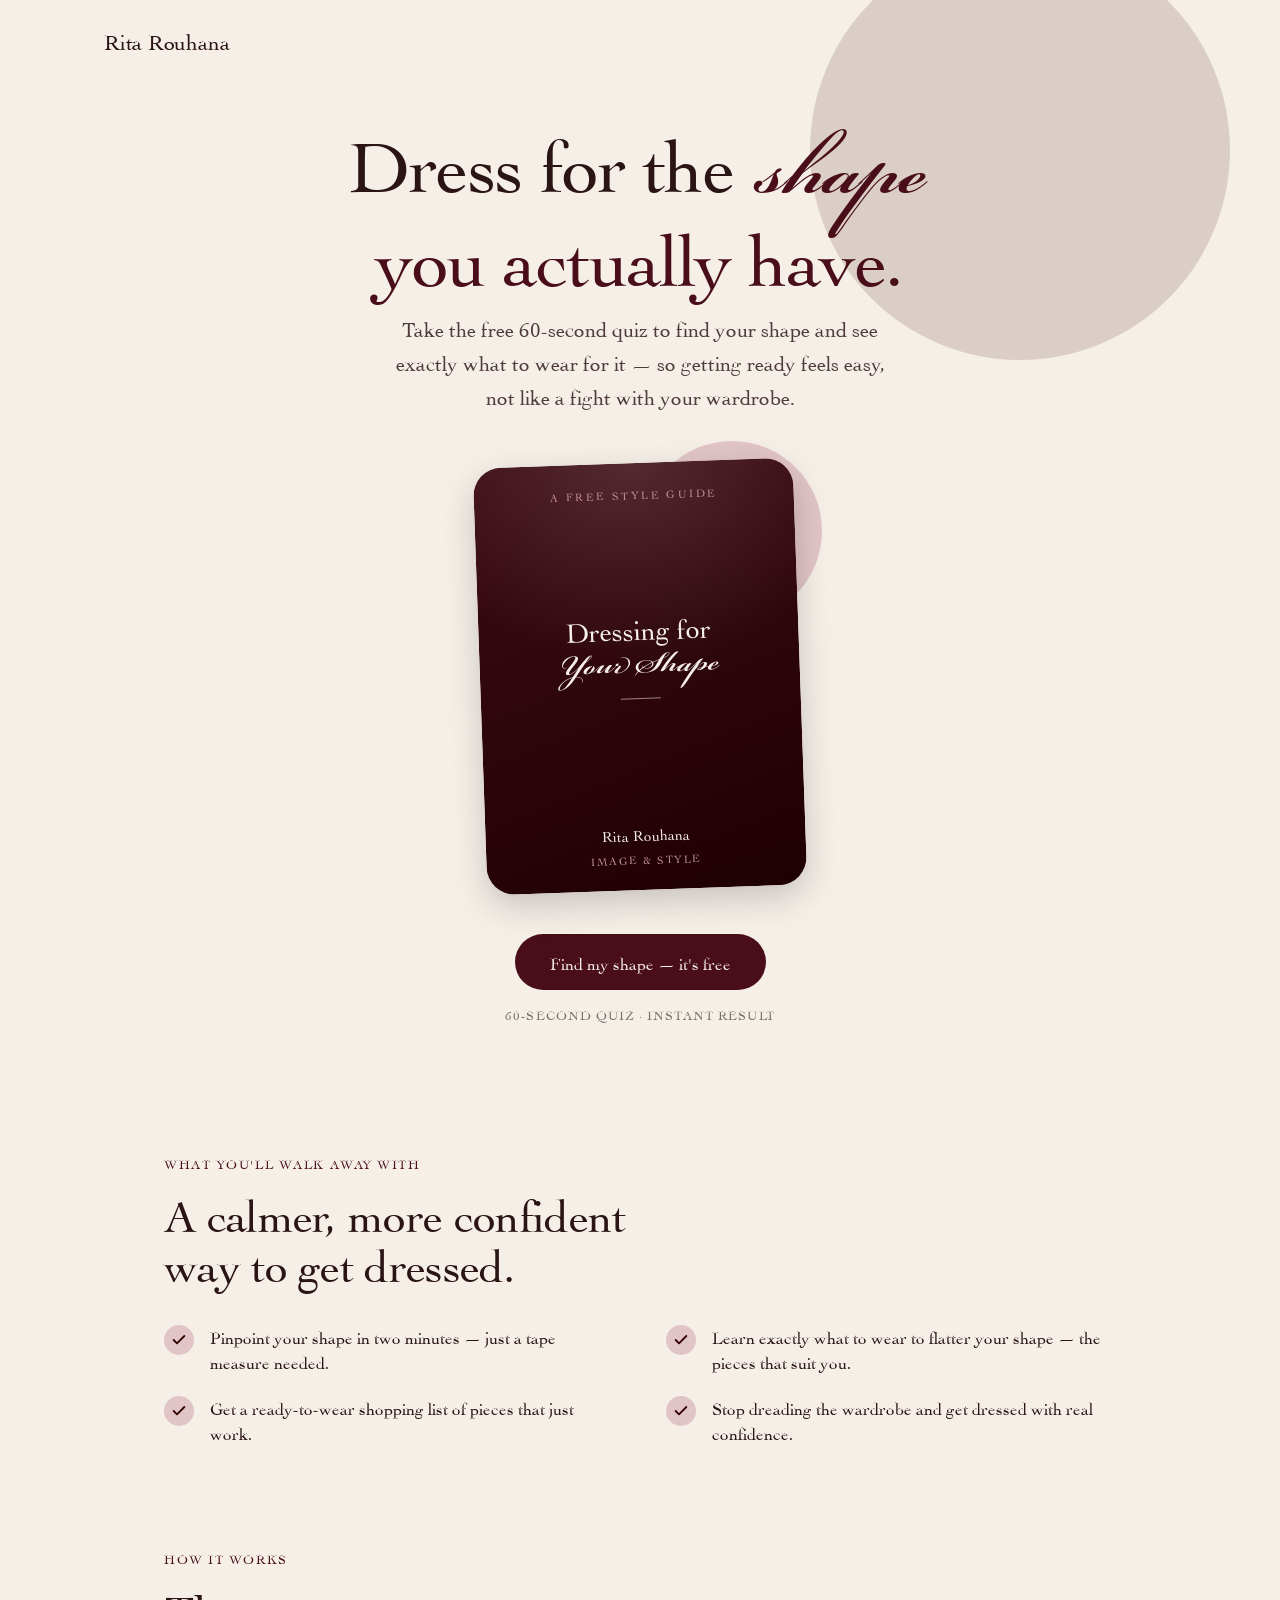
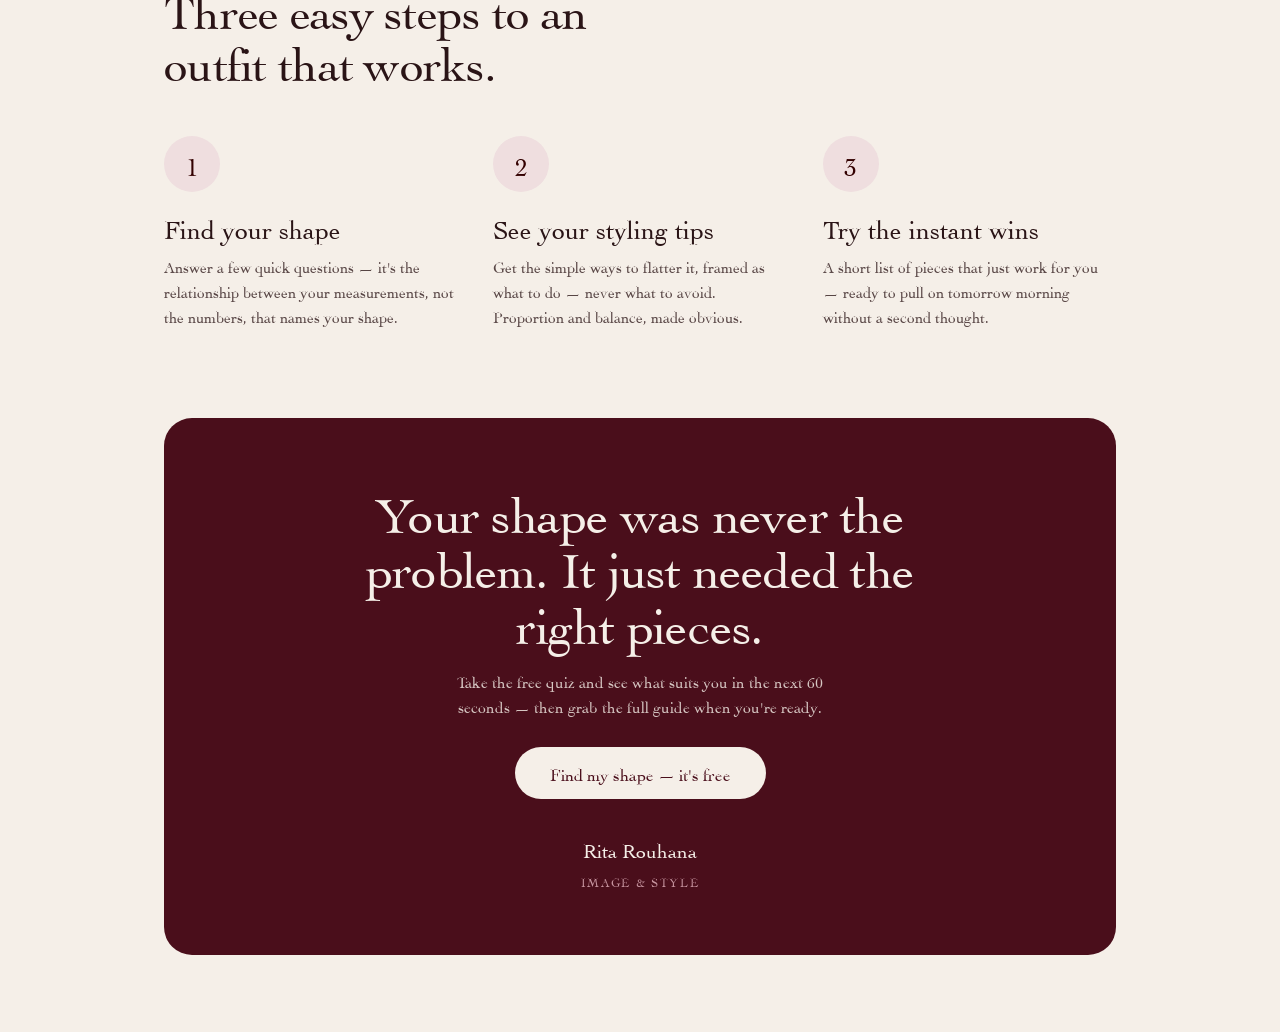
<file: index.html>
<!DOCTYPE html>
<html lang="en">
<head>
<meta charset="utf-8">
<meta name="viewport" content="width=device-width, initial-scale=1">
<title>Dressing for Your Shape — Rita Rouhana</title>
<meta name="description" content="Take the free 60-second quiz to discover your body shape and exactly what to wear for it — from Rita Rouhana, Image &amp; Style.">
<meta property="og:title" content="Dressing for Your Shape — Rita Rouhana">
<meta property="og:description" content="Take the free 60-second quiz to discover your body shape and exactly what to wear for it — from Rita Rouhana, Image &amp; Style.">
<meta property="og:type" content="website">
<link rel="preload" href="fonts/cochin.woff2" as="font" type="font/woff2" crossorigin>
<link rel="stylesheet" href="assets/app.css">
<!-- Integrations (fill ids in assets/config.js). Loaded early so tags fire on every page. -->
<script src="assets/config.js"></script>
<script src="assets/analytics.js"></script>
</head>
<body>

  <nav class="nav">
    <span class="nav-brand">Rita Rouhana</span>
    <span class="nav-sub">Image &amp; Style</span>
  </nav>

  <section style="position: relative; max-width: 820px; margin: 0 auto; padding: clamp(16px, 3vw, 40px) clamp(20px, 5vw, 48px) clamp(44px, 6vw, 80px); text-align: center;">
    <div style="position: absolute; right: -180px; top: -140px; width: 420px; height: 420px; border-radius: 50%; background: var(--color-accent-2-200); z-index: 0; pointer-events: none;"></div>
    <div style="position: relative; z-index: 1;">
      <h1 style="font-family: var(--font-heading); font-weight: 400; font-size: clamp(44px, 6.2vw, 74px); line-height: 1.05; letter-spacing: -0.02em; margin: 0;">
        <span class="display-line">Dress for the <span class="script" style="font-size: 1.5em; line-height: 0.7; color: var(--color-accent); padding: 0 0.06em;">shape</span></span>
        <span class="display-line" style="color: var(--color-accent);">you actually have.</span>
      </h1>
      <p style="font-size: clamp(17px, 1.8vw, 21px); line-height: 1.6; max-width: 46ch; margin: 22px auto 0; color: color-mix(in srgb, var(--color-text) 82%, transparent);">
        Take the free 60-second quiz to find your shape and see exactly what to wear for it — so getting ready feels easy, not like a fight with your wardrobe.
      </p>
      <div style="width: 100%; max-width: 320px; margin: clamp(36px, 4vw, 52px) auto 0;">
        <div style="position: relative;">
          <div style="position: absolute; inset: -22px -22px auto auto; width: 180px; height: 180px; border-radius: 50%; background: var(--color-accent-200); z-index: 0;"></div>
          <figure class="cover" style="position: relative; z-index: 1; border-radius: var(--radius-lg); overflow: hidden; box-shadow: var(--shadow-lg); aspect-ratio: 3 / 4; transform: rotate(-2deg); display: flex; flex-direction: column; justify-content: space-between; text-align: center; color: #F5EFE8; padding: clamp(22px, 6%, 34px); background: radial-gradient(120% 80% at 50% 0%, color-mix(in srgb, #F5EFE8 14%, transparent), transparent 60%), linear-gradient(160deg, var(--color-accent-600), var(--color-accent-900));">
            <span style="font-size: 11px; letter-spacing: 0.22em; text-transform: uppercase; color: var(--color-accent-300);">A Free Style Guide</span>
            <div>
              <h2 style="font-family: var(--font-heading); font-weight: 400; font-size: clamp(28px, 12%, 40px); line-height: 1.12; margin: 0;">Dressing for<span class="script" style="display:block; font-size: 1.55em; line-height: 0.9; color: #F5EFE8; margin-top: 0.06em;">Your Shape</span></h2>
              <span style="display:block; width: 40px; height: 1px; margin: 14px auto; background: color-mix(in srgb, #F5EFE8 55%, transparent);"></span>
            </div>
            <div>
              <div style="font-family: var(--font-heading); font-size: 15px;">Rita Rouhana</div>
              <div style="font-size: 11px; letter-spacing: 0.14em; text-transform: uppercase; color: var(--color-accent-300); margin-top: 4px;">Image &amp; Style</div>
            </div>
          </figure>
        </div>
      </div>
      <div style="display: flex; flex-direction: column; align-items: center; gap: 14px; margin-top: clamp(32px, 4vw, 44px);">
        <button type="button" data-open-form class="btn btn-primary" style="min-height: 56px;">Find my shape — it's free</button>
        <span style="font-size: 13px; letter-spacing: 0.08em; text-transform: uppercase; color: color-mix(in srgb, var(--color-text) 60%, transparent);">60-second quiz · Instant result</span>
      </div>
    </div>
  </section>

  <section class="wrap" style="padding-block: clamp(28px, 4vw, 52px);">
    <span class="kicker" style="margin-bottom: 12px;">What you'll walk away with</span>
    <h2 style="font-family: var(--font-heading); font-weight: 400; font-size: clamp(30px, 3.6vw, 46px); line-height: 1.08; letter-spacing: -0.015em; margin: 0 0 clamp(28px, 3vw, 40px); max-width: 22ch;">A calmer, more confident way to get dressed.</h2>
    <ul style="list-style: none; padding: 0; margin: 0; display: grid; grid-template-columns: repeat(2, minmax(0, 1fr)); gap: 20px clamp(28px, 4vw, 56px);">
      <li style="display: flex; align-items: flex-start; gap: 16px; font-size: 17px; line-height: 1.5;">
        <span style="flex: none; width: 30px; height: 30px; border-radius: 50%; background: var(--color-accent-200); display: flex; align-items: center; justify-content: center; margin-top: 1px;"><svg width="16" height="16" viewBox="0 0 24 24" fill="none" stroke="var(--color-accent-700)" stroke-width="2.75" stroke-linecap="round" stroke-linejoin="round"><path d="M20 6 9 17l-5-5"/></svg></span>
        <span>Pinpoint your shape in two minutes — just a tape measure needed.</span>
      </li>
      <li style="display: flex; align-items: flex-start; gap: 16px; font-size: 17px; line-height: 1.5;">
        <span style="flex: none; width: 30px; height: 30px; border-radius: 50%; background: var(--color-accent-200); display: flex; align-items: center; justify-content: center; margin-top: 1px;"><svg width="16" height="16" viewBox="0 0 24 24" fill="none" stroke="var(--color-accent-700)" stroke-width="2.75" stroke-linecap="round" stroke-linejoin="round"><path d="M20 6 9 17l-5-5"/></svg></span>
        <span>Learn exactly what to wear to flatter your shape — the pieces that suit you.</span>
      </li>
      <li style="display: flex; align-items: flex-start; gap: 16px; font-size: 17px; line-height: 1.5;">
        <span style="flex: none; width: 30px; height: 30px; border-radius: 50%; background: var(--color-accent-200); display: flex; align-items: center; justify-content: center; margin-top: 1px;"><svg width="16" height="16" viewBox="0 0 24 24" fill="none" stroke="var(--color-accent-700)" stroke-width="2.75" stroke-linecap="round" stroke-linejoin="round"><path d="M20 6 9 17l-5-5"/></svg></span>
        <span>Get a ready-to-wear shopping list of pieces that just work.</span>
      </li>
      <li style="display: flex; align-items: flex-start; gap: 16px; font-size: 17px; line-height: 1.5;">
        <span style="flex: none; width: 30px; height: 30px; border-radius: 50%; background: var(--color-accent-200); display: flex; align-items: center; justify-content: center; margin-top: 1px;"><svg width="16" height="16" viewBox="0 0 24 24" fill="none" stroke="var(--color-accent-700)" stroke-width="2.75" stroke-linecap="round" stroke-linejoin="round"><path d="M20 6 9 17l-5-5"/></svg></span>
        <span>Stop dreading the wardrobe and get dressed with real confidence.</span>
      </li>
    </ul>
  </section>

  <section class="wrap" style="padding-block: clamp(28px, 4vw, 56px);">
    <span class="kicker" style="margin-bottom: 12px;">How it works</span>
    <h2 style="font-family: var(--font-heading); font-weight: 400; font-size: clamp(32px, 3.8vw, 48px); line-height: 1.08; letter-spacing: -0.015em; margin: 0; max-width: 20ch;">Three easy steps to an outfit that works.</h2>
    <div style="display: grid; grid-template-columns: repeat(3, minmax(0, 1fr)); gap: clamp(20px, 3vw, 36px); margin-top: clamp(32px, 4vw, 52px);">
      <div>
        <div style="width: 56px; height: 56px; border-radius: 50%; background: var(--color-accent-100); display: flex; align-items: center; justify-content: center; font-family: var(--font-heading); font-size: 26px; color: var(--color-accent-700); margin-bottom: 20px;">1</div>
        <h3 style="font-family: var(--font-heading); font-weight: 400; font-size: 26px; line-height: 1.15; margin: 0;">Find your shape</h3>
        <p style="font-size: 15.5px; line-height: 1.6; color: color-mix(in srgb, var(--color-text) 78%, transparent); margin: 12px 0 0;">Answer a few quick questions — it's the relationship between your measurements, not the numbers, that names your shape.</p>
      </div>
      <div>
        <div style="width: 56px; height: 56px; border-radius: 50%; background: var(--color-accent-100); display: flex; align-items: center; justify-content: center; font-family: var(--font-heading); font-size: 26px; color: var(--color-accent-700); margin-bottom: 20px;">2</div>
        <h3 style="font-family: var(--font-heading); font-weight: 400; font-size: 26px; line-height: 1.15; margin: 0;">See your styling tips</h3>
        <p style="font-size: 15.5px; line-height: 1.6; color: color-mix(in srgb, var(--color-text) 78%, transparent); margin: 12px 0 0;">Get the simple ways to flatter it, framed as what to do — never what to avoid. Proportion and balance, made obvious.</p>
      </div>
      <div>
        <div style="width: 56px; height: 56px; border-radius: 50%; background: var(--color-accent-100); display: flex; align-items: center; justify-content: center; font-family: var(--font-heading); font-size: 26px; color: var(--color-accent-700); margin-bottom: 20px;">3</div>
        <h3 style="font-family: var(--font-heading); font-weight: 400; font-size: 26px; line-height: 1.15; margin: 0;">Try the instant wins</h3>
        <p style="font-size: 15.5px; line-height: 1.6; color: color-mix(in srgb, var(--color-text) 78%, transparent); margin: 12px 0 0;">A short list of pieces that just work for you — ready to pull on tomorrow morning without a second thought.</p>
      </div>
    </div>
  </section>

  <section class="wrap" style="padding-block: clamp(20px, 3vw, 40px) clamp(48px, 6vw, 88px);">
    <div style="background: var(--color-accent); color: #F5EFE8; border-radius: var(--radius-lg); padding: clamp(32px, 5vw, 64px); text-align: center;">
      <h2 style="font-family: var(--font-heading); font-weight: 400; font-size: clamp(32px, 4vw, 52px); line-height: 1.08; letter-spacing: -0.015em; margin: 0 auto; max-width: 22ch;">Your shape was never the problem. It just needed the right pieces.</h2>
      <p style="font-size: 16px; line-height: 1.6; color: color-mix(in srgb, #F5EFE8 82%, transparent); margin: 20px auto 0; max-width: 52ch;">Take the free quiz and see what suits you in the next 60 seconds — then grab the full guide when you're ready.</p>
      <button type="button" data-open-form class="btn btn-primary" style="margin-top: 28px; background: #F5EFE8; color: var(--color-accent);">Find my shape — it's free</button>
      <p style="font-family: var(--font-heading); font-size: 20px; margin: 34px 0 0;">Rita Rouhana</p>
      <p style="font-size: 12px; letter-spacing: 0.14em; text-transform: uppercase; color: var(--color-accent-300); margin: 6px 0 0;">Image &amp; Style</p>
    </div>
  </section>

  <div id="form-overlay" hidden class="overlay quiz-overlay">
    <div class="dialog quiz-dialog" role="dialog" aria-modal="true" aria-labelledby="quiz-title">
      <header class="quiz-top">
        <span class="quiz-brand">Rita Rouhana<span class="quiz-brand-sub">Image &amp; Style</span></span>
        <button type="button" data-close-form aria-label="Exit quiz" class="quiz-exit"><svg width="18" height="18" viewBox="0 0 24 24" fill="none" stroke="currentColor" stroke-width="2.5" stroke-linecap="round" stroke-linejoin="round"><path d="M18 6 6 18"/><path d="m6 6 12 12"/></svg></button>
      </header>
      <div class="quiz-progress-row">
        <div class="quiz-bar"><span class="quiz-bar-fill" id="quiz-progress"></span></div>
        <span class="quiz-steplabel" id="quiz-steplabel" aria-live="polite">Step 1 of 4</span>
      </div>

      <div class="quiz">
        <div class="quiz-stage">
          <div class="quiz-figure">
            <div class="quiz-sil" id="quiz-sil"></div>
            <p class="quiz-hint" id="quiz-hint">Shape it to match you</p>
          </div>

          <div class="quiz-steps">
            <div class="quiz-step" data-step="1">
              <span class="quiz-kicker">Find your shape</span>
              <h2 id="quiz-title" class="quiz-h">Your shoulders</h2>
              <p class="quiz-sub">How broad are your shoulders and bust? Slide until the figure looks like you.</p>
              <input type="range" class="range" id="sl-sh" min="0" max="100" value="50" aria-label="Shoulder width" />
              <div class="range-ends"><span>Narrow</span><span>Broad</span></div>
              <div class="quiz-nav"><span></span><button type="button" class="btn btn-primary" data-next>Next</button></div>
            </div>

            <div class="quiz-step" data-step="2" hidden>
              <span class="quiz-kicker">Find your shape</span>
              <h2 class="quiz-h">Your waist</h2>
              <p class="quiz-sub">How defined is your waist compared with your shoulders and hips?</p>
              <input type="range" class="range" id="sl-wa" min="0" max="100" value="50" aria-label="Waist width" />
              <div class="range-ends"><span>Very defined</span><span>Straight / full</span></div>
              <div class="quiz-nav"><button type="button" class="btn btn-secondary" data-back>Back</button><button type="button" class="btn btn-primary" data-next>Next</button></div>
            </div>

            <div class="quiz-step" data-step="3" hidden>
              <span class="quiz-kicker">Find your shape</span>
              <h2 class="quiz-h">Your hips</h2>
              <p class="quiz-sub">How wide are your hips and seat?</p>
              <input type="range" class="range" id="sl-hi" min="0" max="100" value="50" aria-label="Hip width" />
              <div class="range-ends"><span>Narrow</span><span>Wide</span></div>
              <div class="quiz-nav"><button type="button" class="btn btn-secondary" data-back>Back</button><button type="button" class="btn btn-primary" data-next>Next</button></div>
            </div>

            <div class="quiz-step" data-step="4" hidden>
              <span class="quiz-kicker">Last step</span>
              <h2 class="quiz-h">Where should I send your result?</h2>
              <p class="quiz-sub">Your shape and starter guide land in your inbox in seconds.</p>
              <div class="quiz-readout" id="quiz-readout" aria-hidden="true"></div>
              <form id="optin-form" style="display: grid; gap: 12px; margin-top: 16px;">
                <div class="field"><label for="f-name">First name</label><input class="input" id="f-name" name="name" type="text" required placeholder="Rita" autocomplete="given-name" /></div>
                <div class="field"><label for="f-email">Email address</label><input class="input" id="f-email" name="email" type="email" required placeholder="you@example.com" autocomplete="email" /></div>
                <div class="field"><label for="f-phone">Phone number</label><div class="phone-row"><input class="input phone-cc" id="f-cc" name="country_code" type="text" inputmode="tel" required placeholder="+…" aria-label="Country dialing code" autocomplete="tel-country-code" /><input class="input phone-num" id="f-phone" name="phone" type="tel" required placeholder="70 000 000" autocomplete="tel-national" /></div></div>
                <div class="field"><label for="f-insta">Instagram account</label><input class="input" id="f-insta" name="instagram" type="text" required placeholder="@yourhandle" /></div>
                <input type="hidden" name="shape" id="shape-input" />
                <input type="hidden" name="country" id="country-input" />
                <div class="quiz-nav" style="margin-top: 4px;"><button type="button" class="btn btn-secondary" data-back>Back</button><button type="submit" class="btn btn-primary">Show me my result</button></div>
                <p style="font-size: 13px; line-height: 1.5; text-align: center; color: color-mix(in srgb, var(--color-text) 62%, transparent); margin: 2px 0 0;">One warm email a week. Unsubscribe any time.</p>
              </form>
            </div>
          </div>
        </div>
      </div>
    </div>
  </div>

  <script src="assets/shapes-data.js"></script>
  <script src="assets/app.js"></script>
</body>
</html>
</file>
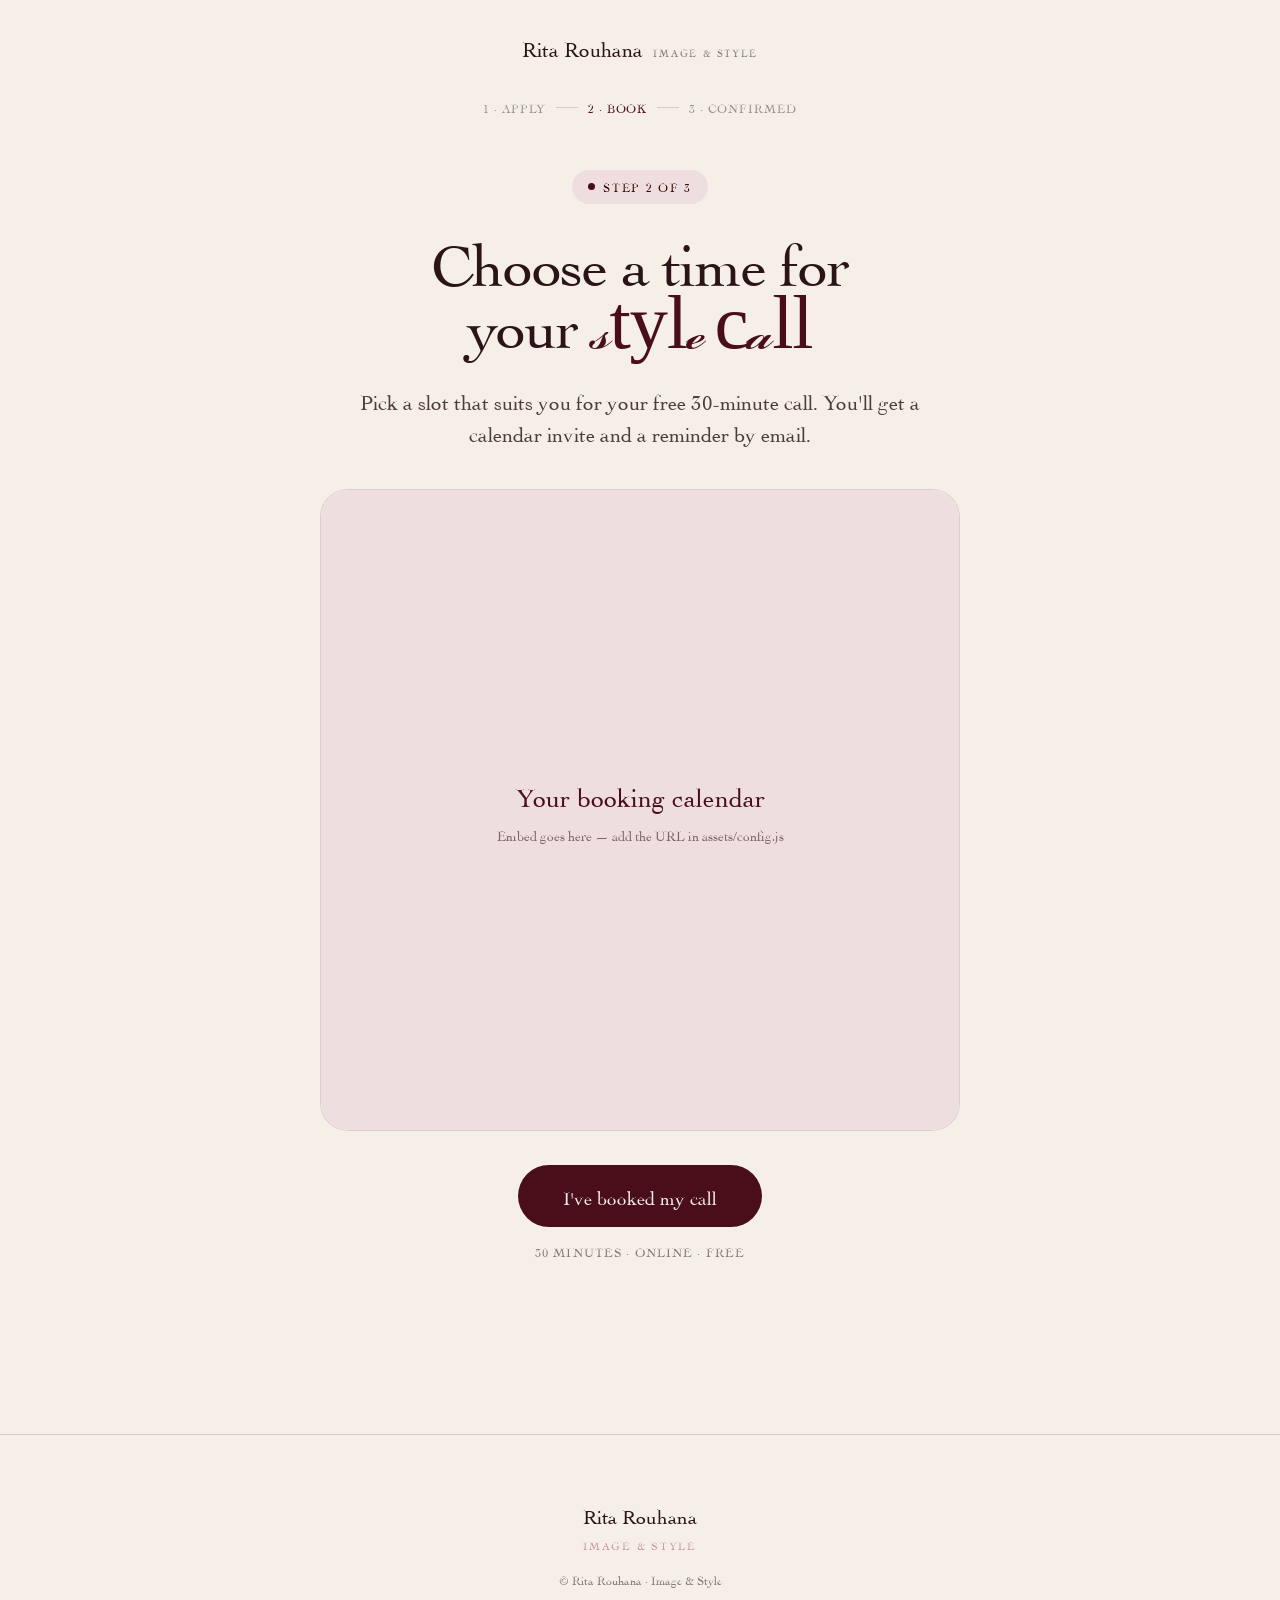
<file: calendar.html>
<!DOCTYPE html>
<html lang="en">
<head>
<meta charset="utf-8">
<meta name="viewport" content="width=device-width, initial-scale=1">
<title>Book your free style call — Rita Rouhana</title>
<meta name="description" content="Pick a time for your free 30-minute style call with Rita Rouhana.">
<meta property="og:type" content="website">
<link rel="preload" href="fonts/cochin.woff2" as="font" type="font/woff2" crossorigin>
<link rel="stylesheet" href="assets/app.css">
<link rel="stylesheet" href="assets/vsl.css">
<script src="assets/config.js"></script>
<script src="assets/analytics.js"></script>
</head>
<body data-funnel="calendar">

  <nav class="fn-nav"><span class="fn-brand">Rita Rouhana</span><span class="fn-brand-sub">Image &amp; Style</span></nav>

  <main class="fn fn-narrow">
    <div class="fn-steps">
      <span class="st">1 · Apply</span><span class="sep"></span>
      <span class="st on">2 · Book</span><span class="sep"></span>
      <span class="st">3 · Confirmed</span>
    </div>

    <section class="fn-hero">
      <span class="fn-flag"><span class="dot"></span> Step 2 of 3</span>
      <h1 class="fn-h1">Choose a time for your <span class="script">style call</span></h1>
      <p class="fn-sub">Pick a slot that suits you for your free 30-minute call. You'll get a calendar invite and a reminder by email.</p>
    </section>

    <section class="fn-section" style="padding-top: clamp(24px,4vw,40px);">
      <!-- funnel.js drops the booking calendar embed here from RITA_CONFIG.calendarUrl -->
      <div class="embed-frame" id="calendar-embed"></div>
      <div class="fn-cta-row">
        <a class="btn btn-cta" href="thank-you.html" data-analytics="calendar-done">I've booked my call</a>
        <p class="fn-microcopy">30 minutes · Online · Free</p>
      </div>
    </section>
  </main>

  <footer class="fn-foot">
    <div class="name">Rita Rouhana</div><div class="sub">Image &amp; Style</div>
    <p class="copy">© Rita Rouhana · Image &amp; Style</p>
  </footer>

  <script src="assets/funnel.js"></script>
</body>
</html>
</file>
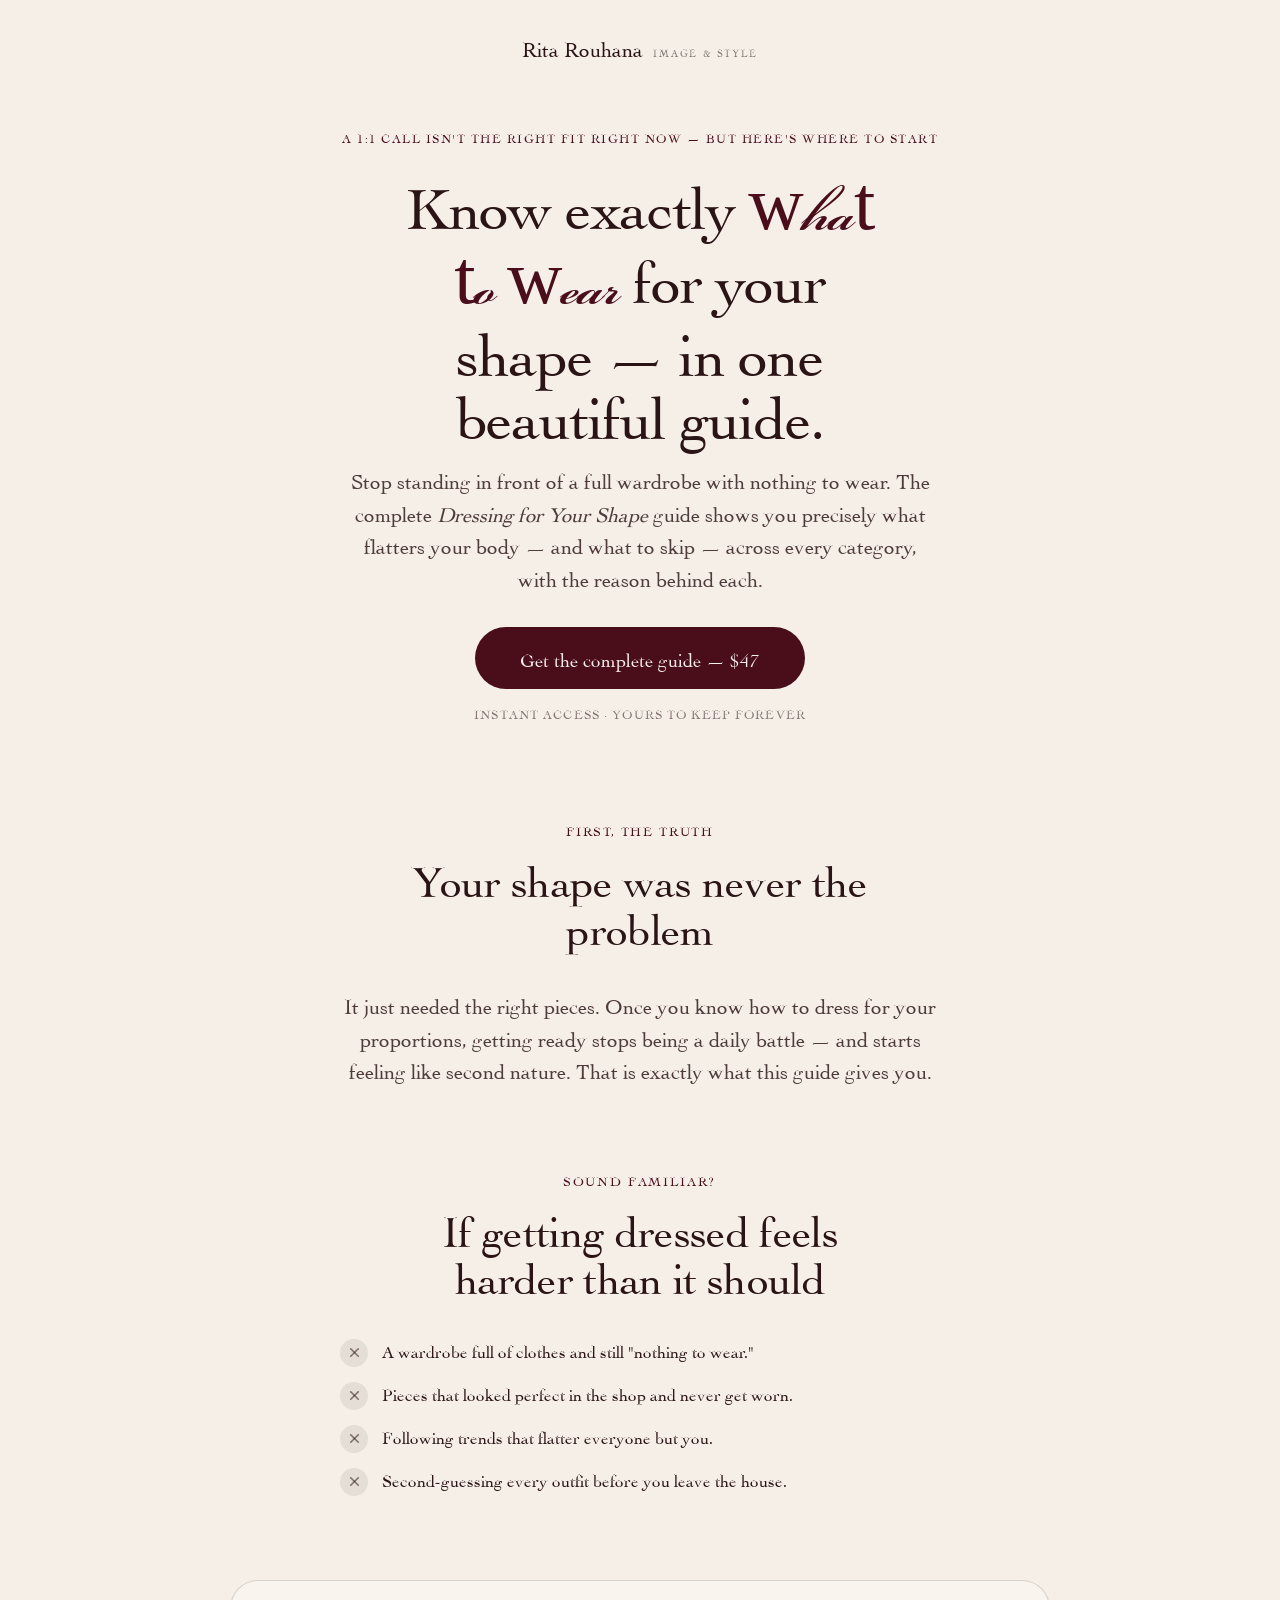
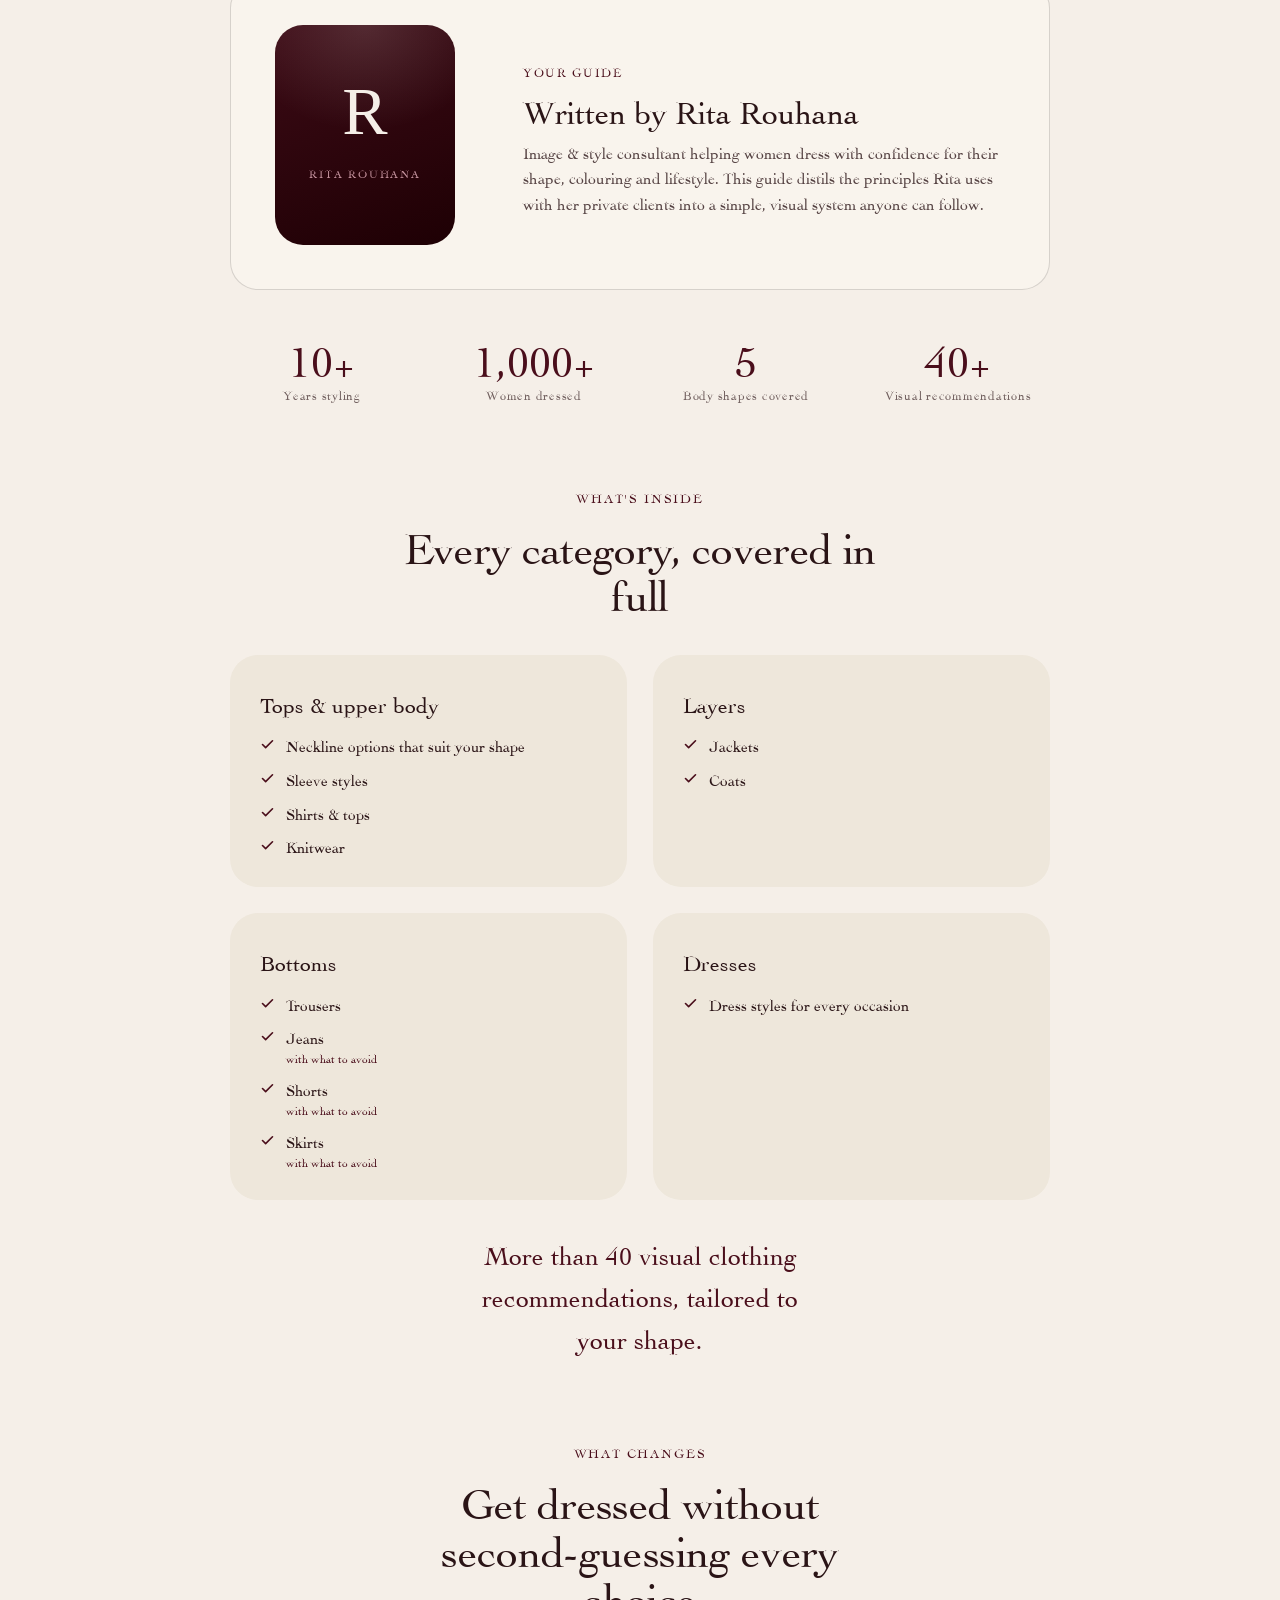
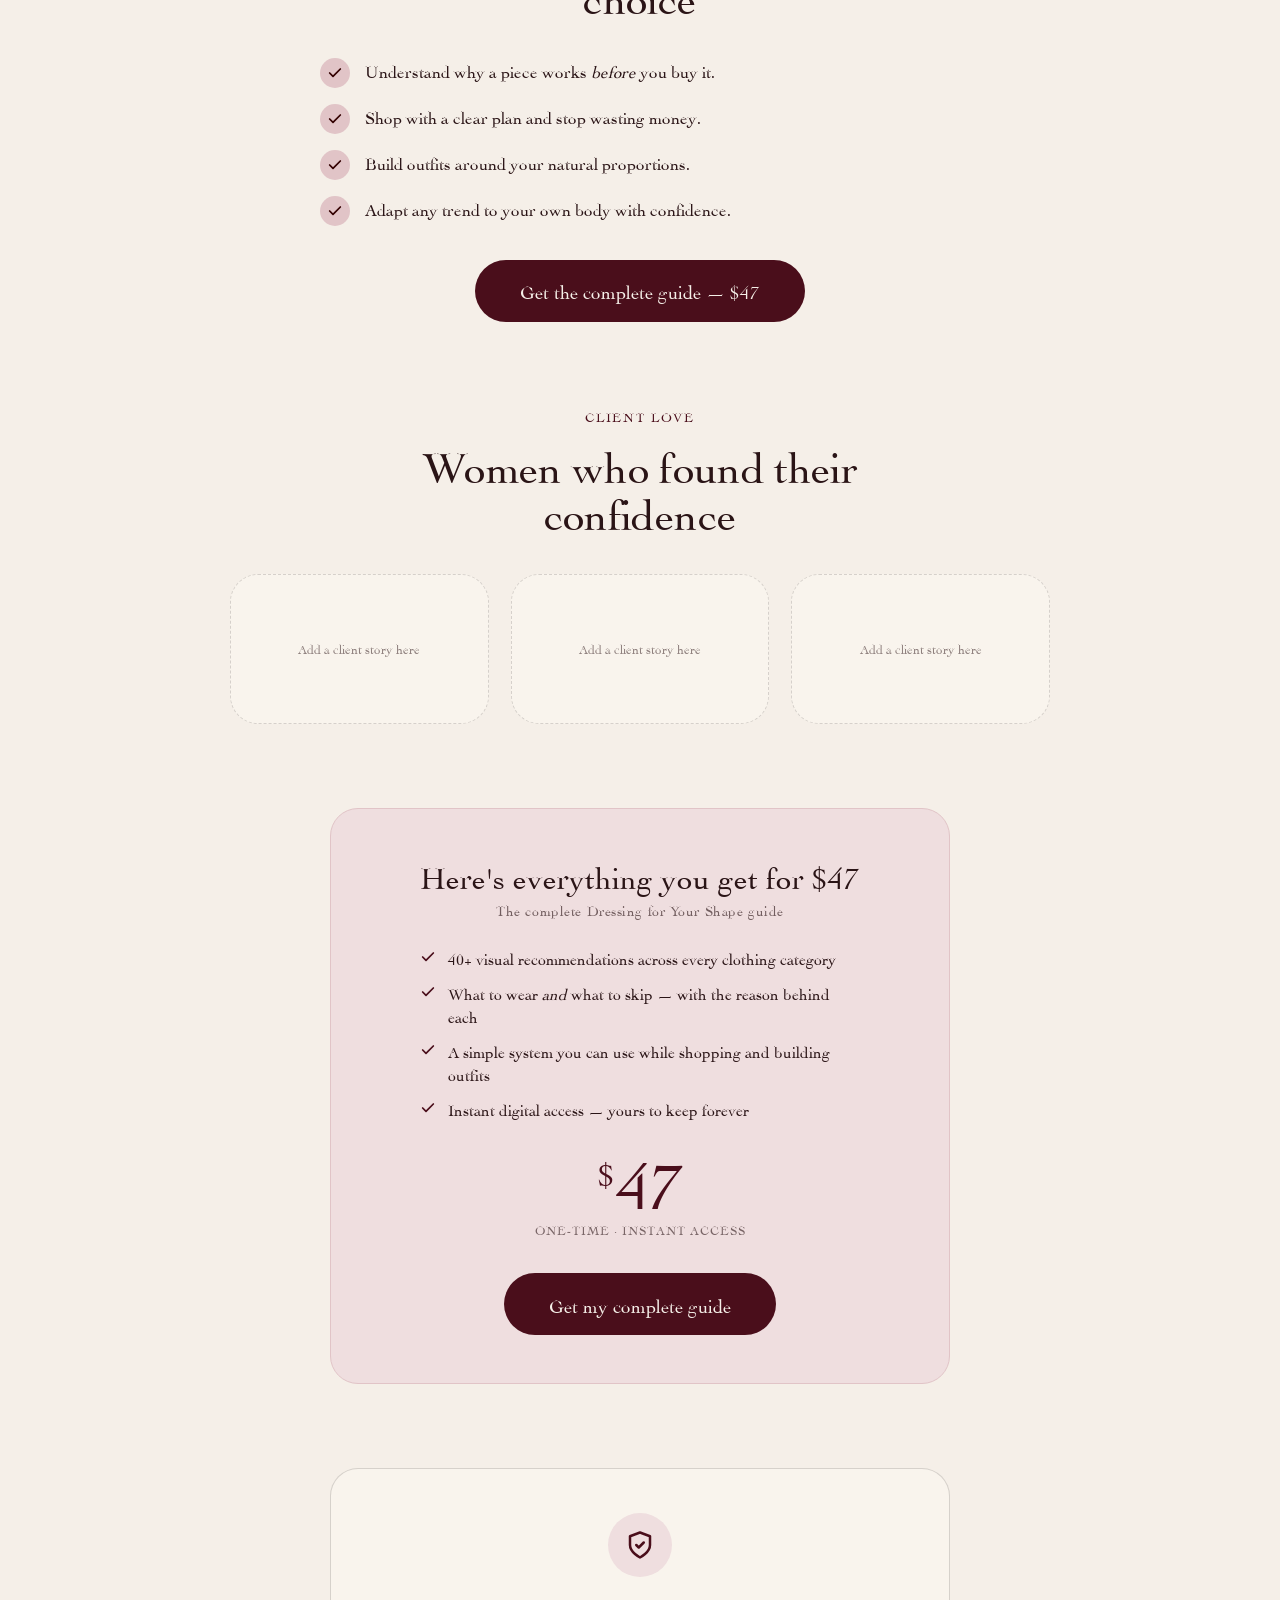
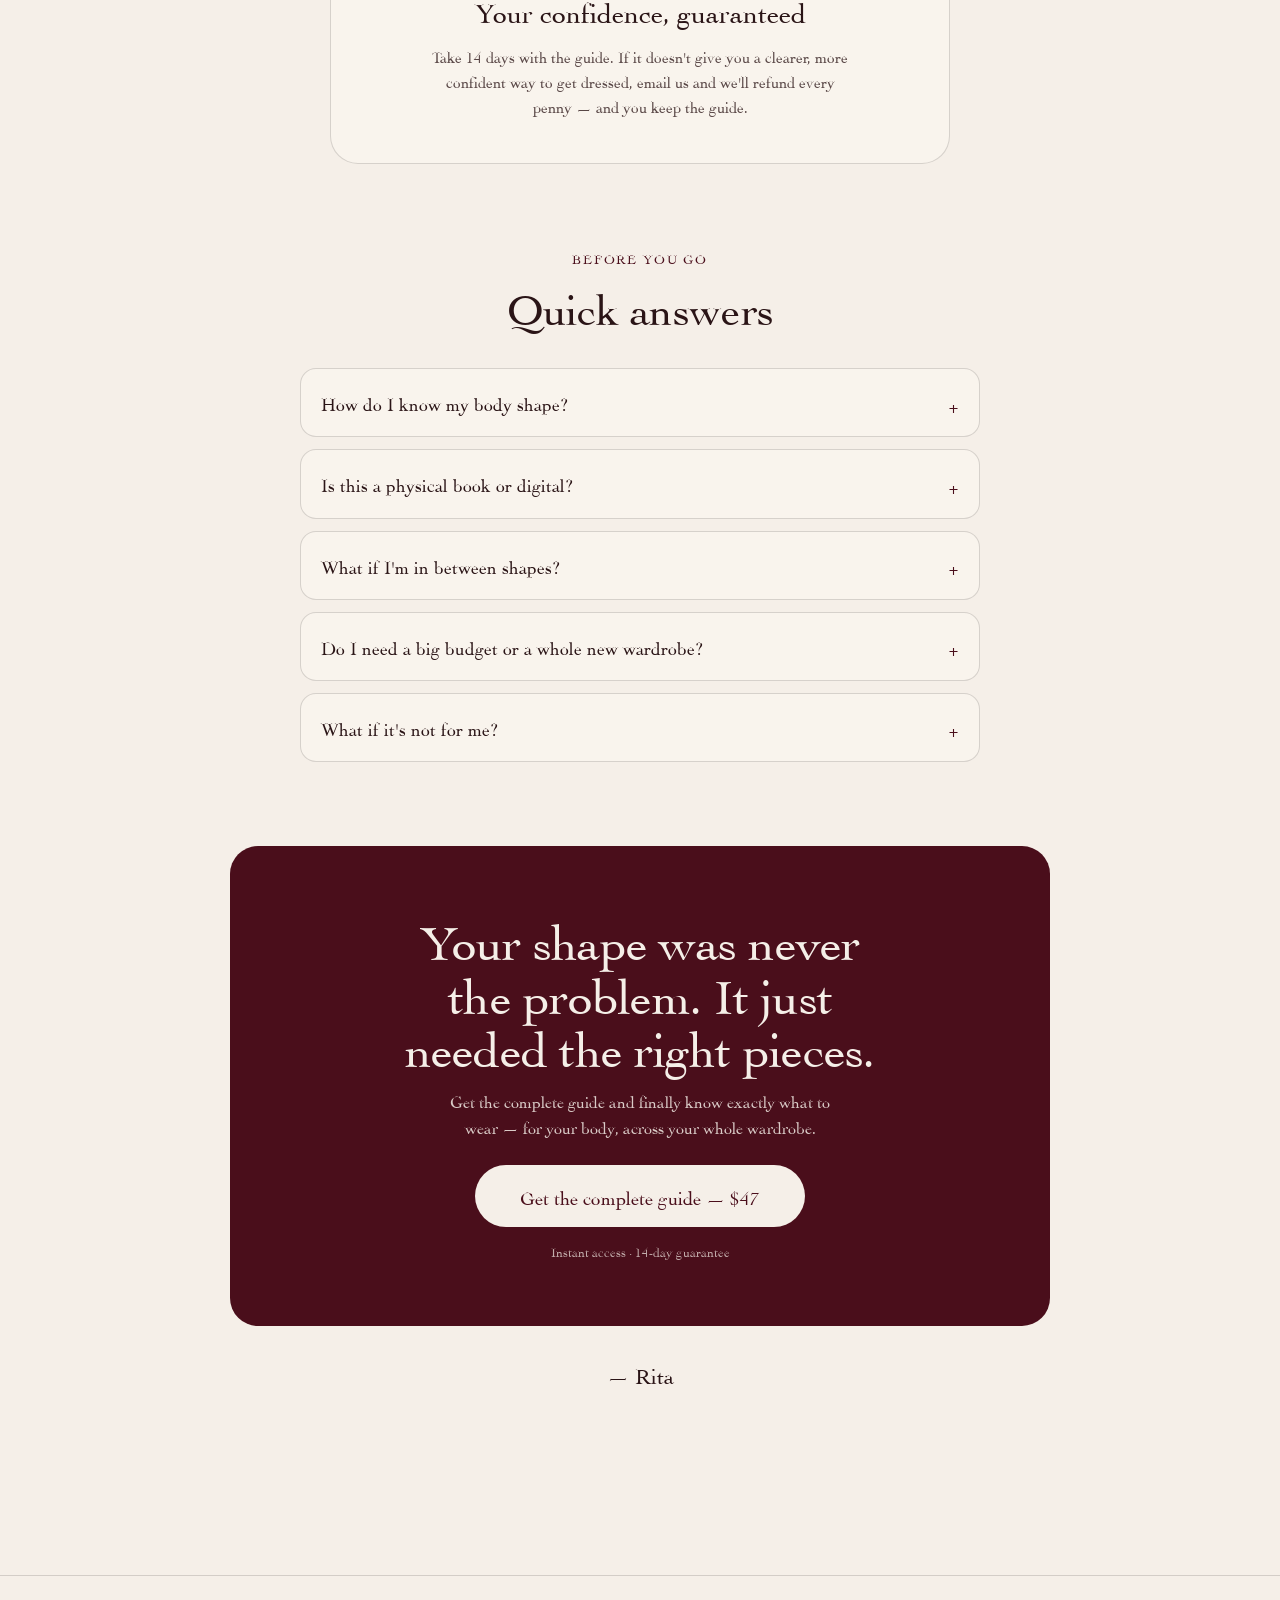
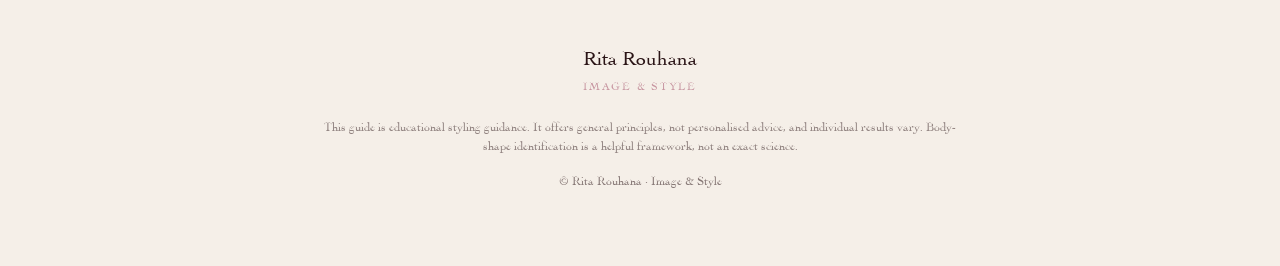
<file: guide.html>
<!DOCTYPE html>
<html lang="en">
<head>
<meta charset="utf-8">
<meta name="viewport" content="width=device-width, initial-scale=1">
<title>The Complete Dressing for Your Shape Guide — $47 · Rita Rouhana</title>
<meta name="description" content="The complete Dressing for Your Shape guide — exactly what to wear, and what to skip, for your body across every category. Instant access, $47.">
<meta property="og:title" content="The Complete Dressing for Your Shape Guide — Rita Rouhana">
<meta property="og:description" content="Exactly what to wear for your shape, across every category. Instant access, $47.">
<meta property="og:type" content="website">
<link rel="preload" href="fonts/cochin.woff2" as="font" type="font/woff2" crossorigin>
<link rel="stylesheet" href="assets/app.css">
<link rel="stylesheet" href="assets/vsl.css">
<script src="assets/config.js"></script>
<script src="assets/analytics.js"></script>
</head>
<body data-funnel="guide">

  <nav class="fn-nav"><span class="fn-brand">Rita Rouhana</span><span class="fn-brand-sub">Image &amp; Style</span></nav>

  <main class="fn">
    <!-- Hero -->
    <section class="fn-hero">
      <p class="fn-oneoff">A 1:1 call isn't the right fit right now — but here's where to start</p>
      <h1 class="fn-h1">Know exactly <span class="script">what to wear</span> for your shape — in one beautiful guide.</h1>
      <p class="fn-sub">Stop standing in front of a full wardrobe with nothing to wear. The complete <em>Dressing for Your Shape</em> guide shows you precisely what flatters your body — and what to skip — across every category, with the reason behind each.</p>
      <div class="fn-cta-row">
        <a class="btn btn-cta" data-checkout href="#" data-analytics="guide-cta-hero">Get the complete guide — $47</a>
        <p class="fn-microcopy">Instant access · Yours to keep forever</p>
      </div>
    </section>

    <!-- Belief -->
    <section class="fn-section">
      <span class="fn-kicker">First, the truth</span>
      <h2 class="fn-h2">Your shape was never the problem</h2>
      <p class="fn-sub" style="text-align:center">It just needed the right pieces. Once you know how to dress for your proportions, getting ready stops being a daily battle — and starts feeling like second nature. That is exactly what this guide gives you.</p>
    </section>

    <!-- Problem -->
    <section class="fn-section">
      <span class="fn-kicker">Sound familiar?</span>
      <h2 class="fn-h2">If getting dressed feels harder than it should</h2>
      <ul class="pain-list">
        <li><span class="x"><svg width="15" height="15" viewBox="0 0 24 24" fill="none" stroke="currentColor" stroke-width="2.6" stroke-linecap="round" stroke-linejoin="round"><path d="M18 6 6 18"/><path d="m6 6 12 12"/></svg></span><span>A wardrobe full of clothes and still "nothing to wear."</span></li>
        <li><span class="x"><svg width="15" height="15" viewBox="0 0 24 24" fill="none" stroke="currentColor" stroke-width="2.6" stroke-linecap="round" stroke-linejoin="round"><path d="M18 6 6 18"/><path d="m6 6 12 12"/></svg></span><span>Pieces that looked perfect in the shop and never get worn.</span></li>
        <li><span class="x"><svg width="15" height="15" viewBox="0 0 24 24" fill="none" stroke="currentColor" stroke-width="2.6" stroke-linecap="round" stroke-linejoin="round"><path d="M18 6 6 18"/><path d="m6 6 12 12"/></svg></span><span>Following trends that flatter everyone but you.</span></li>
        <li><span class="x"><svg width="15" height="15" viewBox="0 0 24 24" fill="none" stroke="currentColor" stroke-width="2.6" stroke-linecap="round" stroke-linejoin="round"><path d="M18 6 6 18"/><path d="m6 6 12 12"/></svg></span><span>Second-guessing every outfit before you leave the house.</span></li>
      </ul>
    </section>

    <!-- Authority -->
    <section class="fn-section">
      <div class="fn-authority">
        <div class="fn-mono"><span class="m-mark">R</span><span class="m-name">Rita Rouhana</span></div>
        <div>
          <span class="fn-auth-eyebrow">Your guide</span>
          <h2 class="fn-auth-h">Written by Rita Rouhana</h2>
          <!-- EDIT: replace with Rita's real bio -->
          <p class="fn-auth-p">Image &amp; style consultant helping women dress with confidence for their shape, colouring and lifestyle. This guide distils the principles Rita uses with her private clients into a simple, visual system anyone can follow.</p>
        </div>
      </div>
      <!-- EDIT: replace the numbers below with Rita's real figures -->
      <div class="fn-stats">
        <div class="fn-stat"><div class="n">10+</div><div class="l">Years styling</div></div>
        <div class="fn-stat"><div class="n">1,000+</div><div class="l">Women dressed</div></div>
        <div class="fn-stat"><div class="n">5</div><div class="l">Body shapes covered</div></div>
        <div class="fn-stat"><div class="n">40+</div><div class="l">Visual recommendations</div></div>
      </div>
    </section>

    <!-- What's inside -->
    <section class="fn-section">
      <span class="fn-kicker">What's inside</span>
      <h2 class="fn-h2">Every category, covered in full</h2>
      <div class="gc-groups">
        <div class="gc-group"><h3 class="gc-group-h">Tops &amp; upper body</h3><ul class="gc-list">
          <li><svg width="15" height="15" viewBox="0 0 24 24" fill="none" stroke="currentColor" stroke-width="2.6" stroke-linecap="round" stroke-linejoin="round"><path d="M20 6 9 17l-5-5"/></svg><span>Neckline options that suit your shape</span></li>
          <li><svg width="15" height="15" viewBox="0 0 24 24" fill="none" stroke="currentColor" stroke-width="2.6" stroke-linecap="round" stroke-linejoin="round"><path d="M20 6 9 17l-5-5"/></svg><span>Sleeve styles</span></li>
          <li><svg width="15" height="15" viewBox="0 0 24 24" fill="none" stroke="currentColor" stroke-width="2.6" stroke-linecap="round" stroke-linejoin="round"><path d="M20 6 9 17l-5-5"/></svg><span>Shirts &amp; tops</span></li>
          <li><svg width="15" height="15" viewBox="0 0 24 24" fill="none" stroke="currentColor" stroke-width="2.6" stroke-linecap="round" stroke-linejoin="round"><path d="M20 6 9 17l-5-5"/></svg><span>Knitwear</span></li>
        </ul></div>
        <div class="gc-group"><h3 class="gc-group-h">Layers</h3><ul class="gc-list">
          <li><svg width="15" height="15" viewBox="0 0 24 24" fill="none" stroke="currentColor" stroke-width="2.6" stroke-linecap="round" stroke-linejoin="round"><path d="M20 6 9 17l-5-5"/></svg><span>Jackets</span></li>
          <li><svg width="15" height="15" viewBox="0 0 24 24" fill="none" stroke="currentColor" stroke-width="2.6" stroke-linecap="round" stroke-linejoin="round"><path d="M20 6 9 17l-5-5"/></svg><span>Coats</span></li>
        </ul></div>
        <div class="gc-group"><h3 class="gc-group-h">Bottoms</h3><ul class="gc-list">
          <li><svg width="15" height="15" viewBox="0 0 24 24" fill="none" stroke="currentColor" stroke-width="2.6" stroke-linecap="round" stroke-linejoin="round"><path d="M20 6 9 17l-5-5"/></svg><span>Trousers</span></li>
          <li><svg width="15" height="15" viewBox="0 0 24 24" fill="none" stroke="currentColor" stroke-width="2.6" stroke-linecap="round" stroke-linejoin="round"><path d="M20 6 9 17l-5-5"/></svg><span>Jeans <span class="gc-flag">with what to avoid</span></span></li>
          <li><svg width="15" height="15" viewBox="0 0 24 24" fill="none" stroke="currentColor" stroke-width="2.6" stroke-linecap="round" stroke-linejoin="round"><path d="M20 6 9 17l-5-5"/></svg><span>Shorts <span class="gc-flag">with what to avoid</span></span></li>
          <li><svg width="15" height="15" viewBox="0 0 24 24" fill="none" stroke="currentColor" stroke-width="2.6" stroke-linecap="round" stroke-linejoin="round"><path d="M20 6 9 17l-5-5"/></svg><span>Skirts <span class="gc-flag">with what to avoid</span></span></li>
        </ul></div>
        <div class="gc-group"><h3 class="gc-group-h">Dresses</h3><ul class="gc-list">
          <li><svg width="15" height="15" viewBox="0 0 24 24" fill="none" stroke="currentColor" stroke-width="2.6" stroke-linecap="round" stroke-linejoin="round"><path d="M20 6 9 17l-5-5"/></svg><span>Dress styles for every occasion</span></li>
        </ul></div>
      </div>
      <p class="gc-value">More than 40 visual clothing recommendations, tailored to your shape.</p>
    </section>

    <!-- What you'll walk away with -->
    <section class="fn-section">
      <span class="fn-kicker">What changes</span>
      <h2 class="fn-h2">Get dressed without second-guessing every choice</h2>
      <ul class="fn-learn">
        <li><span class="ln"><svg width="16" height="16" viewBox="0 0 24 24" fill="none" stroke="currentColor" stroke-width="2.6" stroke-linecap="round" stroke-linejoin="round"><path d="M20 6 9 17l-5-5"/></svg></span><span>Understand why a piece works <em>before</em> you buy it.</span></li>
        <li><span class="ln"><svg width="16" height="16" viewBox="0 0 24 24" fill="none" stroke="currentColor" stroke-width="2.6" stroke-linecap="round" stroke-linejoin="round"><path d="M20 6 9 17l-5-5"/></svg></span><span>Shop with a clear plan and stop wasting money.</span></li>
        <li><span class="ln"><svg width="16" height="16" viewBox="0 0 24 24" fill="none" stroke="currentColor" stroke-width="2.6" stroke-linecap="round" stroke-linejoin="round"><path d="M20 6 9 17l-5-5"/></svg></span><span>Build outfits around your natural proportions.</span></li>
        <li><span class="ln"><svg width="16" height="16" viewBox="0 0 24 24" fill="none" stroke="currentColor" stroke-width="2.6" stroke-linecap="round" stroke-linejoin="round"><path d="M20 6 9 17l-5-5"/></svg></span><span>Adapt any trend to your own body with confidence.</span></li>
      </ul>
      <div class="fn-cta-row"><a class="btn btn-cta" data-checkout href="#" data-analytics="guide-cta-mid">Get the complete guide — $47</a></div>
    </section>

    <!-- Testimonials (placeholders — add Rita's real client stories) -->
    <section class="fn-section">
      <span class="fn-kicker">Client love</span>
      <h2 class="fn-h2">Women who found their confidence</h2>
      <div class="fn-testi-grid">
        <div class="fn-testi is-ph">Add a client story here</div>
        <div class="fn-testi is-ph">Add a client story here</div>
        <div class="fn-testi is-ph">Add a client story here</div>
      </div>
    </section>

    <!-- Deliverables summary + price -->
    <section class="fn-section">
      <div class="deliver-box">
        <h3>Here's everything you get for $47</h3>
        <p class="dl-sub">The complete Dressing for Your Shape guide</p>
        <ul class="deliver-list">
          <li><svg width="16" height="16" viewBox="0 0 24 24" fill="none" stroke="currentColor" stroke-width="2.6" stroke-linecap="round" stroke-linejoin="round"><path d="M20 6 9 17l-5-5"/></svg><span>40+ visual recommendations across every clothing category</span></li>
          <li><svg width="16" height="16" viewBox="0 0 24 24" fill="none" stroke="currentColor" stroke-width="2.6" stroke-linecap="round" stroke-linejoin="round"><path d="M20 6 9 17l-5-5"/></svg><span>What to wear <em>and</em> what to skip — with the reason behind each</span></li>
          <li><svg width="16" height="16" viewBox="0 0 24 24" fill="none" stroke="currentColor" stroke-width="2.6" stroke-linecap="round" stroke-linejoin="round"><path d="M20 6 9 17l-5-5"/></svg><span>A simple system you can use while shopping and building outfits</span></li>
          <li><svg width="16" height="16" viewBox="0 0 24 24" fill="none" stroke="currentColor" stroke-width="2.6" stroke-linecap="round" stroke-linejoin="round"><path d="M20 6 9 17l-5-5"/></svg><span>Instant digital access — yours to keep forever</span></li>
        </ul>
        <div class="price"><span class="cur">$</span>47</div>
        <div class="price-note">One-time · Instant access</div>
        <div class="fn-cta-row"><a class="btn btn-cta" data-checkout href="#" data-analytics="guide-cta-box">Get my complete guide</a></div>
      </div>
    </section>

    <!-- Guarantee (EDIT: confirm the terms Rita offers) -->
    <section class="fn-section">
      <div class="guarantee">
        <span class="seal"><svg width="30" height="30" viewBox="0 0 24 24" fill="none" stroke="currentColor" stroke-width="2" stroke-linecap="round" stroke-linejoin="round"><path d="M12 22s8-4 8-10V5l-8-3-8 3v7c0 6 8 10 8 10z"/><path d="m9 12 2 2 4-4"/></svg></span>
        <h3>Your confidence, guaranteed</h3>
        <p>Take 14 days with the guide. If it doesn't give you a clearer, more confident way to get dressed, email us and we'll refund every penny — and you keep the guide.</p>
      </div>
    </section>

    <!-- FAQ -->
    <section class="fn-section">
      <span class="fn-kicker">Before you go</span>
      <h2 class="fn-h2">Quick answers</h2>
      <div class="faq">
        <details><summary>How do I know my body shape?</summary><p>The guide walks you through it, and the free 60-second shape quiz on the homepage gives you your shape instantly. Every recommendation is organised by shape, so you'll know exactly which section is yours.</p></details>
        <details><summary>Is this a physical book or digital?</summary><p>It's a digital guide — you get instant access the moment you join, and it's yours to keep and refer back to whenever you shop or get dressed.</p></details>
        <details><summary>What if I'm in between shapes?</summary><p>Most women are a blend, and that's completely normal. The guide is built around the <em>relationship</em> between your proportions, so you can borrow from whichever sections fit you best.</p></details>
        <details><summary>Do I need a big budget or a whole new wardrobe?</summary><p>Not at all. The point is to help you choose better — and get more out of what you already own — so you stop wasting money on pieces you never wear.</p></details>
        <details><summary>What if it's not for me?</summary><p>You're covered by the guarantee above. Try it, and if it isn't right for you, we'll refund you and you keep the guide.</p></details>
      </div>
    </section>

    <!-- Final CTA -->
    <section class="fn-section">
      <div class="fn-band">
        <h2>Your shape was never the problem. It just needed the right pieces.</h2>
        <p>Get the complete guide and finally know exactly what to wear — for your body, across your whole wardrobe.</p>
        <a class="btn btn-cta" data-checkout href="#" data-analytics="guide-cta-final">Get the complete guide — $47</a>
        <p class="sub">Instant access · 14-day guarantee</p>
      </div>
      <p class="fn-sign">— Rita</p>
    </section>
  </main>

  <footer class="fn-foot">
    <div class="name">Rita Rouhana</div><div class="sub">Image &amp; Style</div>
    <p class="fn-disc">This guide is educational styling guidance. It offers general principles, not personalised advice, and individual results vary. Body-shape identification is a helpful framework, not an exact science.</p>
    <p class="copy">© Rita Rouhana · Image &amp; Style</p>
  </footer>

  <script src="assets/funnel.js"></script>
</body>
</html>
</file>
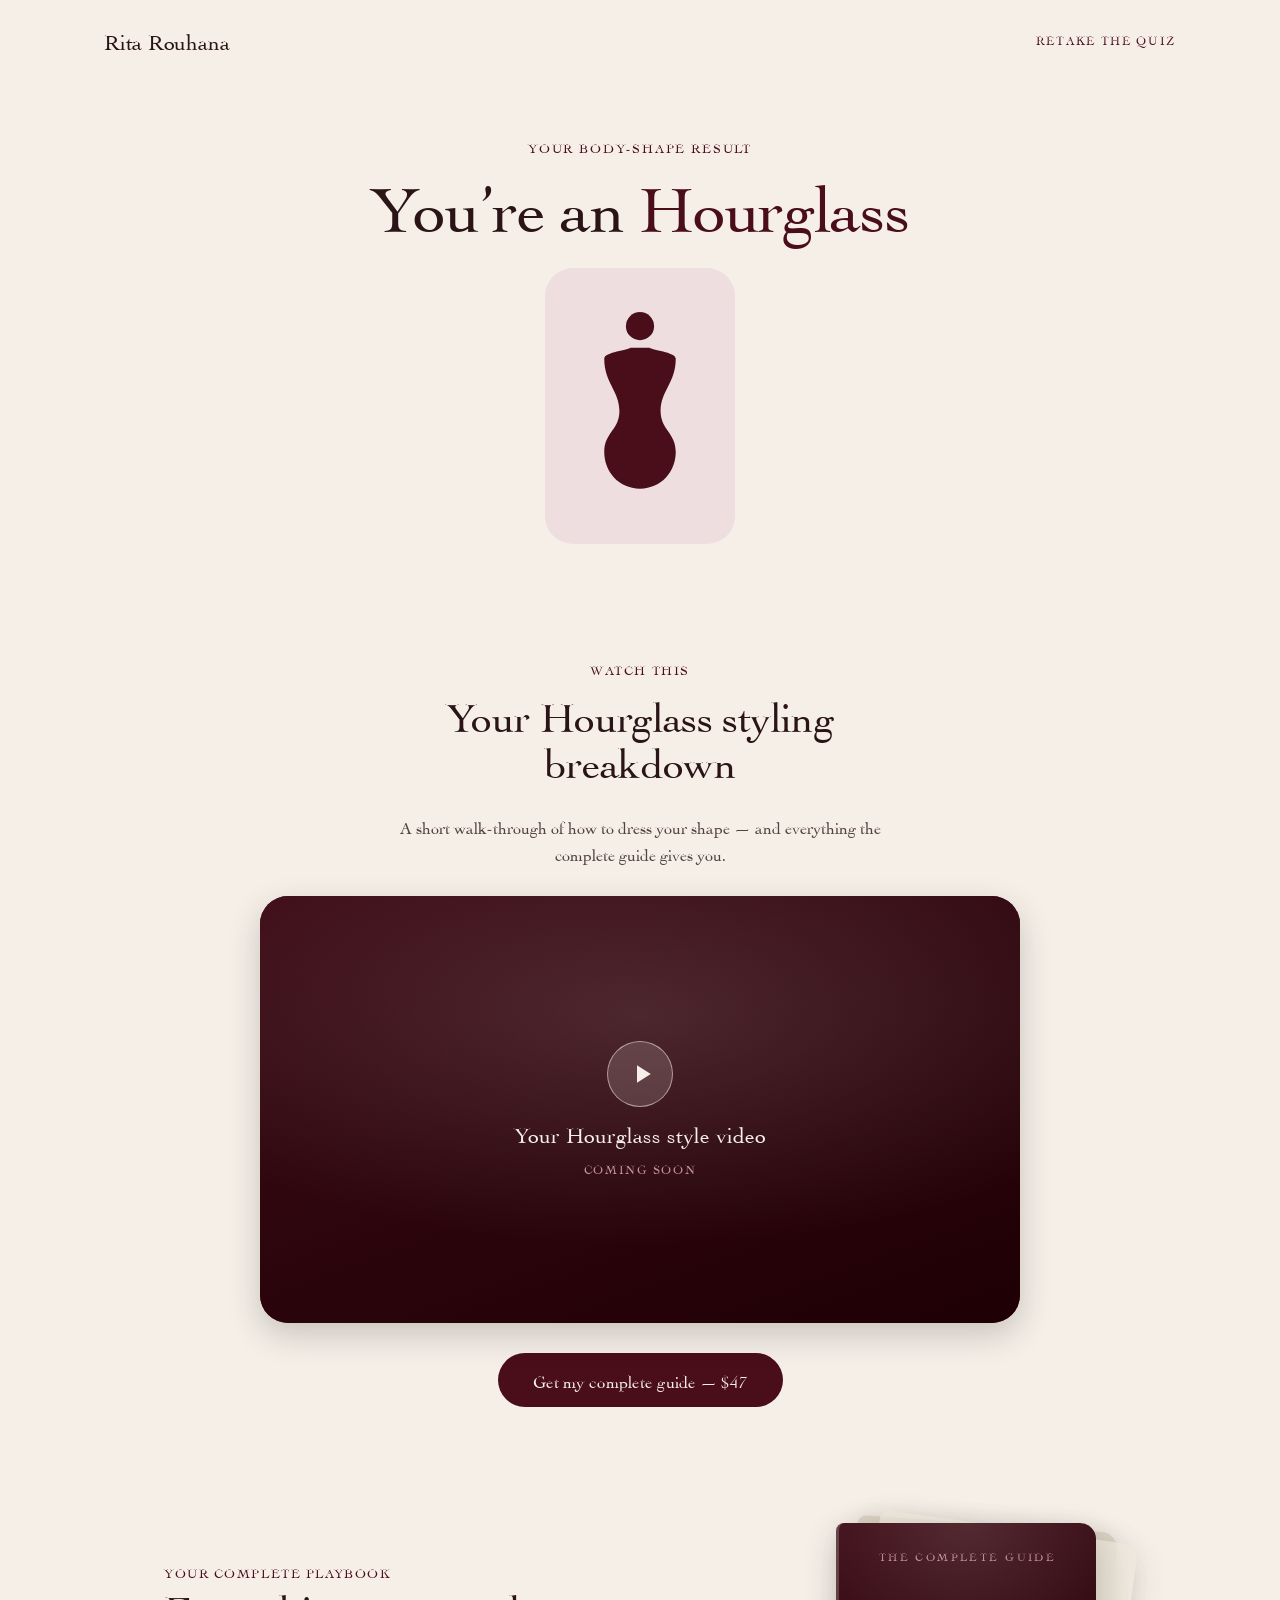
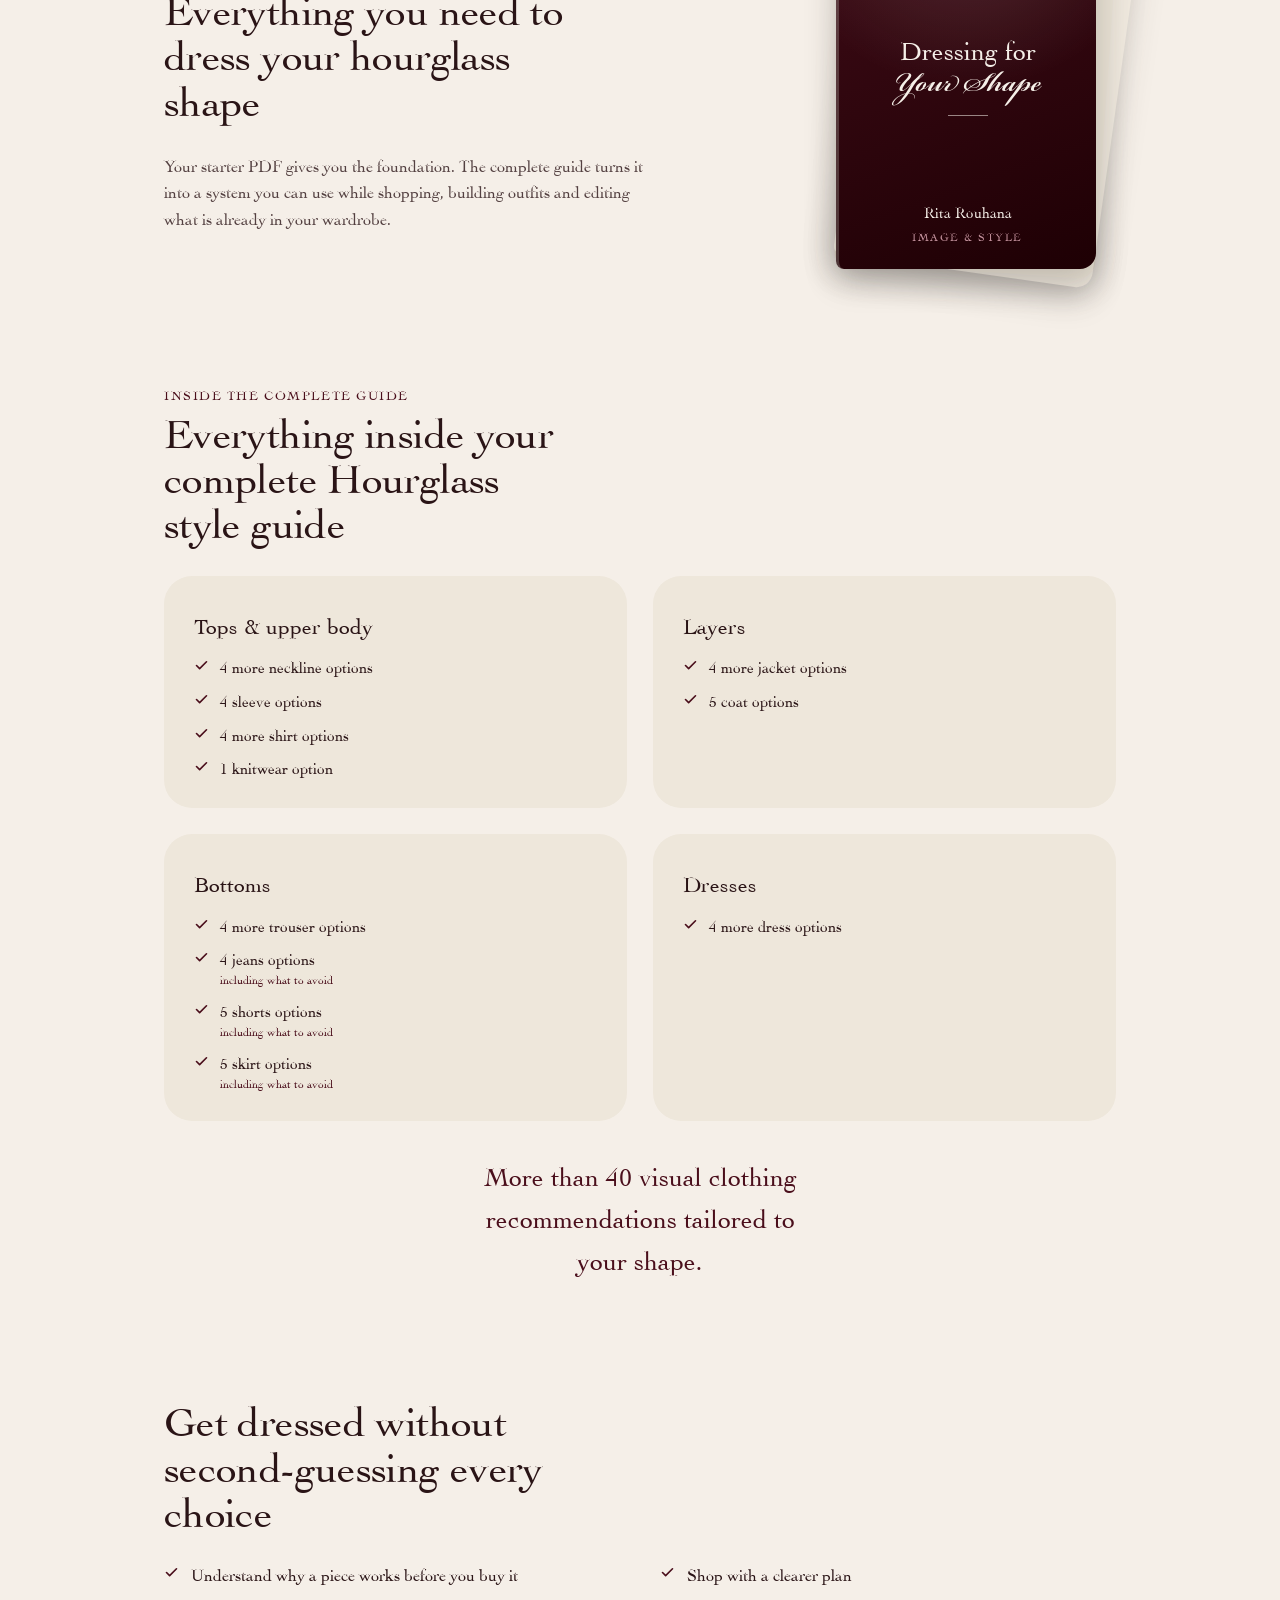
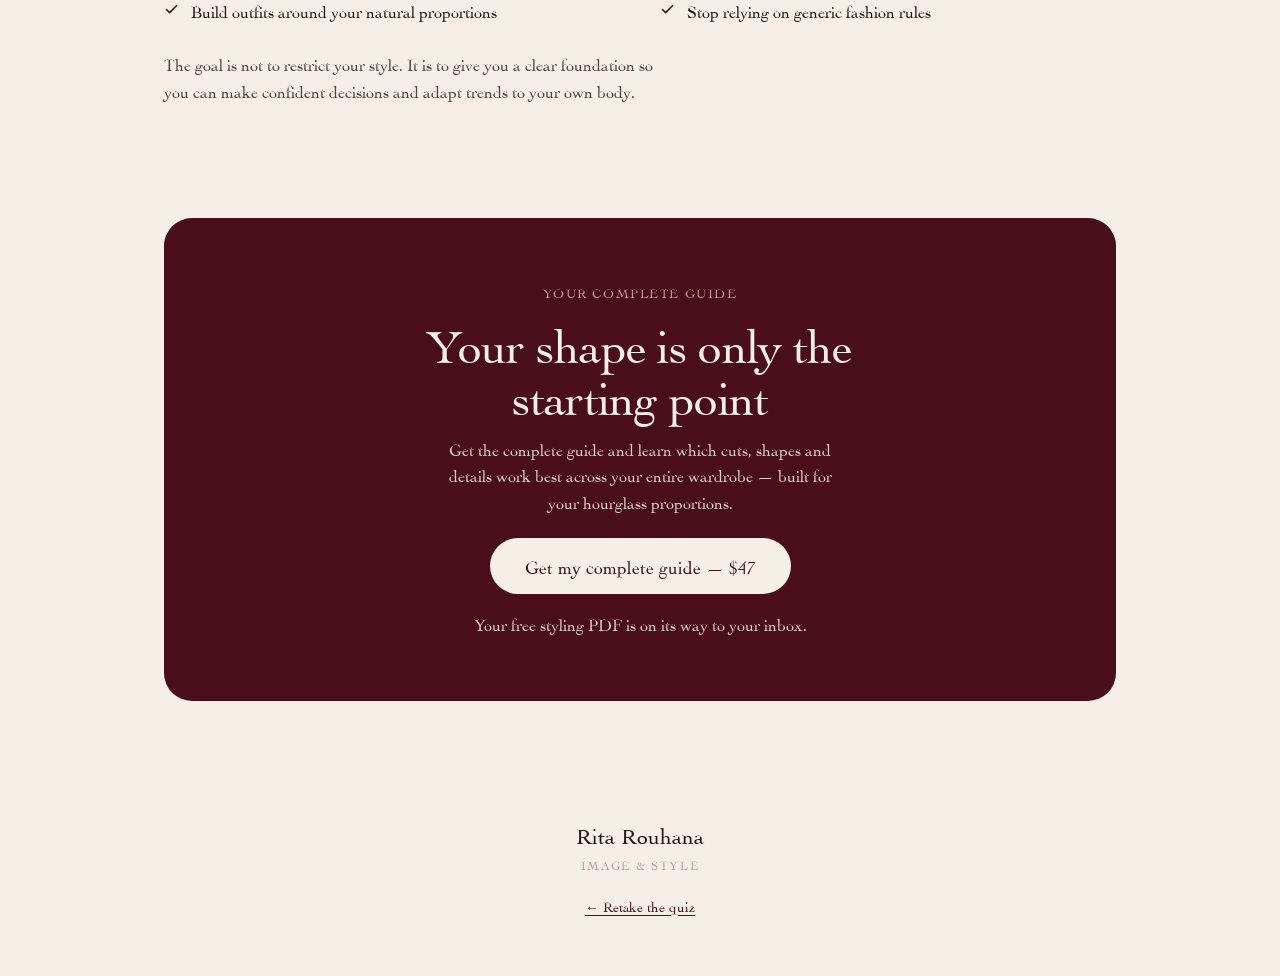
<file: hourglass.html>
<!DOCTYPE html>
<html lang="en">
<head>
<meta charset="utf-8">
<meta name="viewport" content="width=device-width, initial-scale=1">
<title>You're an Hourglass — Dressing for Your Shape</title>
<meta name="description" content="Your Hourglass body-shape styling guide from Rita Rouhana — what to wear, what to skip, and the full playbook.">
<meta property="og:title" content="You're an Hourglass — Dressing for Your Shape">
<meta property="og:description" content="Your Hourglass body-shape styling guide from Rita Rouhana — what to wear, what to skip, and the full playbook.">
<meta property="og:type" content="website">
<link rel="preload" href="fonts/cochin.woff2" as="font" type="font/woff2" crossorigin>
<link rel="stylesheet" href="assets/app.css">
<!-- Integrations (fill ids in assets/config.js). Loaded early so tags fire on every page. -->
<script src="assets/config.js"></script>
<script src="assets/analytics.js"></script>
</head>
<body data-shape="hourglass">
  <nav class="nav">
    <span class="nav-brand"><a href="index.html">Rita Rouhana</a></span>
    <a class="nav-sub" href="index.html" data-analytics="retake-quiz" style="text-decoration: none;">Retake the quiz</a>
  </nav>
  <main id="result-root"></main>
  <script src="assets/shapes-data.js"></script>
  <script src="assets/result.js"></script>
</body>
</html>
</file>
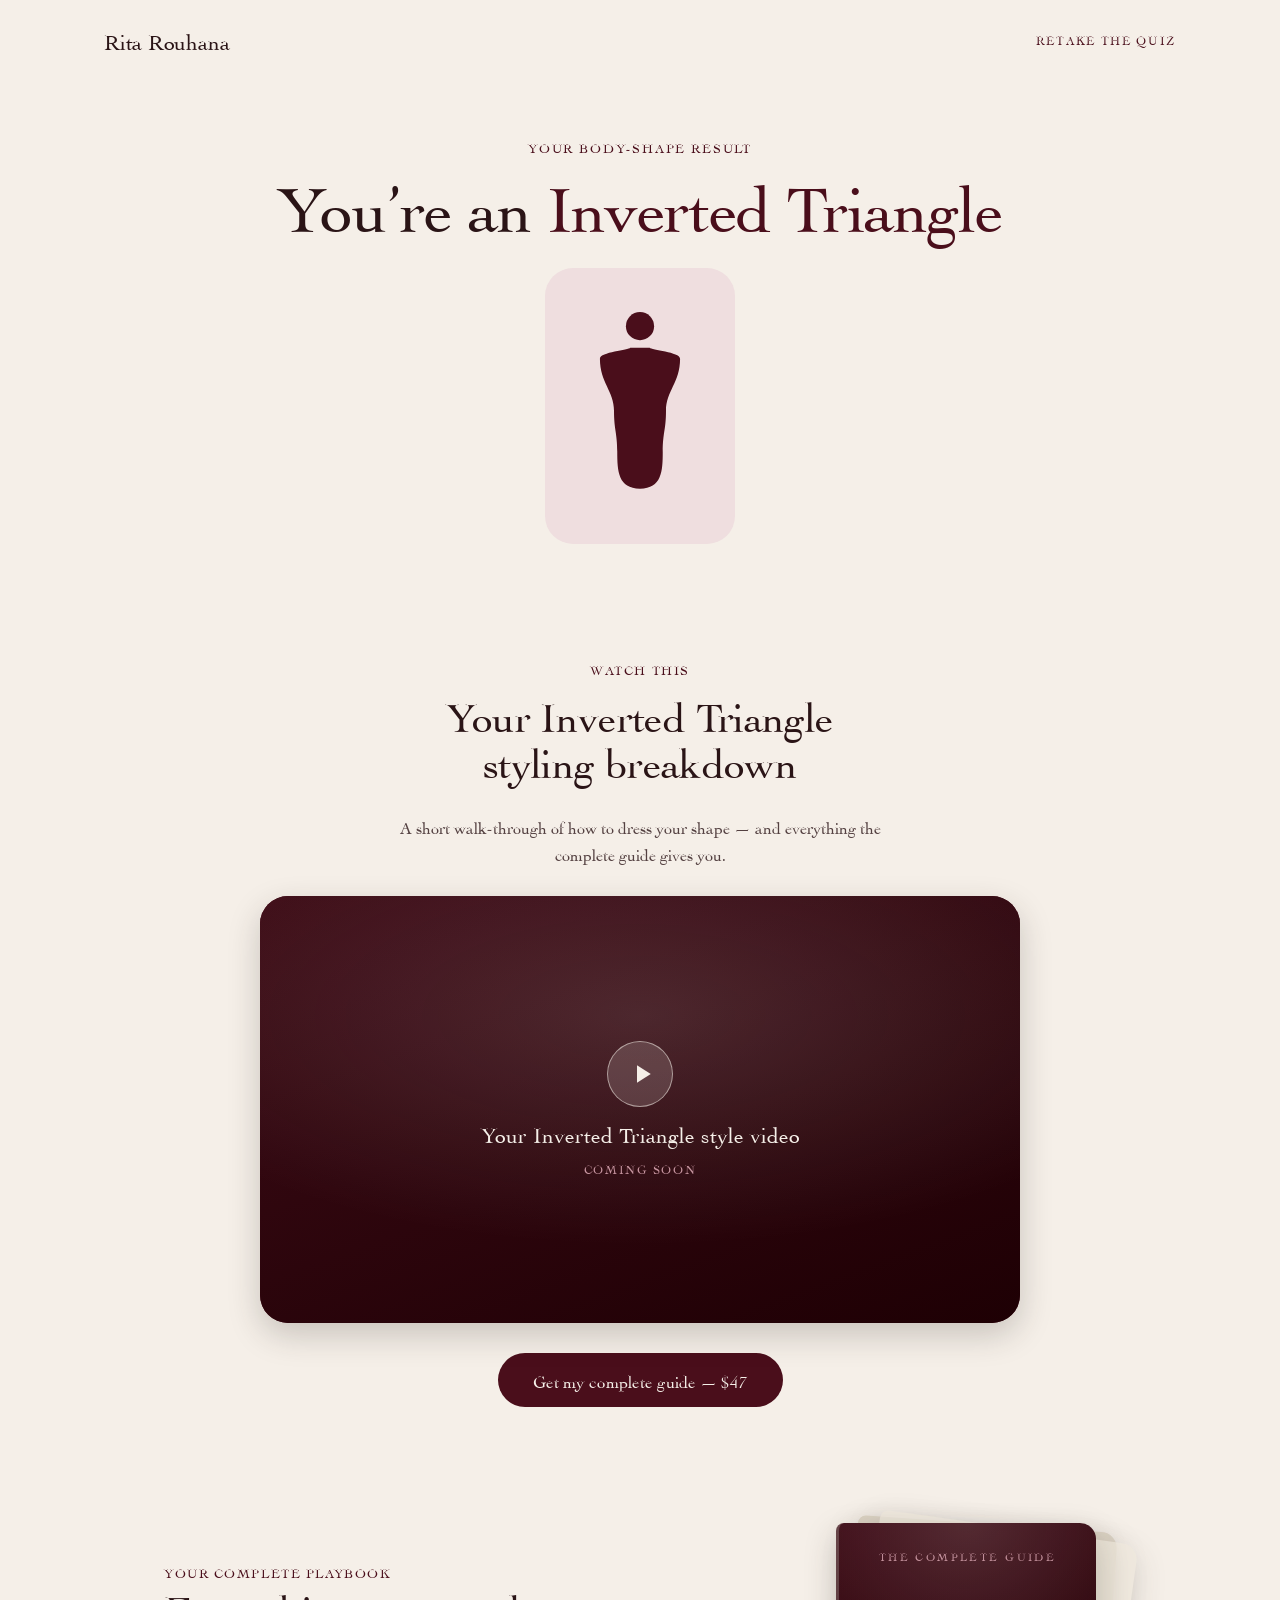
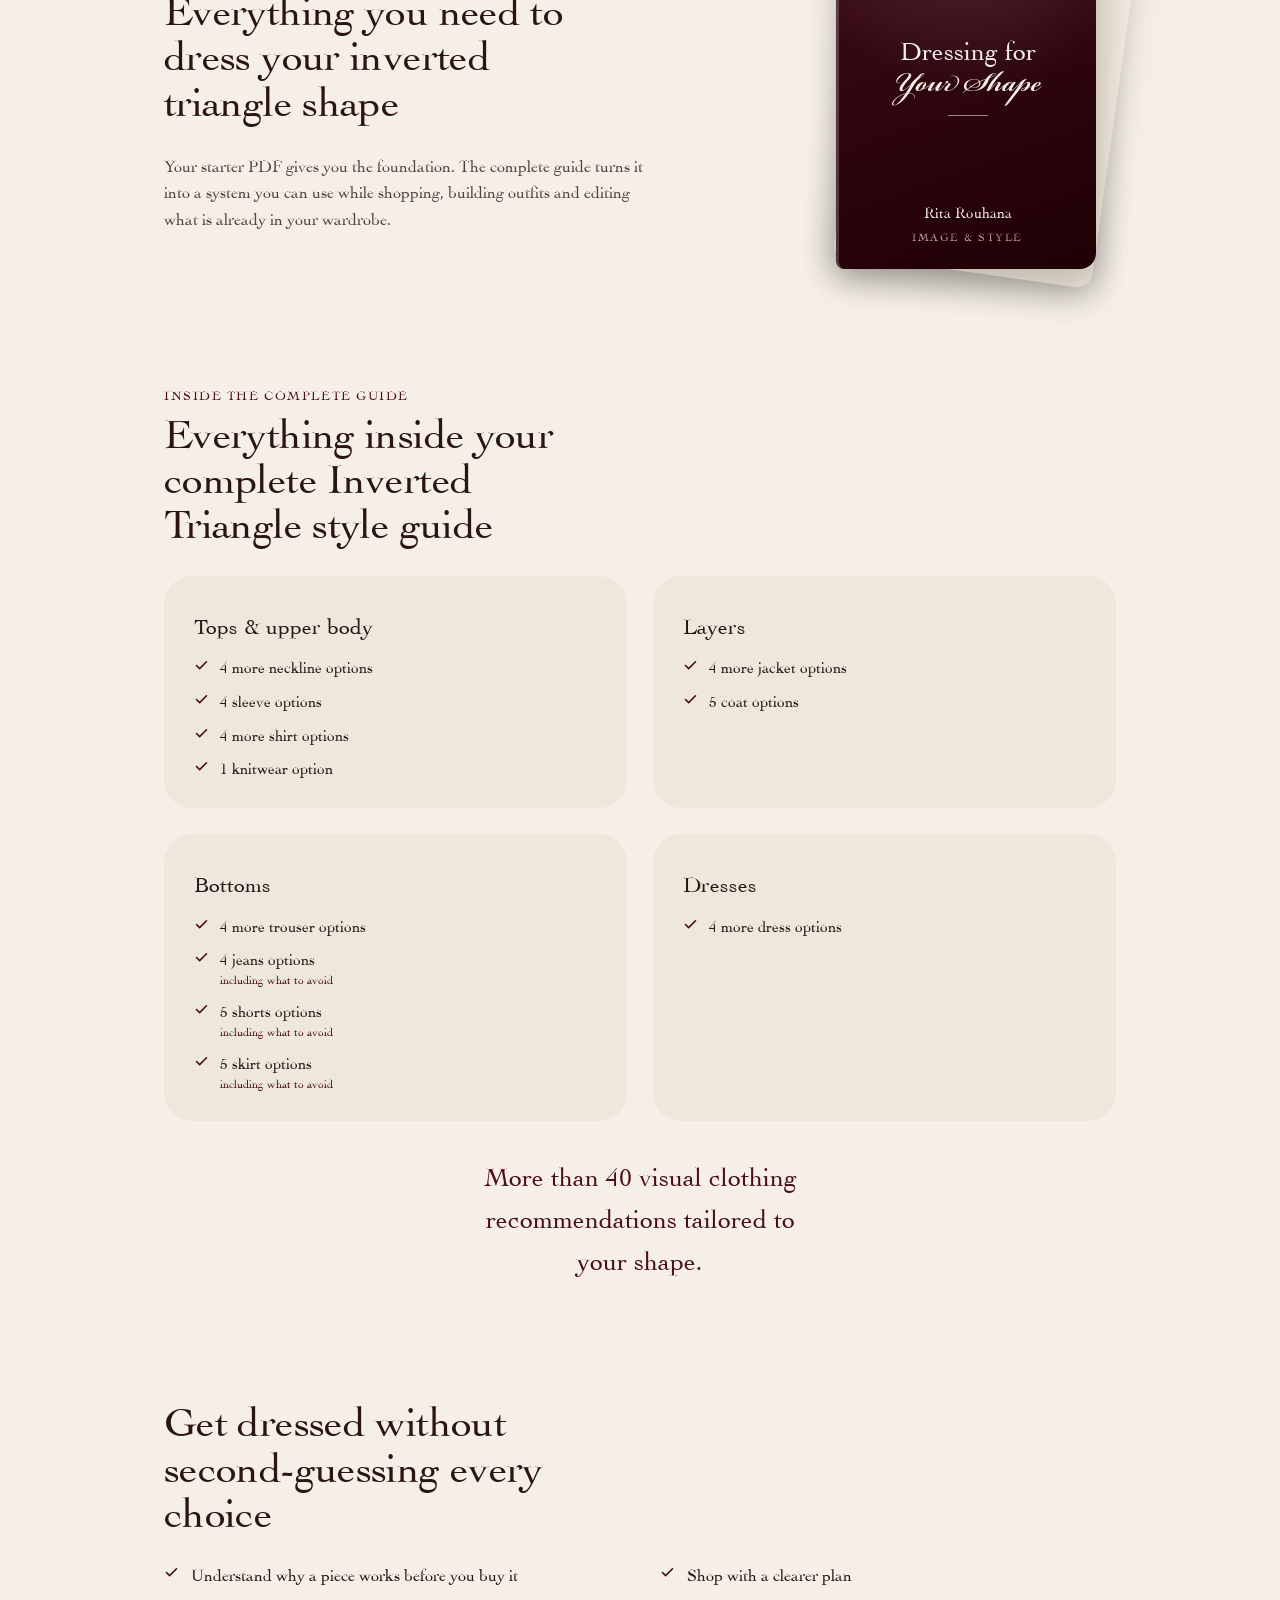
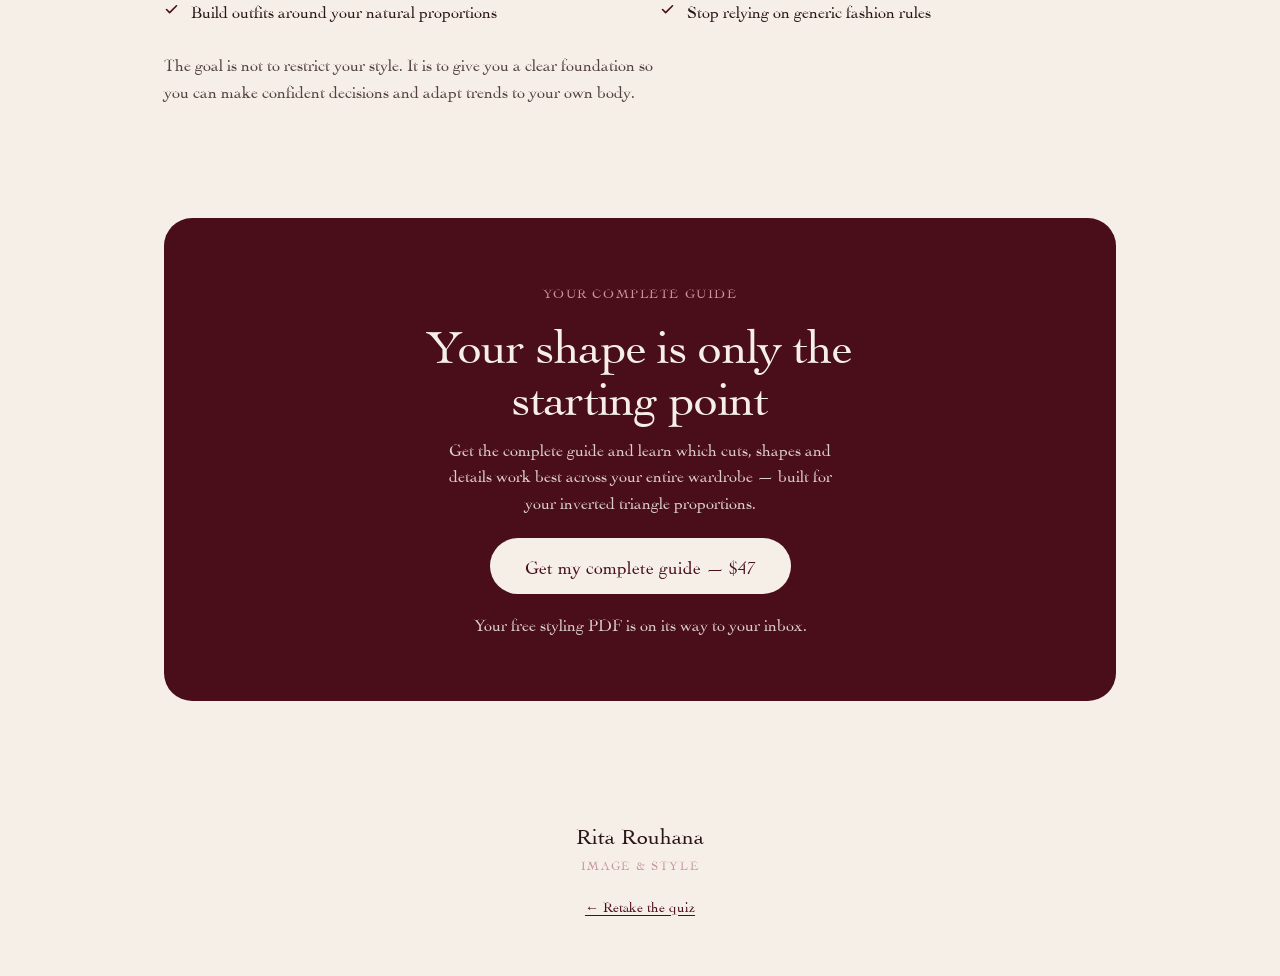
<file: inverted-triangle.html>
<!DOCTYPE html>
<html lang="en">
<head>
<meta charset="utf-8">
<meta name="viewport" content="width=device-width, initial-scale=1">
<title>You're an Inverted Triangle — Dressing for Your Shape</title>
<meta name="description" content="Your Inverted Triangle body-shape styling guide from Rita Rouhana — what to wear, what to skip, and the full playbook.">
<meta property="og:title" content="You're an Inverted Triangle — Dressing for Your Shape">
<meta property="og:description" content="Your Inverted Triangle body-shape styling guide from Rita Rouhana — what to wear, what to skip, and the full playbook.">
<meta property="og:type" content="website">
<link rel="preload" href="fonts/cochin.woff2" as="font" type="font/woff2" crossorigin>
<link rel="stylesheet" href="assets/app.css">
<!-- Integrations (fill ids in assets/config.js). Loaded early so tags fire on every page. -->
<script src="assets/config.js"></script>
<script src="assets/analytics.js"></script>
</head>
<body data-shape="inverted-triangle">
  <nav class="nav">
    <span class="nav-brand"><a href="index.html">Rita Rouhana</a></span>
    <a class="nav-sub" href="index.html" data-analytics="retake-quiz" style="text-decoration: none;">Retake the quiz</a>
  </nav>
  <main id="result-root"></main>
  <script src="assets/shapes-data.js"></script>
  <script src="assets/result.js"></script>
</body>
</html>
</file>
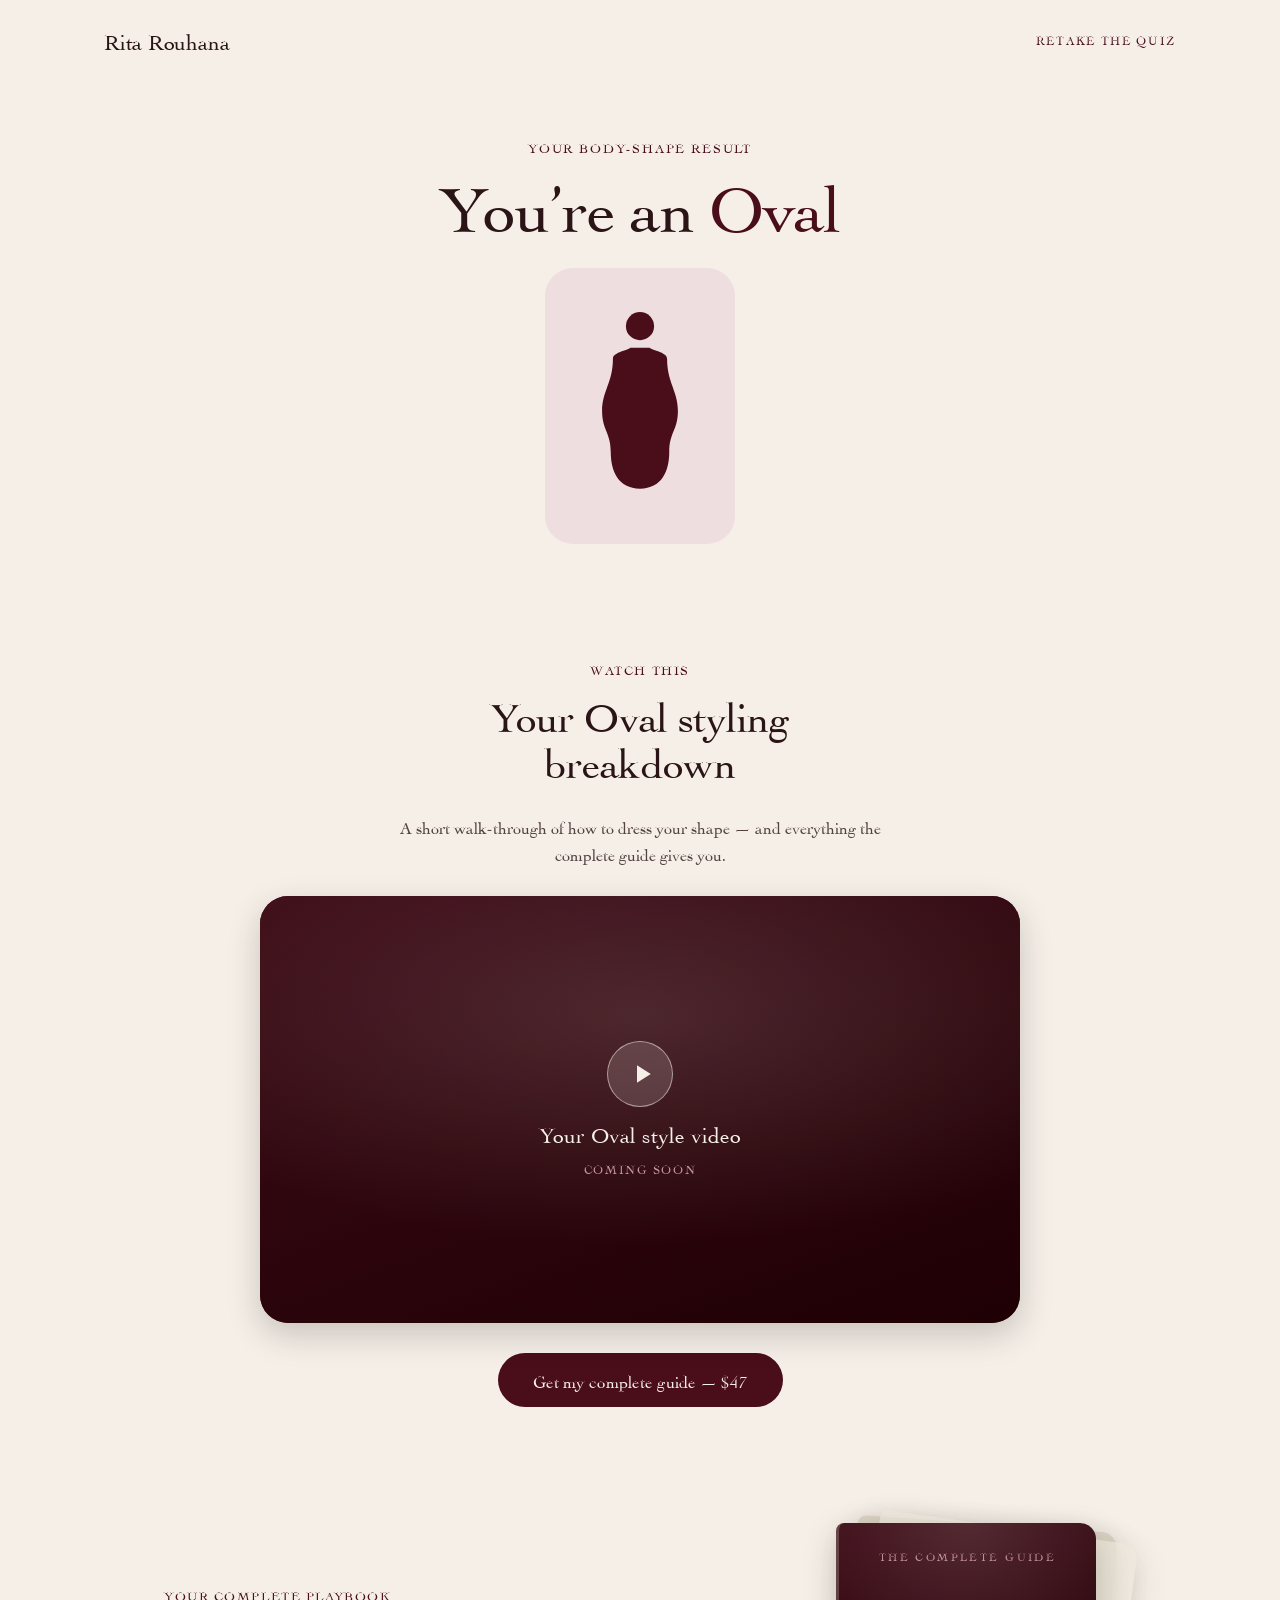
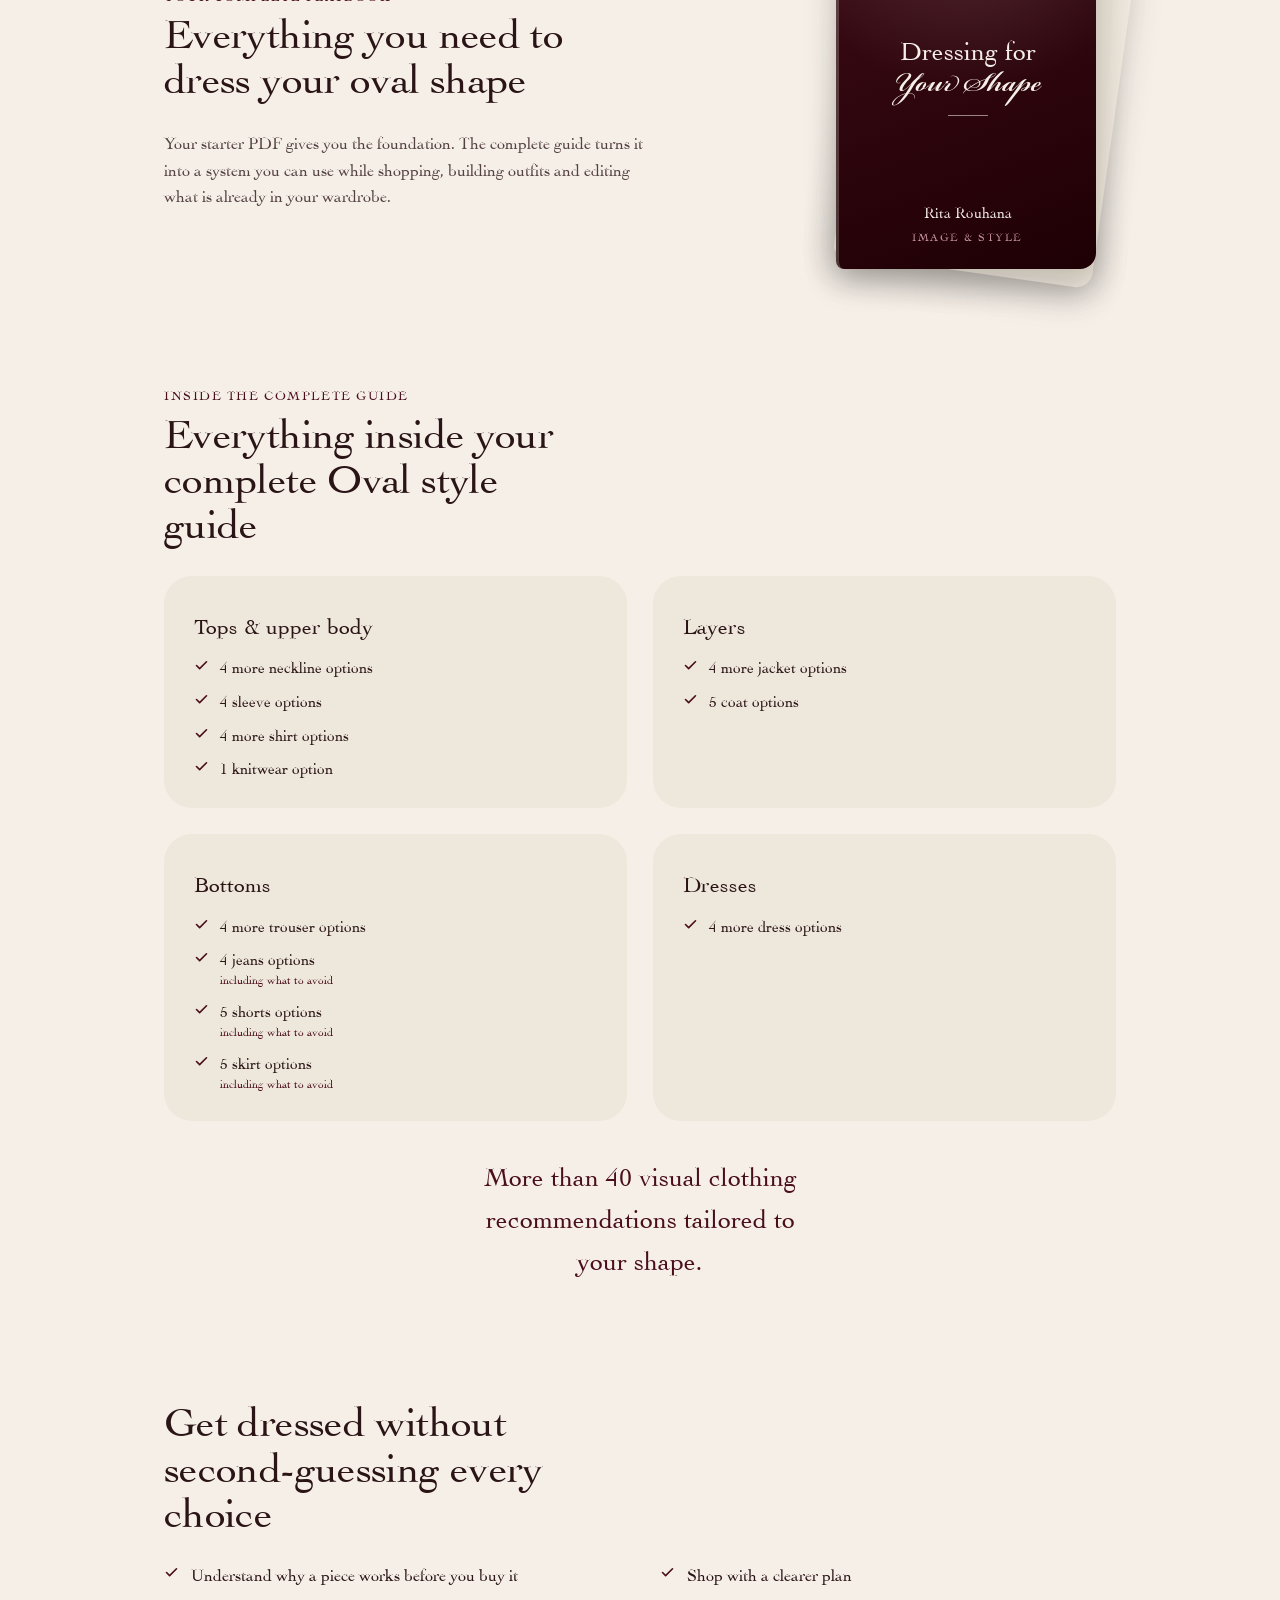
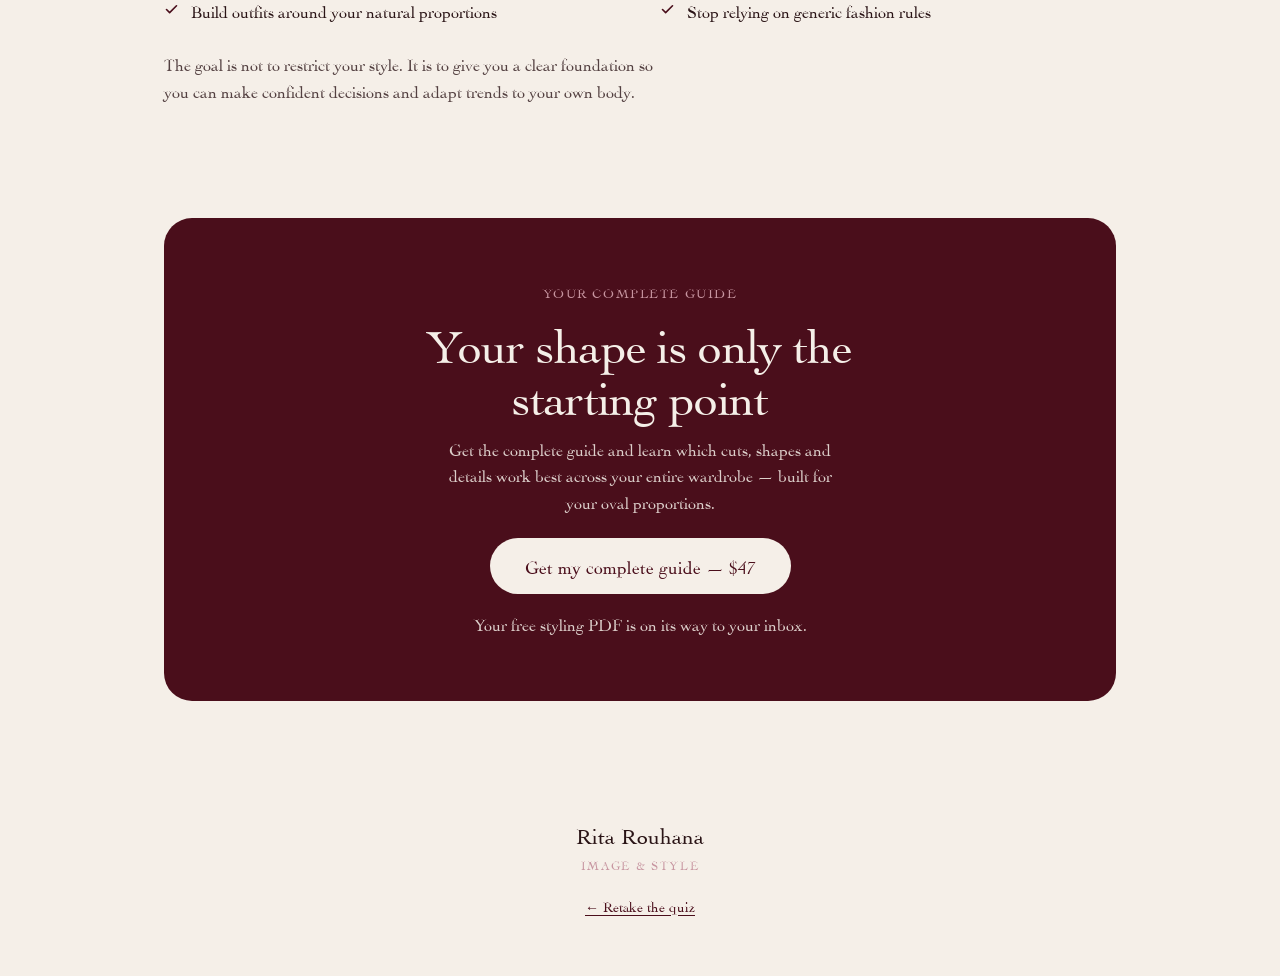
<file: oval.html>
<!DOCTYPE html>
<html lang="en">
<head>
<meta charset="utf-8">
<meta name="viewport" content="width=device-width, initial-scale=1">
<title>You're an Oval — Dressing for Your Shape</title>
<meta name="description" content="Your Oval body-shape styling guide from Rita Rouhana — what to wear, what to skip, and the full playbook.">
<meta property="og:title" content="You're an Oval — Dressing for Your Shape">
<meta property="og:description" content="Your Oval body-shape styling guide from Rita Rouhana — what to wear, what to skip, and the full playbook.">
<meta property="og:type" content="website">
<link rel="preload" href="fonts/cochin.woff2" as="font" type="font/woff2" crossorigin>
<link rel="stylesheet" href="assets/app.css">
<!-- Integrations (fill ids in assets/config.js). Loaded early so tags fire on every page. -->
<script src="assets/config.js"></script>
<script src="assets/analytics.js"></script>
</head>
<body data-shape="oval">
  <nav class="nav">
    <span class="nav-brand"><a href="index.html">Rita Rouhana</a></span>
    <a class="nav-sub" href="index.html" data-analytics="retake-quiz" style="text-decoration: none;">Retake the quiz</a>
  </nav>
  <main id="result-root"></main>
  <script src="assets/shapes-data.js"></script>
  <script src="assets/result.js"></script>
</body>
</html>
</file>
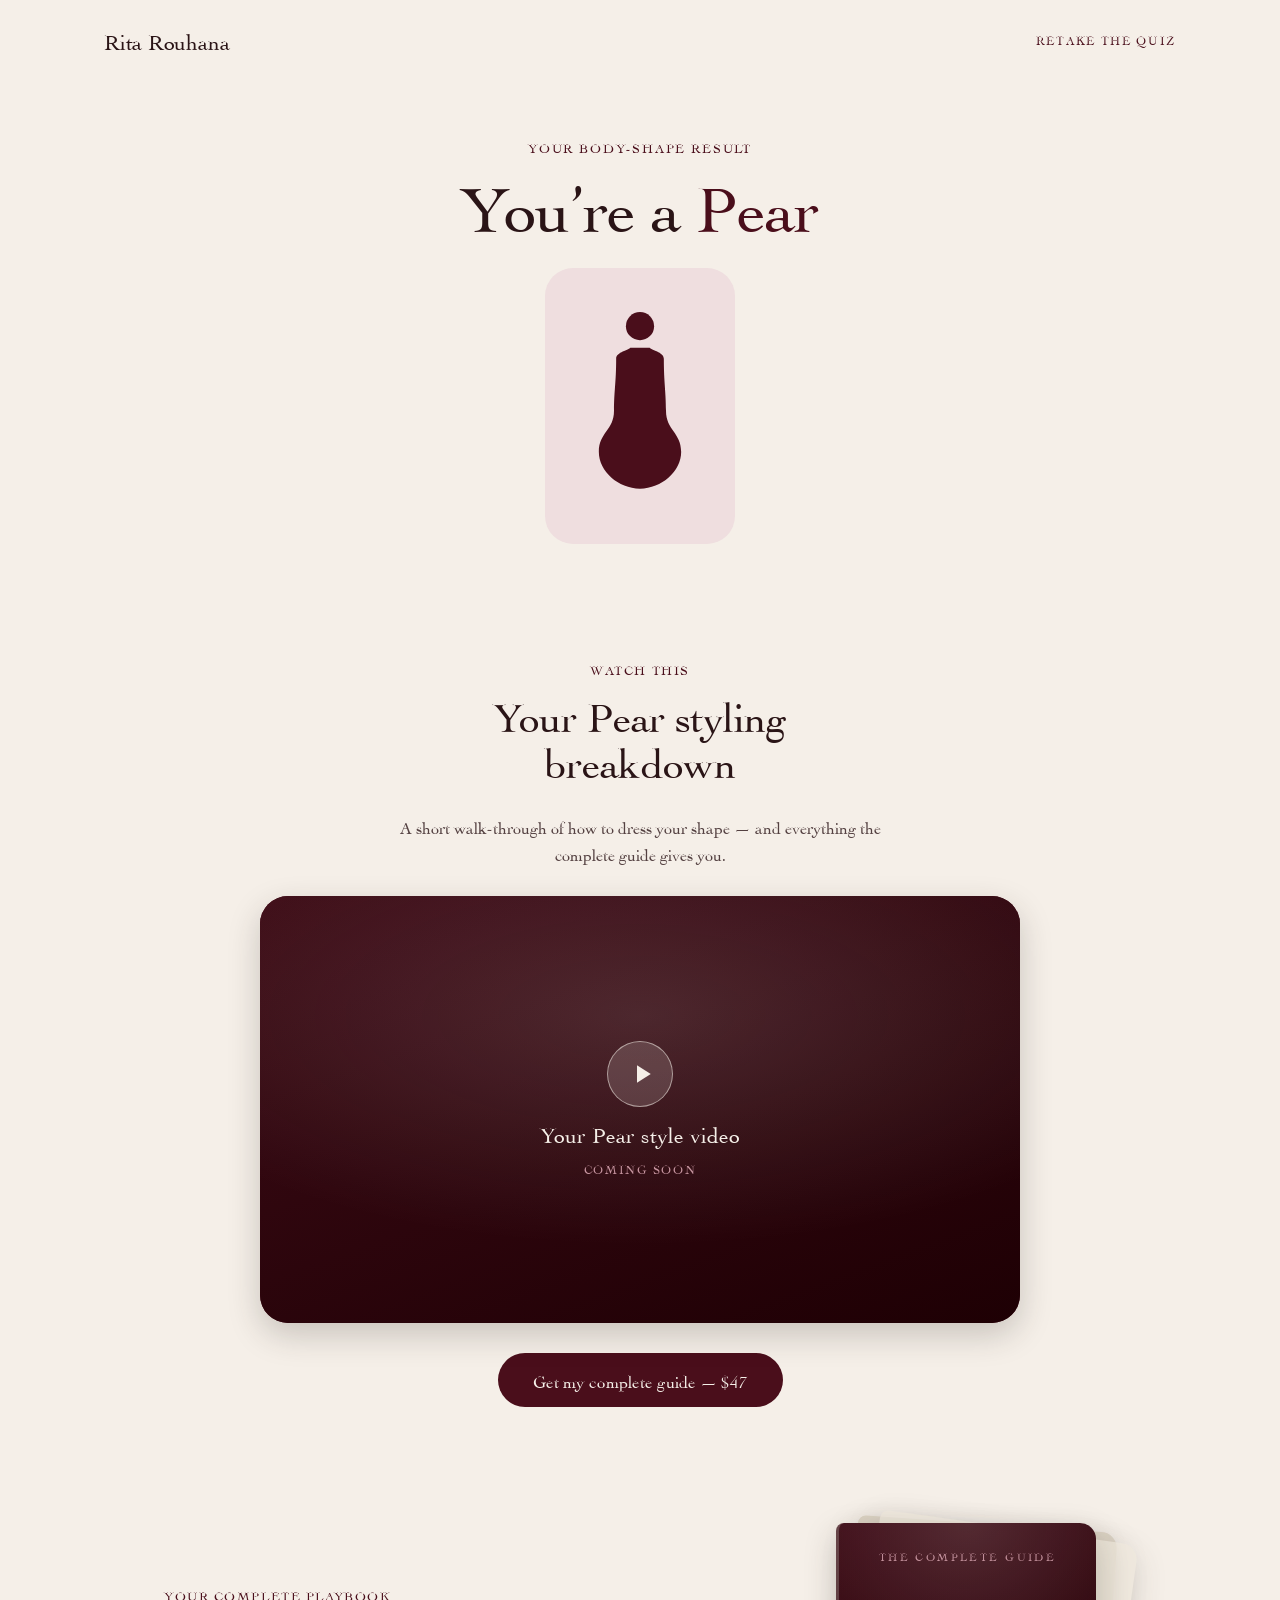
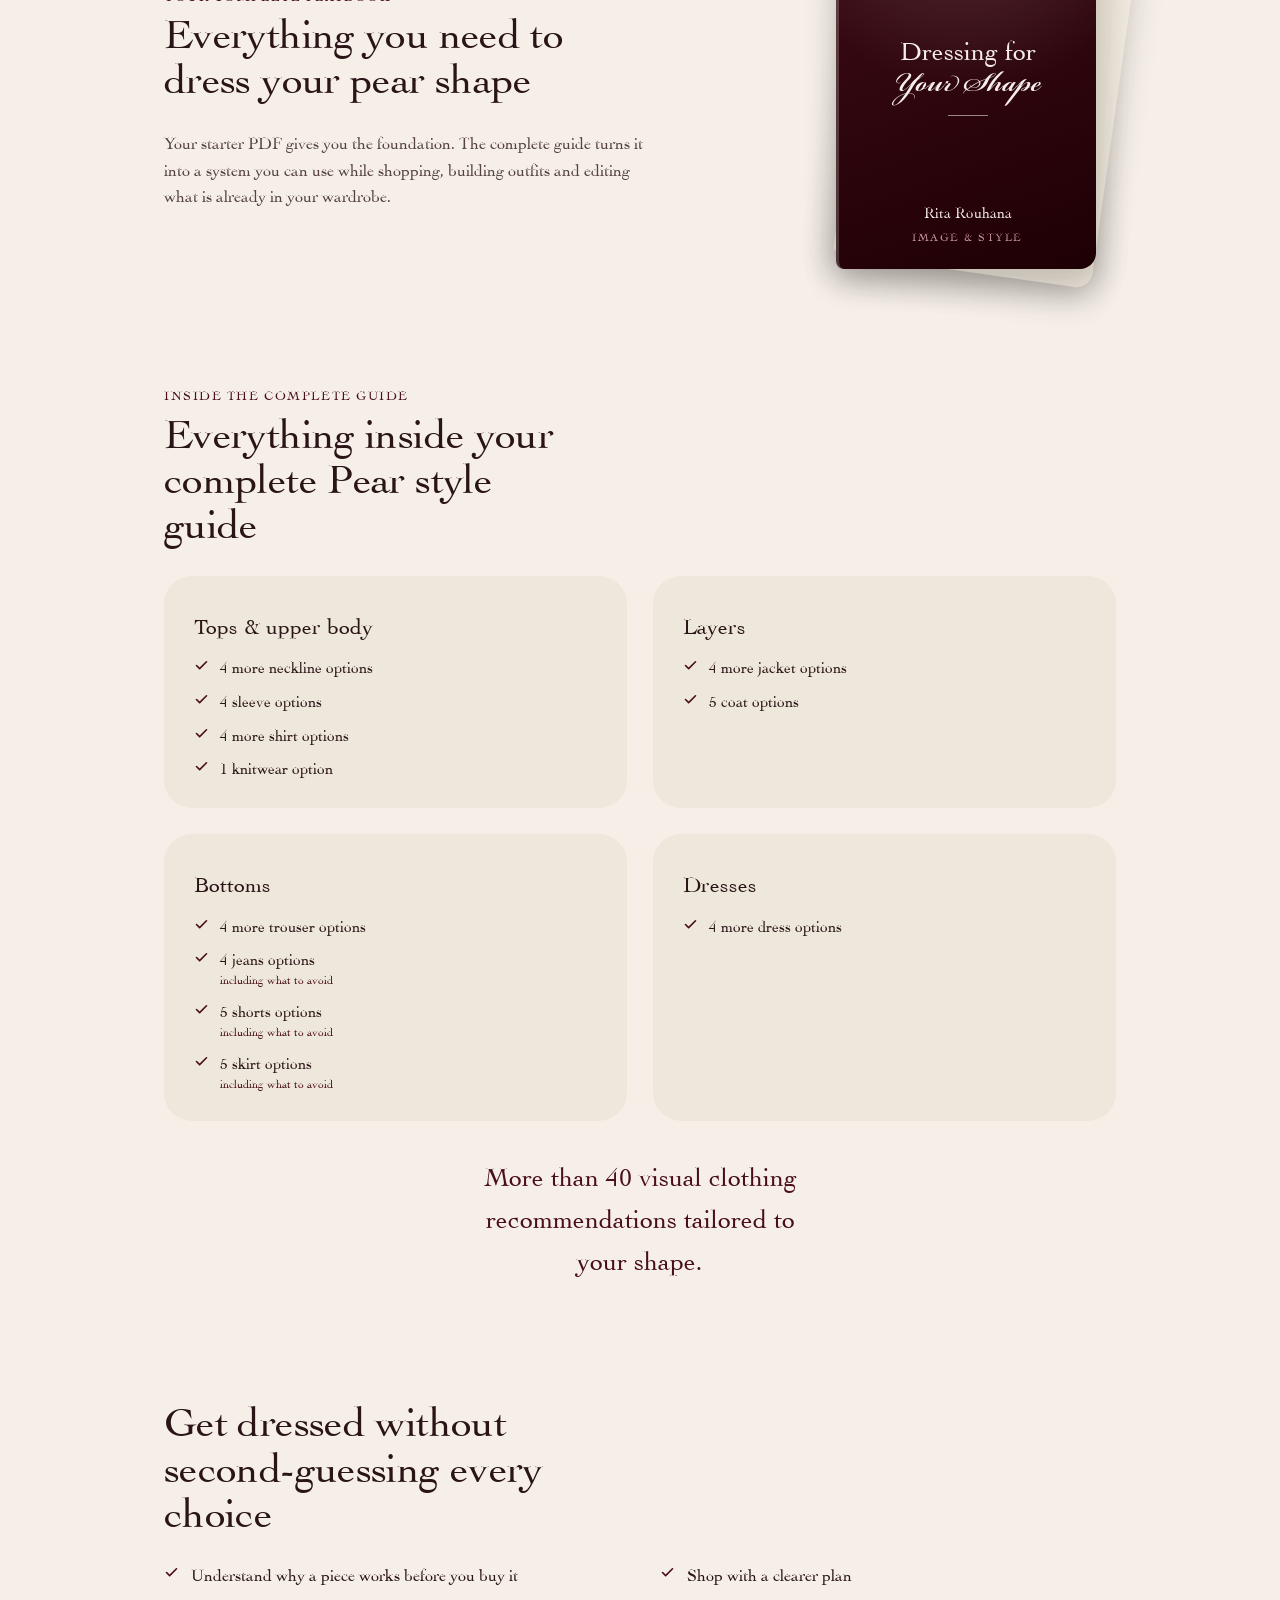
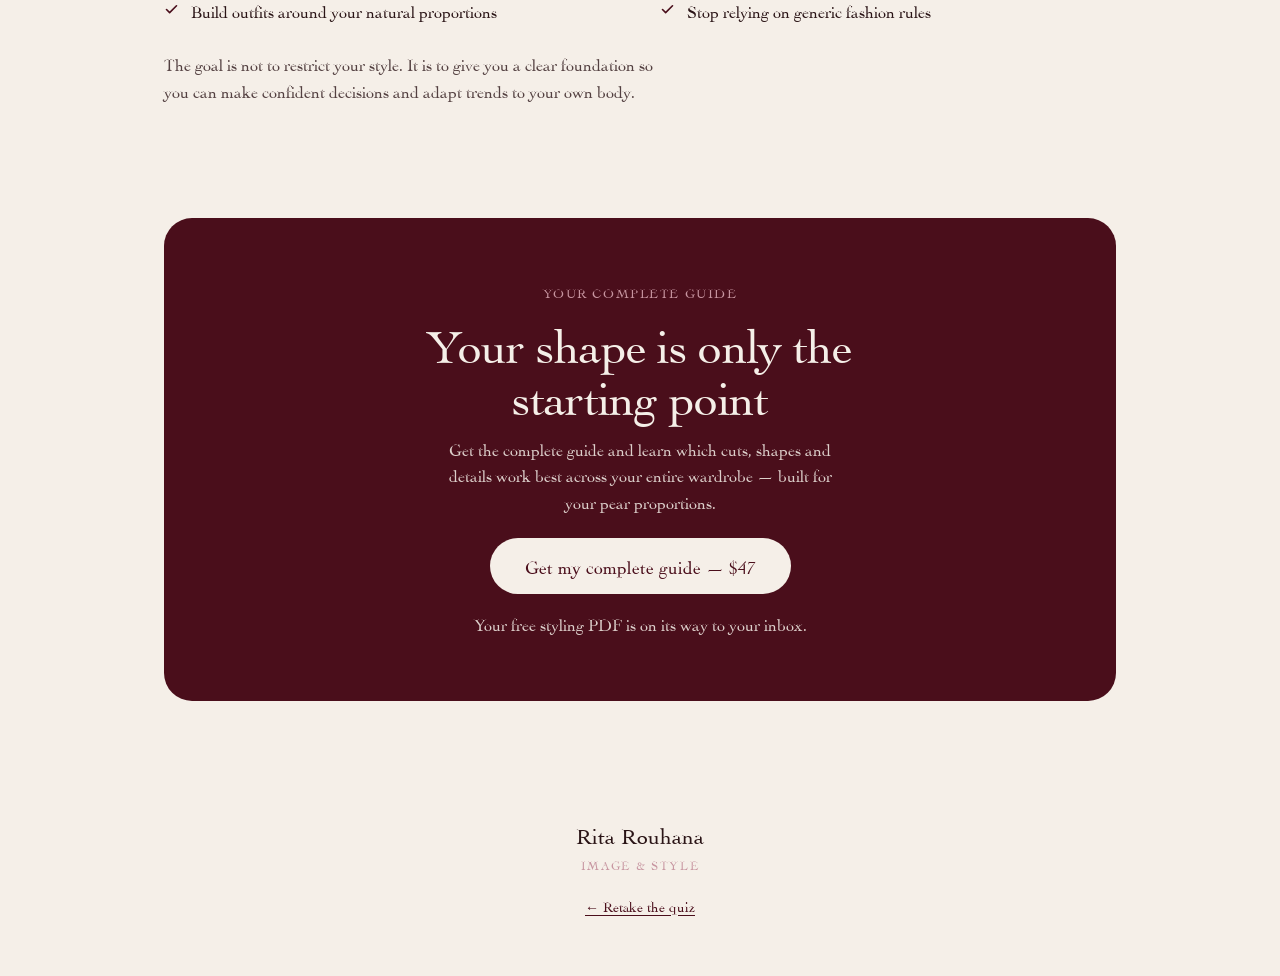
<file: pear.html>
<!DOCTYPE html>
<html lang="en">
<head>
<meta charset="utf-8">
<meta name="viewport" content="width=device-width, initial-scale=1">
<title>You're a Pear — Dressing for Your Shape</title>
<meta name="description" content="Your Pear body-shape styling guide from Rita Rouhana — what to wear, what to skip, and the full playbook.">
<meta property="og:title" content="You're a Pear — Dressing for Your Shape">
<meta property="og:description" content="Your Pear body-shape styling guide from Rita Rouhana — what to wear, what to skip, and the full playbook.">
<meta property="og:type" content="website">
<link rel="preload" href="fonts/cochin.woff2" as="font" type="font/woff2" crossorigin>
<link rel="stylesheet" href="assets/app.css">
<!-- Integrations (fill ids in assets/config.js). Loaded early so tags fire on every page. -->
<script src="assets/config.js"></script>
<script src="assets/analytics.js"></script>
</head>
<body data-shape="pear">
  <nav class="nav">
    <span class="nav-brand"><a href="index.html">Rita Rouhana</a></span>
    <a class="nav-sub" href="index.html" data-analytics="retake-quiz" style="text-decoration: none;">Retake the quiz</a>
  </nav>
  <main id="result-root"></main>
  <script src="assets/shapes-data.js"></script>
  <script src="assets/result.js"></script>
</body>
</html>
</file>
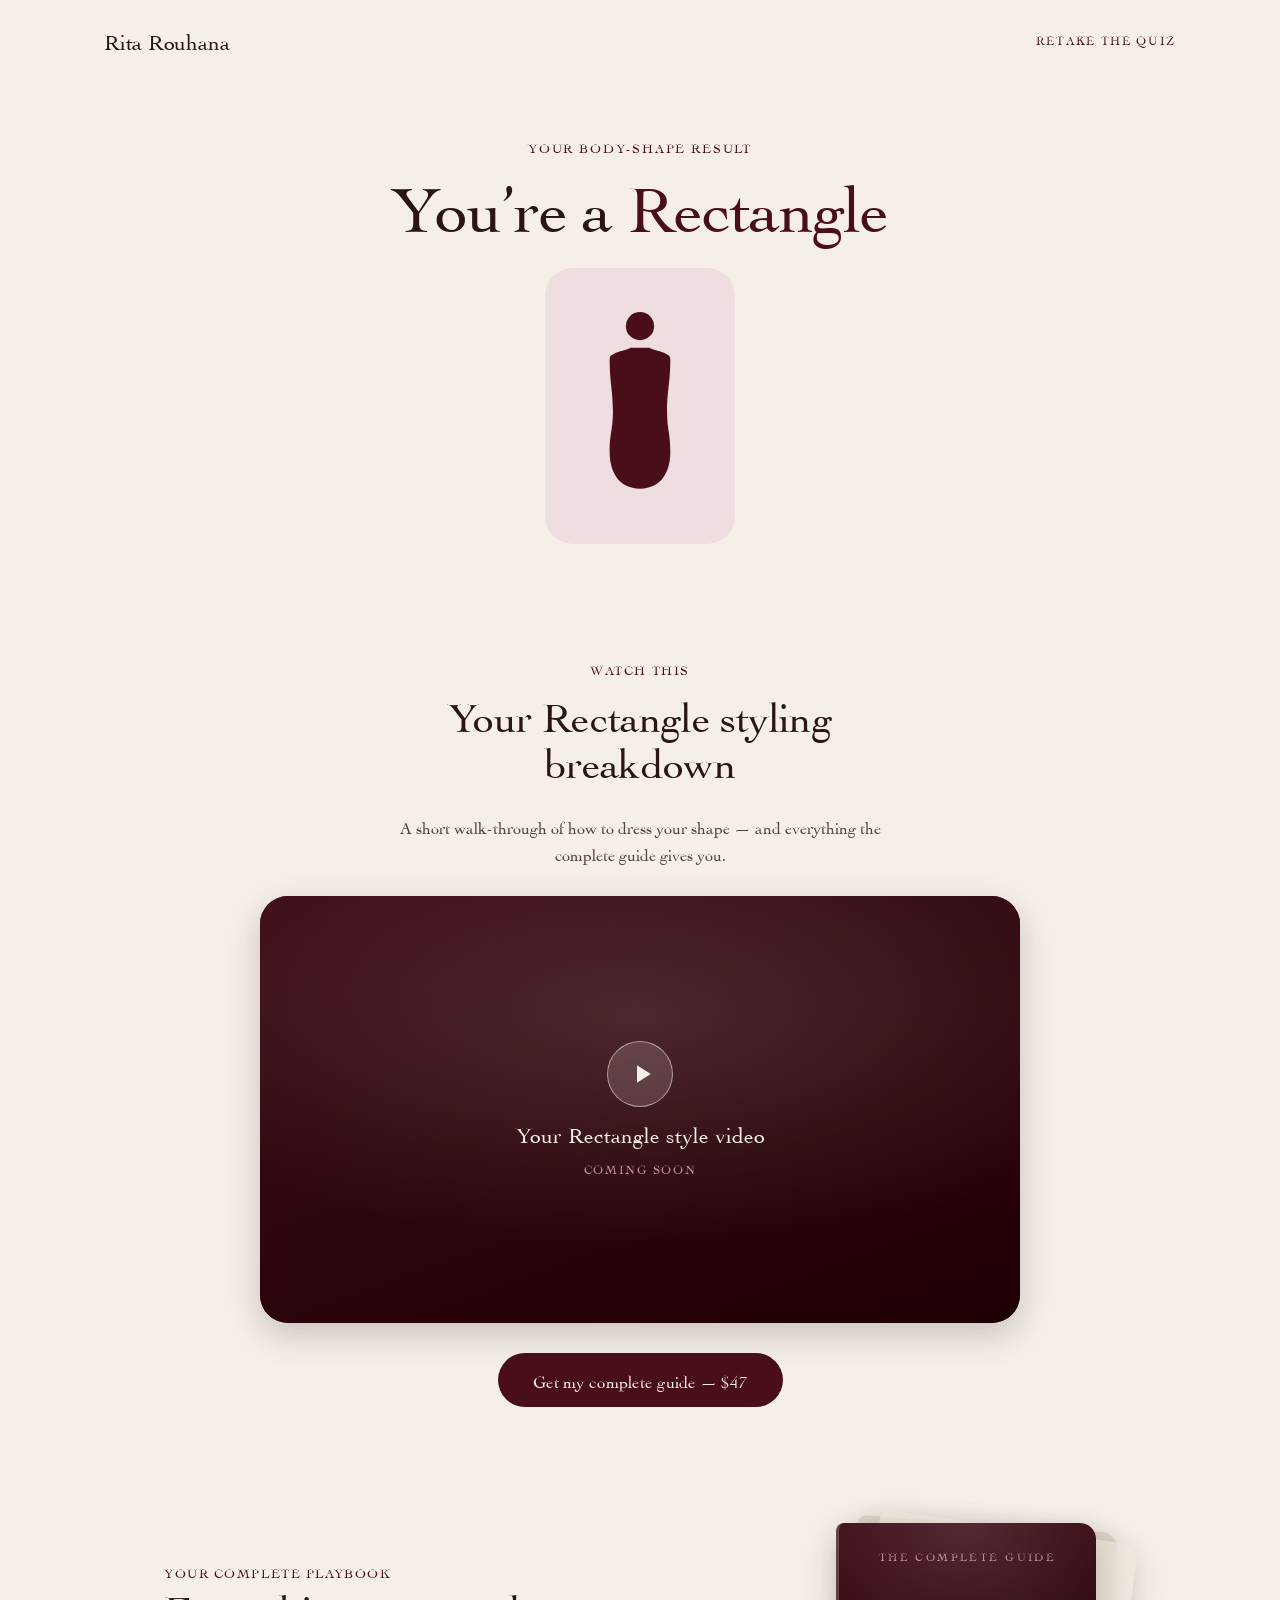
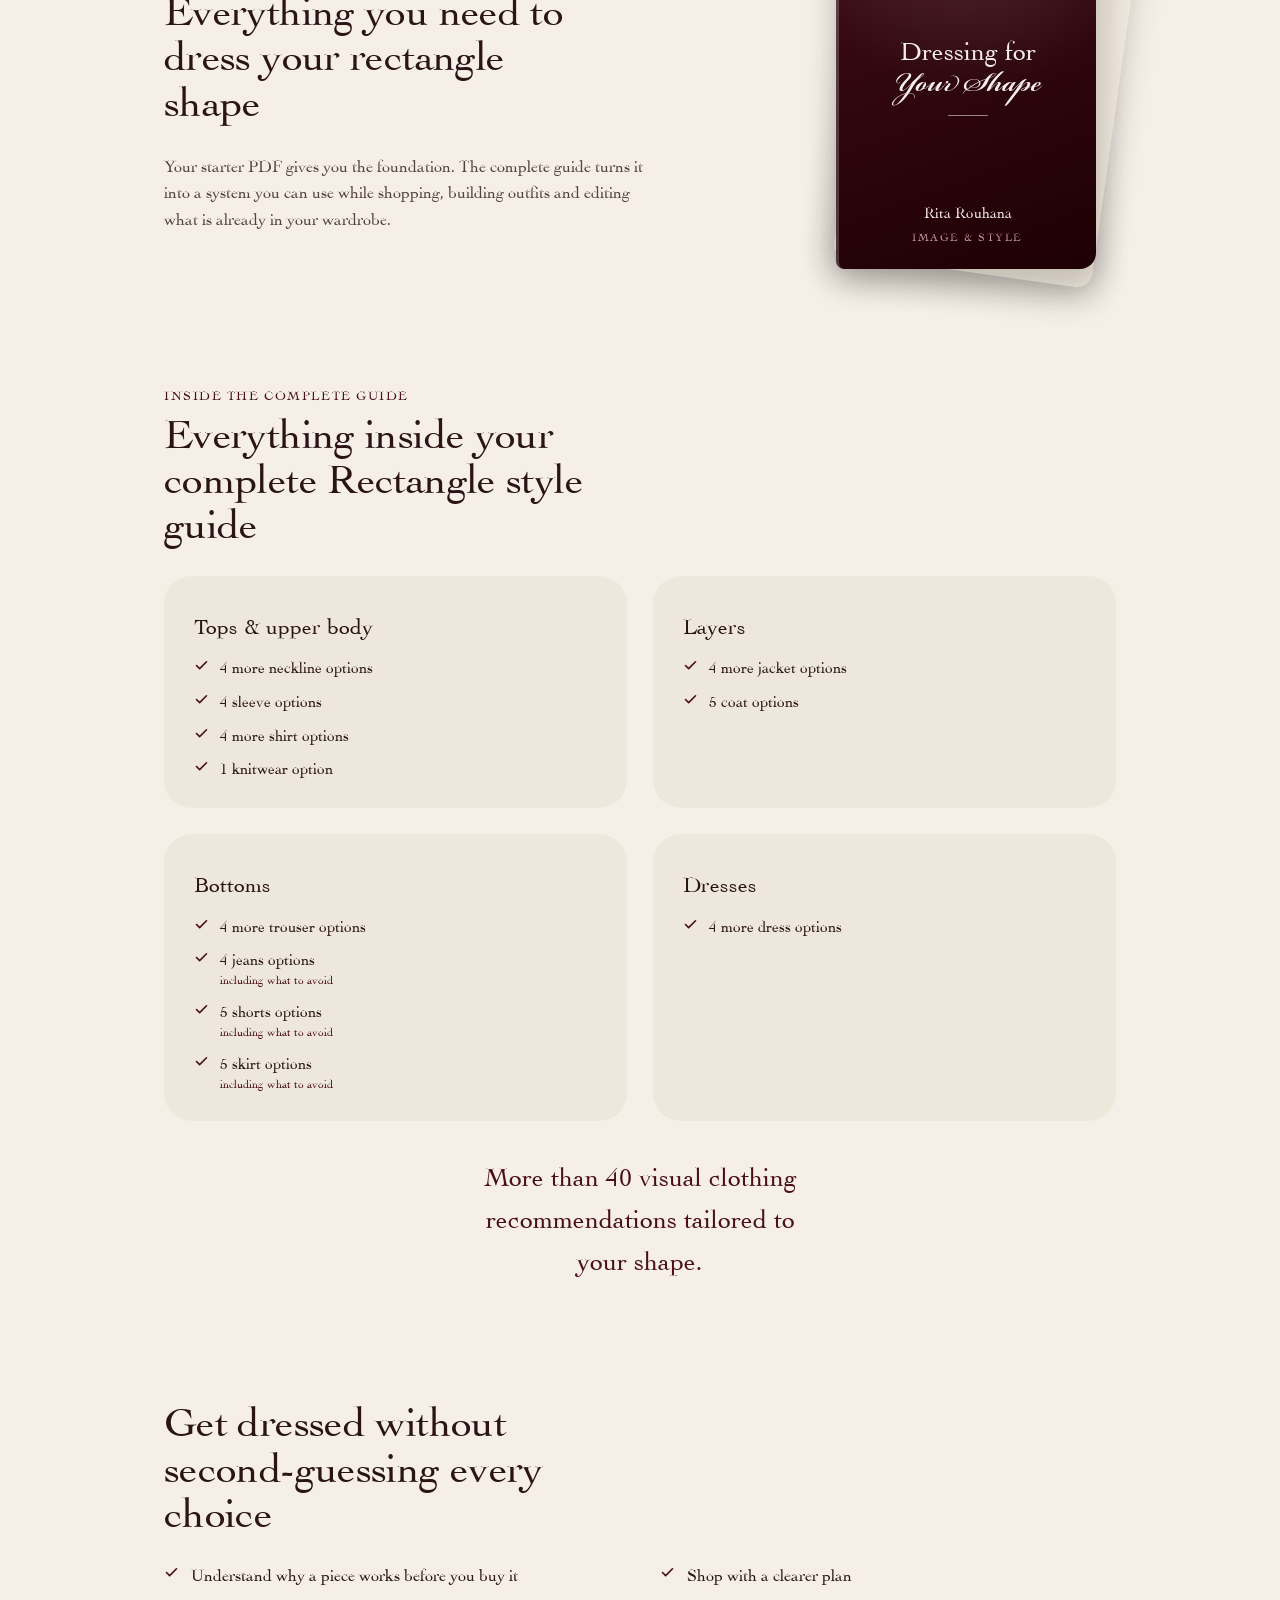
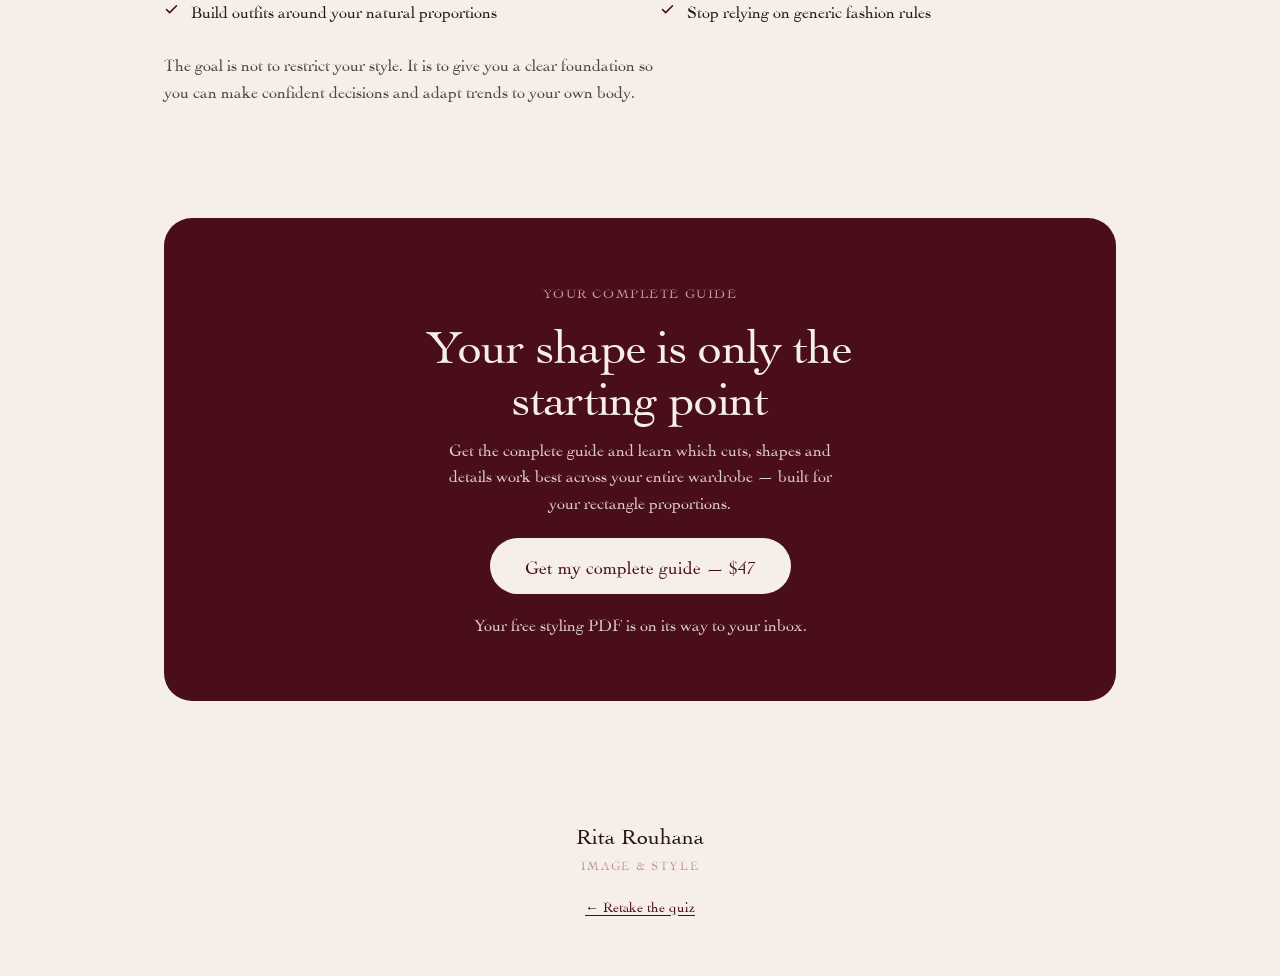
<file: rectangle.html>
<!DOCTYPE html>
<html lang="en">
<head>
<meta charset="utf-8">
<meta name="viewport" content="width=device-width, initial-scale=1">
<title>You're a Rectangle — Dressing for Your Shape</title>
<meta name="description" content="Your Rectangle body-shape styling guide from Rita Rouhana — what to wear, what to skip, and the full playbook.">
<meta property="og:title" content="You're a Rectangle — Dressing for Your Shape">
<meta property="og:description" content="Your Rectangle body-shape styling guide from Rita Rouhana — what to wear, what to skip, and the full playbook.">
<meta property="og:type" content="website">
<link rel="preload" href="fonts/cochin.woff2" as="font" type="font/woff2" crossorigin>
<link rel="stylesheet" href="assets/app.css">
<!-- Integrations (fill ids in assets/config.js). Loaded early so tags fire on every page. -->
<script src="assets/config.js"></script>
<script src="assets/analytics.js"></script>
</head>
<body data-shape="rectangle">
  <nav class="nav">
    <span class="nav-brand"><a href="index.html">Rita Rouhana</a></span>
    <a class="nav-sub" href="index.html" data-analytics="retake-quiz" style="text-decoration: none;">Retake the quiz</a>
  </nav>
  <main id="result-root"></main>
  <script src="assets/shapes-data.js"></script>
  <script src="assets/result.js"></script>
</body>
</html>
</file>
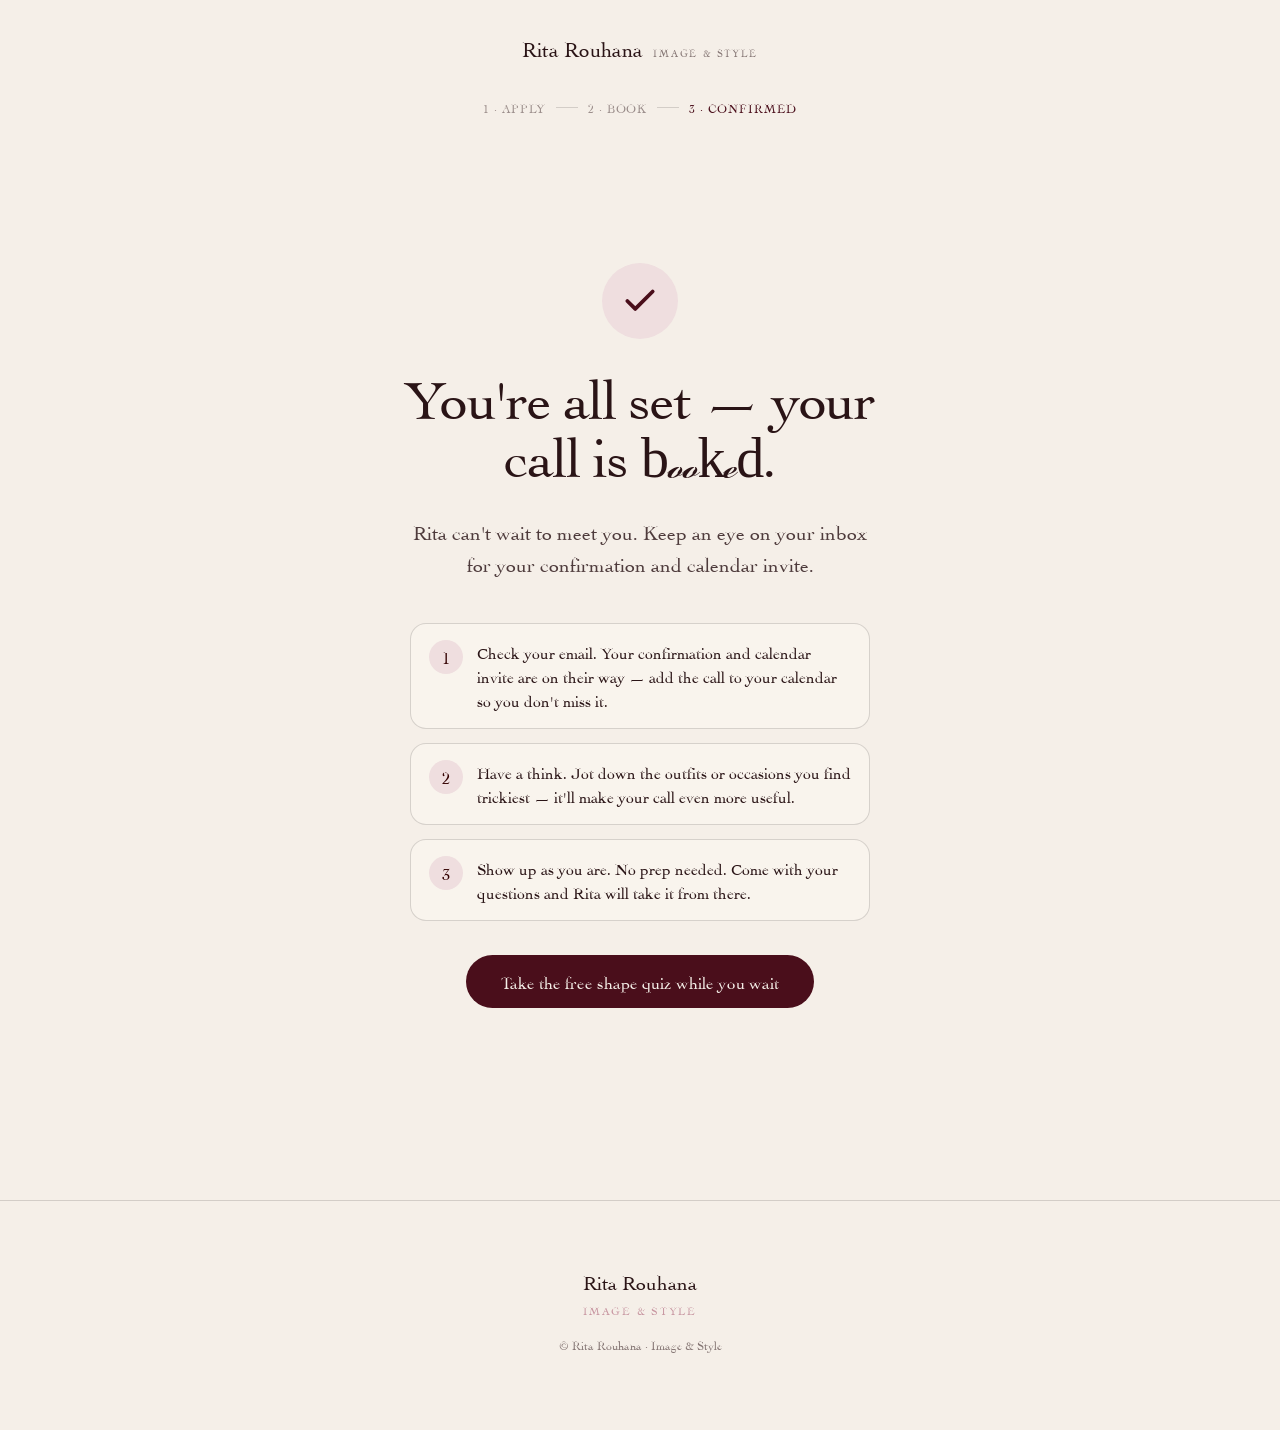
<file: thank-you.html>
<!DOCTYPE html>
<html lang="en">
<head>
<meta charset="utf-8">
<meta name="viewport" content="width=device-width, initial-scale=1">
<title>You're booked — Rita Rouhana</title>
<meta name="description" content="Your free style call with Rita Rouhana is confirmed. Here's what happens next.">
<meta property="og:type" content="website">
<link rel="preload" href="fonts/cochin.woff2" as="font" type="font/woff2" crossorigin>
<link rel="stylesheet" href="assets/app.css">
<link rel="stylesheet" href="assets/vsl.css">
<script src="assets/config.js"></script>
<script src="assets/analytics.js"></script>
</head>
<body data-funnel="thank-you">

  <nav class="fn-nav"><span class="fn-brand">Rita Rouhana</span><span class="fn-brand-sub">Image &amp; Style</span></nav>

  <main class="fn fn-narrow">
    <div class="fn-steps">
      <span class="st">1 · Apply</span><span class="sep"></span>
      <span class="st">2 · Book</span><span class="sep"></span>
      <span class="st on">3 · Confirmed</span>
    </div>

    <section class="fn-thanks">
      <span class="check"><svg width="38" height="38" viewBox="0 0 24 24" fill="none" stroke="currentColor" stroke-width="2.4" stroke-linecap="round" stroke-linejoin="round"><path d="M20 6 9 17l-5-5"/></svg></span>
      <h1>You're all set — your call is <span class="script">booked</span>.</h1>
      <p class="lead">Rita can't wait to meet you. Keep an eye on your inbox for your confirmation and calendar invite.</p>

      <ul class="fn-next">
        <li><span class="num">1</span><span><strong>Check your email.</strong> Your confirmation and calendar invite are on their way — add the call to your calendar so you don't miss it.</span></li>
        <li><span class="num">2</span><span><strong>Have a think.</strong> Jot down the outfits or occasions you find trickiest — it'll make your call even more useful.</span></li>
        <li><span class="num">3</span><span><strong>Show up as you are.</strong> No prep needed. Come with your questions and Rita will take it from there.</span></li>
      </ul>

      <div class="fn-cta-row">
        <a class="btn btn-primary" href="index.html" data-analytics="thankyou-quiz">Take the free shape quiz while you wait</a>
      </div>
    </section>
  </main>

  <footer class="fn-foot">
    <div class="name">Rita Rouhana</div><div class="sub">Image &amp; Style</div>
    <p class="copy">© Rita Rouhana · Image &amp; Style</p>
  </footer>

  <script src="assets/funnel.js"></script>
</body>
</html>
</file>
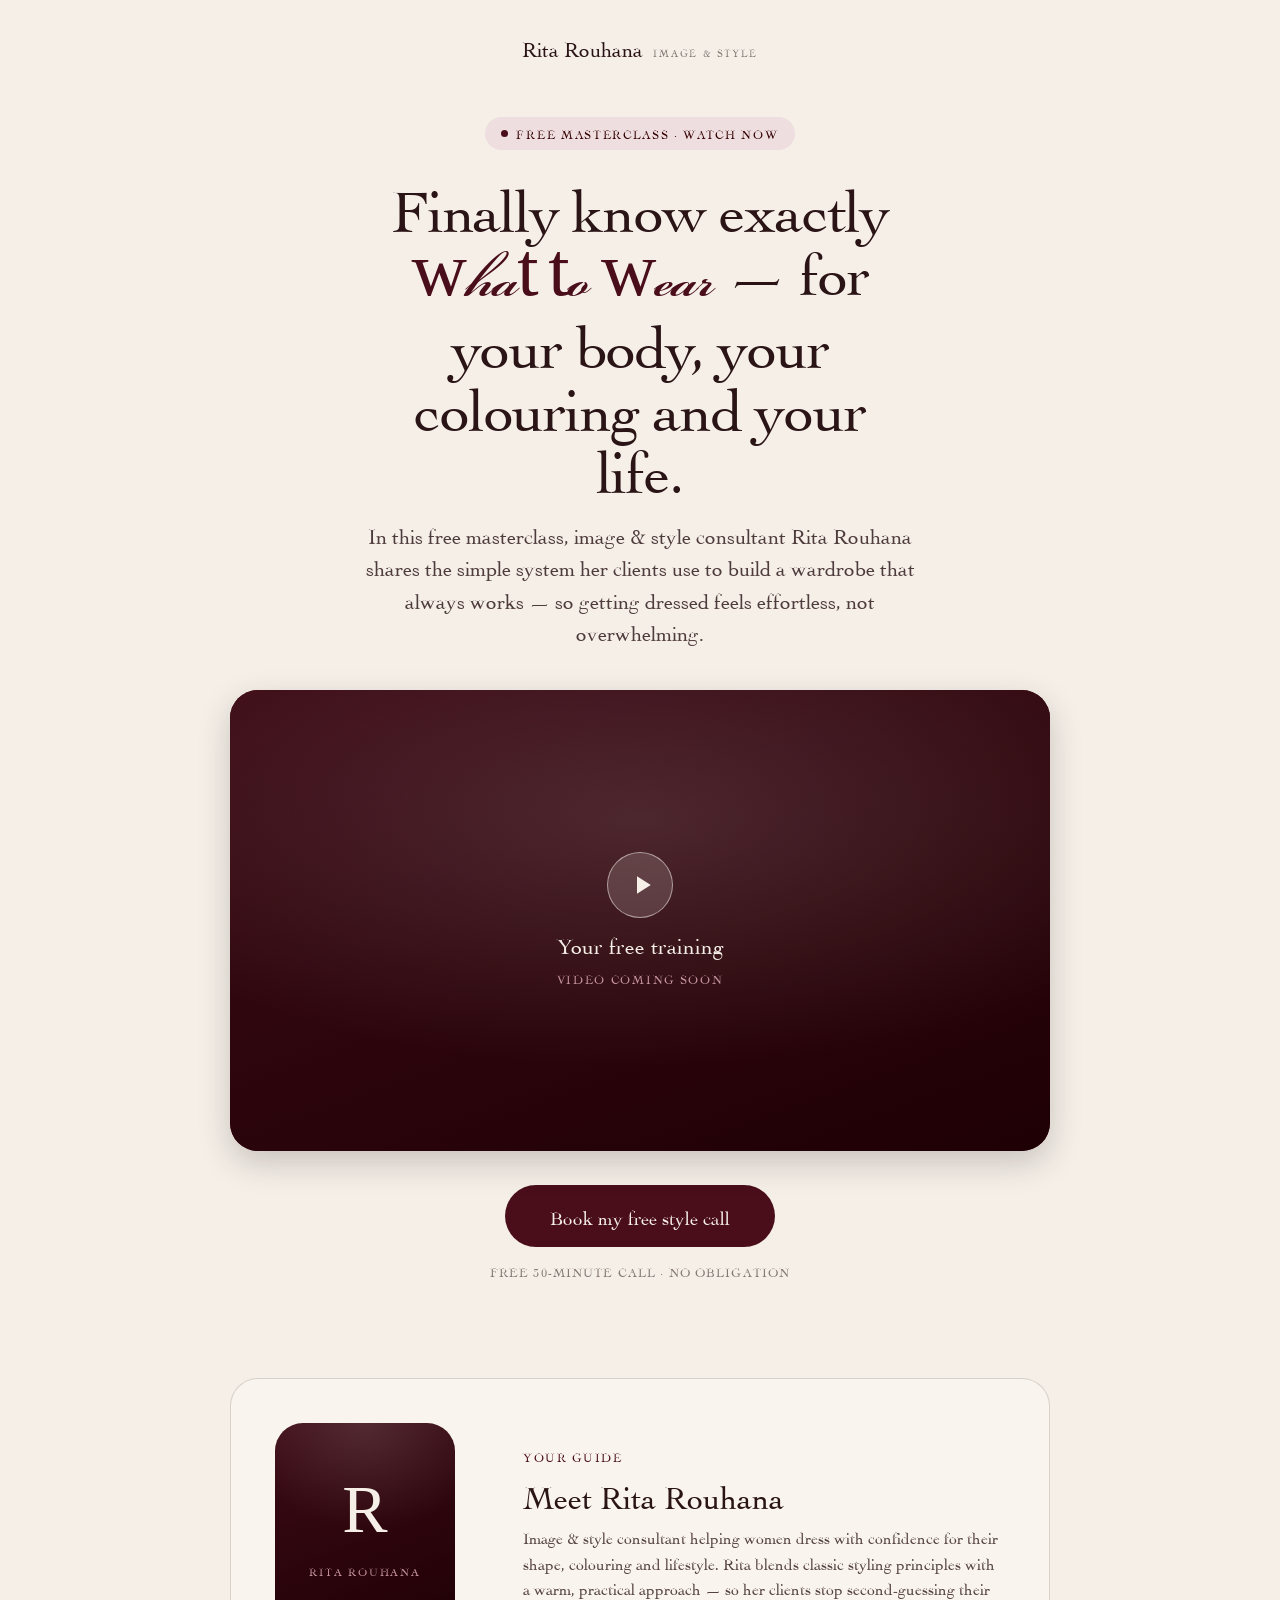
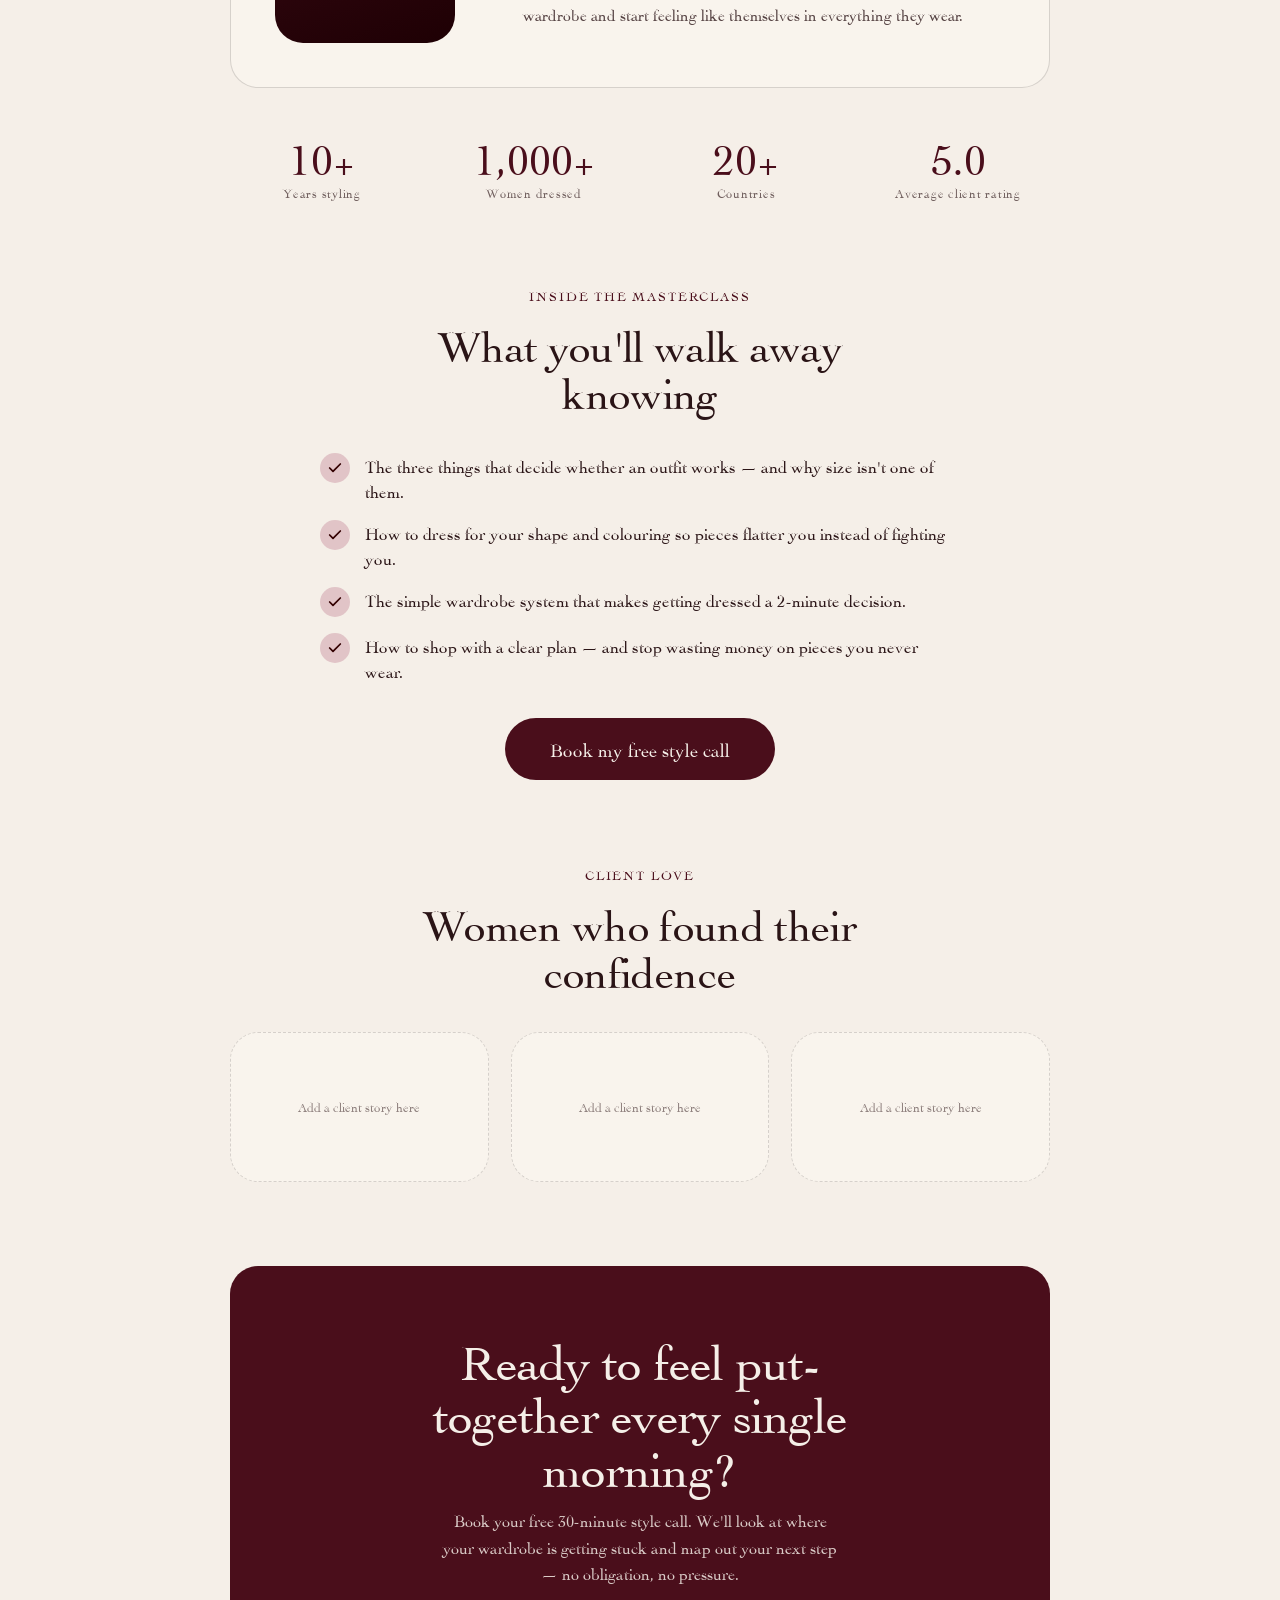
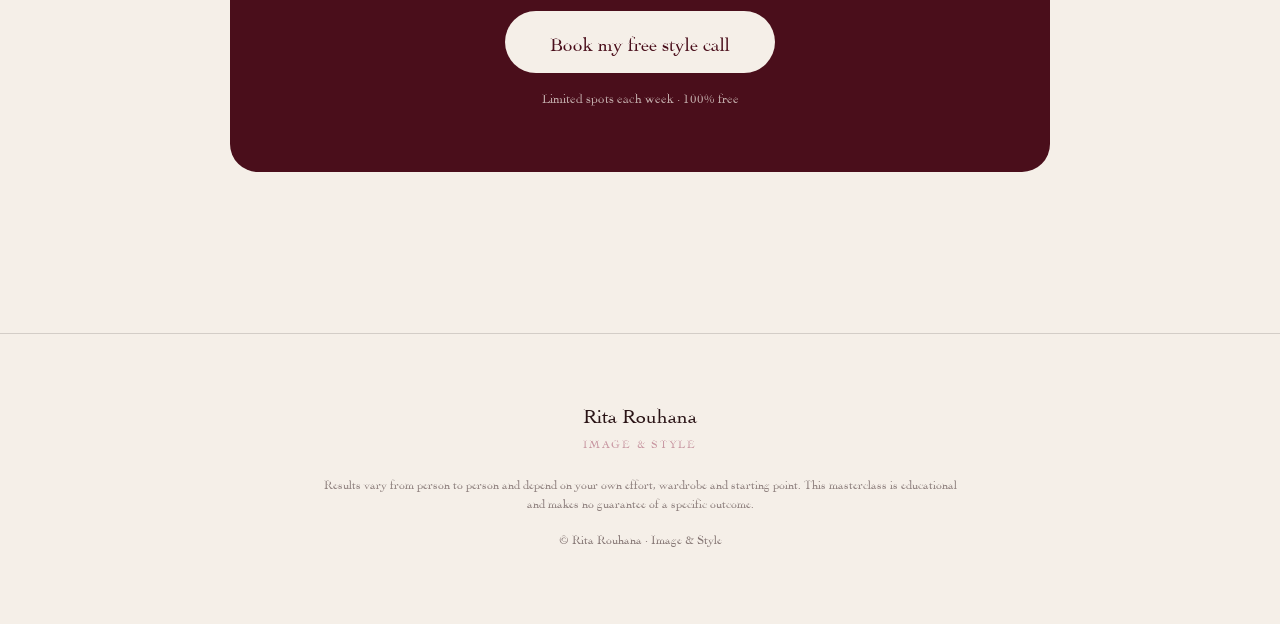
<file: vsl.html>
<!DOCTYPE html>
<html lang="en">
<head>
<meta charset="utf-8">
<meta name="viewport" content="width=device-width, initial-scale=1">
<title>Free Style Masterclass — Rita Rouhana</title>
<meta name="description" content="Watch the free masterclass: the simple system to always know exactly what to wear for your body, colouring and life — with image &amp; style consultant Rita Rouhana.">
<meta property="og:title" content="Free Style Masterclass — Rita Rouhana">
<meta property="og:description" content="The simple system to always know exactly what to wear for your shape, colouring and life.">
<meta property="og:type" content="website">
<link rel="preload" href="fonts/cochin.woff2" as="font" type="font/woff2" crossorigin>
<link rel="stylesheet" href="assets/app.css">
<link rel="stylesheet" href="assets/vsl.css">
<!-- Integrations (fill ids in assets/config.js). -->
<script src="assets/config.js"></script>
<script src="assets/analytics.js"></script>
</head>
<body data-funnel="vsl">

  <nav class="fn-nav"><span class="fn-brand">Rita Rouhana</span><span class="fn-brand-sub">Image &amp; Style</span></nav>

  <main class="fn">
    <!-- Hero -->
    <section class="fn-hero">
      <span class="fn-flag"><span class="dot"></span> Free masterclass · Watch now</span>
      <h1 class="fn-h1">Finally know exactly <span class="script">what to wear</span> — for your body, your colouring and your life.</h1>
      <p class="fn-sub">In this free masterclass, image &amp; style consultant Rita Rouhana shares the simple system her clients use to build a wardrobe that always works — so getting dressed feels effortless, not overwhelming.</p>
    </section>

    <!-- VSL -->
    <section class="fn-video">
      <div class="vsl-frame" id="vsl-video"></div>
      <div class="fn-cta-row">
        <button type="button" class="btn btn-cta" data-open-survey data-cta-gate data-analytics="vsl-cta-primary">Book my free style call</button>
        <p class="fn-note" id="vsl-cta-note" hidden>Keep watching — the button appears in a moment.</p>
        <p class="fn-microcopy">Free 30-minute call · No obligation</p>
      </div>
    </section>

    <!-- Authority -->
    <section class="fn-section">
      <div class="fn-authority">
        <div class="fn-mono"><span class="m-mark">R</span><span class="m-name">Rita Rouhana</span></div>
        <div>
          <span class="fn-auth-eyebrow">Your guide</span>
          <h2 class="fn-auth-h">Meet Rita Rouhana</h2>
          <!-- EDIT: replace with Rita's real bio -->
          <p class="fn-auth-p">Image &amp; style consultant helping women dress with confidence for their shape, colouring and lifestyle. Rita blends classic styling principles with a warm, practical approach — so her clients stop second-guessing their wardrobe and start feeling like themselves in everything they wear.</p>
        </div>
      </div>
      <!-- EDIT: replace the numbers below with Rita's real figures -->
      <div class="fn-stats">
        <div class="fn-stat"><div class="n">10+</div><div class="l">Years styling</div></div>
        <div class="fn-stat"><div class="n">1,000+</div><div class="l">Women dressed</div></div>
        <div class="fn-stat"><div class="n">20+</div><div class="l">Countries</div></div>
        <div class="fn-stat"><div class="n">5.0</div><div class="l">Average client rating</div></div>
      </div>
    </section>

    <!-- What you'll learn -->
    <section class="fn-section">
      <span class="fn-kicker">Inside the masterclass</span>
      <h2 class="fn-h2">What you'll walk away knowing</h2>
      <ul class="fn-learn">
        <li><span class="ln"><svg width="16" height="16" viewBox="0 0 24 24" fill="none" stroke="currentColor" stroke-width="2.6" stroke-linecap="round" stroke-linejoin="round"><path d="M20 6 9 17l-5-5"/></svg></span><span>The three things that decide whether an outfit works — and why size isn't one of them.</span></li>
        <li><span class="ln"><svg width="16" height="16" viewBox="0 0 24 24" fill="none" stroke="currentColor" stroke-width="2.6" stroke-linecap="round" stroke-linejoin="round"><path d="M20 6 9 17l-5-5"/></svg></span><span>How to dress for your shape and colouring so pieces flatter you instead of fighting you.</span></li>
        <li><span class="ln"><svg width="16" height="16" viewBox="0 0 24 24" fill="none" stroke="currentColor" stroke-width="2.6" stroke-linecap="round" stroke-linejoin="round"><path d="M20 6 9 17l-5-5"/></svg></span><span>The simple wardrobe system that makes getting dressed a 2-minute decision.</span></li>
        <li><span class="ln"><svg width="16" height="16" viewBox="0 0 24 24" fill="none" stroke="currentColor" stroke-width="2.6" stroke-linecap="round" stroke-linejoin="round"><path d="M20 6 9 17l-5-5"/></svg></span><span>How to shop with a clear plan — and stop wasting money on pieces you never wear.</span></li>
      </ul>
      <div class="fn-cta-row"><button type="button" class="btn btn-cta" data-open-survey data-analytics="vsl-cta-learn">Book my free style call</button></div>
    </section>

    <!-- Social proof (placeholders — add Rita's real client stories) -->
    <section class="fn-section">
      <span class="fn-kicker">Client love</span>
      <h2 class="fn-h2">Women who found their confidence</h2>
      <div class="fn-testi-grid">
        <div class="fn-testi is-ph">Add a client story here</div>
        <div class="fn-testi is-ph">Add a client story here</div>
        <div class="fn-testi is-ph">Add a client story here</div>
      </div>
    </section>

    <!-- Final CTA -->
    <section class="fn-section">
      <div class="fn-band">
        <h2>Ready to feel put-together every single morning?</h2>
        <p>Book your free 30-minute style call. We'll look at where your wardrobe is getting stuck and map out your next step — no obligation, no pressure.</p>
        <button type="button" class="btn btn-cta" data-open-survey data-analytics="vsl-cta-final">Book my free style call</button>
        <p class="sub">Limited spots each week · 100% free</p>
      </div>
    </section>
  </main>

  <footer class="fn-foot">
    <div class="name">Rita Rouhana</div><div class="sub">Image &amp; Style</div>
    <p class="fn-disc">Results vary from person to person and depend on your own effort, wardrobe and starting point. This masterclass is educational and makes no guarantee of a specific outcome.</p>
    <p class="copy">© Rita Rouhana · Image &amp; Style</p>
  </footer>

  <!-- Survey popup: opened by the CTAs. funnel.js drops the survey embed
       (RITA_CONFIG.surveyUrl) into #survey-embed; a qualified finish sends
       the visitor to the calendar page. -->
  <div id="survey-modal" class="fn-modal" hidden data-modal-close>
    <div class="fn-modal-card" role="dialog" aria-modal="true" aria-labelledby="survey-modal-title">
      <button type="button" class="fn-modal-x" data-modal-close aria-label="Close">
        <svg width="18" height="18" viewBox="0 0 24 24" fill="none" stroke="currentColor" stroke-width="2.6" stroke-linecap="round" stroke-linejoin="round"><path d="M18 6 6 18"/><path d="m6 6 12 12"/></svg>
      </button>
      <div class="fn-modal-head">
        <span class="fn-flag"><span class="dot"></span> Step 1 of 3 · Apply</span>
        <h2 id="survey-modal-title">A few quick questions first</h2>
        <p>So Rita can make your free call genuinely useful, tell her a little about you and your wardrobe. It takes about two minutes.</p>
      </div>
      <div class="embed-frame" id="survey-embed"></div>
      <div class="fn-cta-row">
        <a class="btn btn-cta" href="calendar.html" data-survey-continue data-analytics="survey-continue">Continue to booking</a>
        <p class="fn-microcopy">Your answers stay private</p>
      </div>
    </div>
  </div>

  <script src="assets/funnel.js"></script>
</body>
</html>
</file>
<file: assets/app.css>
/* ═══════════════════════════════════════════════════════════════════════
   Rita Rouhana — Dressing for Your Shape · shared styles
   Real brand fonts (Cochin + Bickham Script Pro), subset to woff2.
   ═══════════════════════════════════════════════════════════════════════ */
@font-face { font-family: "Cochin"; src: url("../fonts/cochin.woff2") format("woff2"); font-weight: 400 700; font-display: swap; }
@font-face { font-family: "Bickham Script Pro"; src: url("../fonts/bickham.woff2") format("woff2"); font-weight: 400 700; font-display: swap; }

:root {
  --color-surface: #ebddc5;
  --color-divider: color-mix(in srgb, #201e1d 16%, transparent);
  --color-neutral-100: #f9f4ed;
  --color-neutral-200: #eee7db;
  --color-neutral-300: #dcd3c4;
  --color-neutral-900: #2e2b25;
  --radius-md: 16px;
  --radius-lg: 28px;
  --shadow-lg: 0 12px 32px color-mix(in srgb, #2e2b25 22%, transparent);

  /* brand — light cocoa ground, burgundy accent */
  --color-bg: #F5EFE8;
  --color-text: #2A1416;
  --color-accent: #4A0E1B;
  --color-accent-100: #EFDEDF;
  --color-accent-200: #E1C4C7;
  --color-accent-300: #C795A0;
  --color-accent-600: #3D0B16;
  --color-accent-700: #330000;
  --color-accent-900: #1E0004;
  --color-accent-2-200: #DBCEC7;
  --color-accent-2-700: #513A33;

  --font-heading: "Cochin", Georgia, "Times New Roman", serif;
  --font-body: "Cochin", Georgia, "Times New Roman", serif;
  --font-script: "Bickham Script Pro", "Snell Roundhand", cursive;
}

*, *::before, *::after { box-sizing: border-box; }
html { scroll-behavior: smooth; overflow-x: clip; }
body {
  margin: 0; background: var(--color-bg); color: var(--color-text);
  font-family: var(--font-body); font-size: 18px; line-height: 1.62;
  overflow-x: clip; min-height: 100vh; -webkit-font-smoothing: antialiased;
}
img { display: block; max-width: 100%; }
figure { margin: 0; }
.display-line { display: block; }
::placeholder { color: color-mix(in srgb, var(--color-text) 42%, transparent); }
:focus { outline: none; }
:focus-visible { outline: 2px solid var(--color-accent); outline-offset: 2px; }
::selection { background: color-mix(in srgb, var(--color-accent) 24%, transparent); }
[hidden] { display: none !important; }
.script { font-family: var(--font-script); }

/* ── layout helpers ── */
.wrap { max-width: 1080px; margin: 0 auto; padding-inline: clamp(20px, 5vw, 72px); }
.nav {
  display: flex; align-items: center; justify-content: space-between; gap: 16px;
  max-width: 1200px; margin: 0 auto; padding: 22px clamp(20px, 5vw, 72px);
}
.nav-brand { font-family: var(--font-heading); font-size: 22px; letter-spacing: -0.01em; }
.nav-brand a { color: inherit; text-decoration: none; }
.nav-sub { font-size: 12px; letter-spacing: 0.14em; text-transform: uppercase; color: var(--color-accent); }
.kicker { display: block; font-size: 13px; letter-spacing: 0.12em; text-transform: uppercase; font-weight: 700; color: var(--color-accent); }

/* ── buttons ── */
.btn {
  display: inline-flex; align-items: center; justify-content: center; gap: 6px;
  cursor: pointer; text-decoration: none;
  font-family: var(--font-heading); font-weight: 400;
  font-size: 17px; line-height: 1.2; color: var(--color-text);
  background: transparent; border: 1px solid transparent;
  padding: 15px 34px; border-radius: 999px;
}
.btn svg { display: block; }
.btn-primary { background: var(--color-accent); color: var(--color-bg); }
.btn-primary:hover { background: var(--color-accent-600); }
.btn-primary:active { background: var(--color-accent-700); }
.btn-secondary { border-color: var(--color-divider); padding: 12px 24px; }
.btn-secondary:hover { background: color-mix(in srgb, var(--color-text) 7%, transparent); }
.btn-icon { width: 34px; height: 34px; padding: 0; }
.btn-block { width: 100%; }

/* ── forms ── */
.field > label { display: block; font-size: 12px; margin-bottom: 5px; color: color-mix(in srgb, var(--color-text) 70%, transparent); }
.input {
  width: 100%; min-height: 36px; padding: 11px 16px; font: inherit; font-size: 15px;
  color: var(--color-text); caret-color: var(--color-accent);
  background: var(--color-neutral-200); border: 1px solid var(--color-divider); border-radius: 999px;
}
.input:hover { border-color: color-mix(in srgb, var(--color-text) 45%, transparent); }
.input:focus-visible { border-color: var(--color-accent); outline-offset: 0; }
.phone-row { display: flex; gap: 10px; }
.phone-cc { flex: 0 0 84px; text-align: center; padding-inline: 8px; }
.phone-num { flex: 1; min-width: 0; }

/* ── shape selector (landing modal) ── */
.shape-field { border: 0; padding: 0; margin: 4px 0 0; min-width: 0; }
.shape-field legend { padding: 0; font-family: var(--font-heading); font-size: 20px; line-height: 1.2; margin-bottom: 12px; color: var(--color-text); }
.shape-grid { display: grid; grid-template-columns: repeat(5, minmax(0, 1fr)); gap: 8px; }
.shape-opt {
  display: flex; flex-direction: column; align-items: center; gap: 6px;
  padding: 10px 4px 9px; cursor: pointer; background: var(--color-neutral-200);
  border: 1.5px solid transparent; border-radius: var(--radius-md); color: var(--color-accent-300);
  font-family: var(--font-body); transition: border-color .15s, background .15s, color .15s;
}
.shape-opt:hover { background: var(--color-accent-100); }
.shape-opt .shape-ill { width: 100%; max-width: 44px; }
.shape-opt .shape-name { font-size: 11px; color: color-mix(in srgb, var(--color-text) 72%, transparent); }
.shape-opt[aria-pressed="true"] { border-color: var(--color-accent); background: var(--color-accent-100); color: var(--color-accent); }
.shape-opt[aria-pressed="true"] .shape-name { color: var(--color-accent); font-weight: 700; }
.shape-opt:focus-visible { outline: 2px solid var(--color-accent); outline-offset: 2px; }
.shape-error { color: var(--color-accent); font-size: 13px; margin: 10px 0 0; }
@media (max-width: 520px) { .shape-grid { grid-template-columns: repeat(3, minmax(0, 1fr)); } }

/* ── full-page quiz (opt-in) ── */
@keyframes optin-fade { from { opacity: 0; } to { opacity: 1; } }
@keyframes optin-rise { from { opacity: 0; transform: translateY(12px); } to { opacity: 1; transform: translateY(0); } }
.overlay {
  position: fixed; inset: 0; z-index: 100;
  background: var(--color-neutral-100);
  display: flex; flex-direction: column; overflow-y: auto; animation: optin-fade 0.2s ease;
}
.dialog { position: relative; animation: optin-rise 0.3s ease; }
.quiz-dialog {
  width: 100%; max-width: none; max-height: none; overflow: visible;
  background: transparent; border-radius: 0; box-shadow: none; padding: 0;
  min-height: 100%; display: flex; flex-direction: column;
}
.quiz-top { display: flex; align-items: center; justify-content: space-between; gap: 16px; padding: clamp(14px, 2.5vw, 20px) clamp(18px, 5vw, 40px) 0; }
.quiz-brand { font-family: var(--font-heading); font-size: 18px; line-height: 1.05; display: flex; flex-direction: column; gap: 3px; color: var(--color-text); }
.quiz-brand-sub { font-family: var(--font-body); font-size: 9.5px; letter-spacing: 0.16em; text-transform: uppercase; color: color-mix(in srgb, var(--color-text) 55%, transparent); }
.quiz-exit { flex: none; width: 40px; height: 40px; border-radius: 50%; border: 1px solid color-mix(in srgb, var(--color-text) 16%, transparent); background: transparent; color: var(--color-text); display: inline-flex; align-items: center; justify-content: center; cursor: pointer; transition: background .15s, border-color .15s; }
.quiz-exit:hover { background: var(--color-accent-100); border-color: transparent; }
.quiz-progress-row { display: flex; align-items: center; gap: 16px; padding: clamp(14px, 2.5vw, 18px) clamp(18px, 5vw, 40px) 0; }
.quiz-bar { flex: 1; height: 6px; border-radius: 999px; background: color-mix(in srgb, var(--color-accent) 14%, transparent); overflow: hidden; }
.quiz-bar-fill { display: block; height: 100%; width: 25%; border-radius: 999px; background: var(--color-accent); transition: width .35s cubic-bezier(.4, 0, .2, 1); }
.quiz-steplabel { flex: none; font-size: 12px; letter-spacing: 0.1em; text-transform: uppercase; color: var(--color-accent); font-weight: 600; }

/* ── shape quiz (live-morphing silhouette + sliders) ── */
.quiz { flex: 1; display: flex; align-items: center; width: 100%; max-width: 880px; margin: 0 auto; min-width: 0; padding: clamp(24px, 4vw, 52px) clamp(18px, 5vw, 40px) clamp(40px, 6vw, 72px); }
.quiz-stage { display: flex; gap: clamp(24px, 5vw, 56px); align-items: center; width: 100%; min-width: 0; }
@media (max-width: 620px) { .quiz-stage { flex-direction: column; align-items: stretch; } }
.quiz-figure { flex: none; width: 200px; text-align: center; }
@media (max-width: 620px) { .quiz-figure { width: 150px; margin: 0 auto; } }
.quiz-sil { color: var(--color-accent); background: var(--color-accent-100); border-radius: var(--radius-lg); padding: 18px 14px; }
.quiz-sil svg { width: 100%; height: auto; display: block; transition: none; }
.quiz-hint { font-size: 13px; line-height: 1.35; color: color-mix(in srgb, var(--color-text) 72%, transparent); margin: 12px 0 0; min-height: 2.4em; }
.quiz-steps { flex: 1; min-width: 0; }
.quiz-kicker { display: block; font-size: 12px; letter-spacing: 0.14em; text-transform: uppercase; color: var(--color-accent); }
.quiz-h { font-family: var(--font-heading); font-weight: 400; font-size: clamp(28px, 4.6vw, 40px); line-height: 1.08; letter-spacing: -0.015em; margin: 8px 0 0; }
.quiz-sub { font-size: 15px; line-height: 1.5; color: color-mix(in srgb, var(--color-text) 78%, transparent); margin: 8px 0 0; }
.range { -webkit-appearance: none; appearance: none; width: 100%; height: 8px; border-radius: 999px; background: var(--color-neutral-300); outline: none; margin: 26px 0 0; }
.range::-webkit-slider-thumb { -webkit-appearance: none; appearance: none; width: 28px; height: 28px; border-radius: 50%; background: var(--color-accent); border: 4px solid var(--color-neutral-100); box-shadow: var(--shadow-md); cursor: pointer; }
.range::-moz-range-thumb { width: 28px; height: 28px; border-radius: 50%; background: var(--color-accent); border: 4px solid var(--color-neutral-100); box-shadow: var(--shadow-md); cursor: pointer; }
.range:focus-visible { outline: 2px solid var(--color-accent); outline-offset: 4px; }
.range-ends { display: flex; justify-content: space-between; font-size: 11.5px; letter-spacing: 0.04em; text-transform: uppercase; color: color-mix(in srgb, var(--color-text) 55%, transparent); margin-top: 9px; }
.quiz-nav { display: flex; justify-content: space-between; align-items: center; gap: 10px; margin-top: 24px; }
.quiz-nav .btn { padding-block: 12px; }
.quiz-nav .btn-primary { min-width: 120px; }
.quiz-nav > span { flex: 1; }
.quiz-readout { background: var(--color-accent-100); border-radius: var(--radius-md); padding: 14px 16px; margin-top: 14px; }
.quiz-readout .ro-label { display: block; font-size: 11px; letter-spacing: 0.12em; text-transform: uppercase; color: var(--color-accent); margin-bottom: 10px; }
.ro-bars { display: grid; gap: 8px; }
.ro-row { display: grid; grid-template-columns: 68px 1fr 30px; align-items: center; gap: 10px; }
.ro-name { font-size: 12.5px; color: color-mix(in srgb, var(--color-text) 72%, transparent); }
.ro-track { height: 7px; border-radius: 999px; background: color-mix(in srgb, var(--color-accent) 16%, transparent); overflow: hidden; }
.ro-fill { display: block; height: 100%; border-radius: 999px; background: var(--color-accent); }
.ro-num { font-family: var(--font-heading); font-size: 15px; color: var(--color-accent); text-align: right; }

/* ── result page ── */
.result-hero { position: relative; text-align: center; padding: clamp(20px, 4vw, 44px) 0 clamp(28px, 4vw, 48px); }
.result-hero .halo { position: absolute; left: 50%; top: -60px; width: 360px; height: 360px; transform: translateX(-50%); border-radius: 50%; background: var(--color-accent-2-200); z-index: 0; pointer-events: none; }
.result-hero > * { position: relative; z-index: 1; }
.result-ill { width: 92px; margin: 0 auto 10px; color: var(--color-accent); }
.result-eyebrow { font-size: 13px; letter-spacing: 0.14em; text-transform: uppercase; color: var(--color-accent); }
.result-title { font-family: var(--font-heading); font-weight: 400; font-size: clamp(40px, 6vw, 66px); line-height: 1.05; letter-spacing: -0.02em; margin: 8px 0 0; }
.result-title .script { font-family: var(--font-script); color: var(--color-accent); font-size: 1.25em; line-height: 0.7; }
.result-tagline { font-family: var(--font-heading); font-size: clamp(19px, 2.4vw, 24px); color: var(--color-accent); margin: 10px 0 0; }
.result-summary { font-size: clamp(17px, 1.9vw, 20px); line-height: 1.6; max-width: 54ch; margin: 18px auto 0; color: color-mix(in srgb, var(--color-text) 84%, transparent); }

.result-cols { display: grid; grid-template-columns: 1.15fr 0.85fr; gap: clamp(16px, 2.5vw, 28px); margin-top: clamp(8px, 2vw, 20px); }
@media (max-width: 720px) { .result-cols { grid-template-columns: 1fr; } }
.result-card { background: var(--color-neutral-200); border-radius: var(--radius-lg); padding: clamp(22px, 3vw, 32px); }
.result-card h2 { display: flex; align-items: center; gap: 9px; font-family: var(--font-body); font-size: 13px; letter-spacing: 0.1em; text-transform: uppercase; font-weight: 700; margin: 0 0 18px; color: var(--color-accent); }
.result-card h2 .ic { flex: none; width: 26px; height: 26px; border-radius: 50%; display: flex; align-items: center; justify-content: center; background: var(--color-accent-200); }
.wear-list { list-style: none; margin: 0; padding: 0; display: grid; gap: 14px; }
.wear-list li { display: grid; grid-template-columns: auto 1fr; gap: 14px; align-items: center; }
.wear-thumb { width: 62px; height: 62px; flex: none; border-radius: var(--radius-md); background: var(--color-neutral-100); border: 1px solid color-mix(in srgb, var(--color-accent) 14%, transparent); color: var(--color-accent); padding: 10px; }
.wear-thumb svg { width: 100%; height: 100%; }
.wear-text { min-width: 0; }
.wear-list .cat { display: block; font-size: 11px; letter-spacing: 0.09em; text-transform: uppercase; color: color-mix(in srgb, var(--color-text) 55%, transparent); margin-bottom: 2px; }
.wear-list .item { font-size: 16.5px; line-height: 1.4; }

/* ── visual "at a glance" summary ── */
.glance { display: grid; grid-template-columns: 1.4fr 0.9fr; gap: clamp(16px, 3vw, 32px); align-items: stretch; }
@media (max-width: 720px) { .glance { grid-template-columns: 1fr; } }
.glance-label { display: block; font-size: 11px; letter-spacing: 0.14em; text-transform: uppercase; color: var(--color-accent); margin-bottom: 10px; }
.glance-goal { background: var(--color-neutral-200); border-radius: var(--radius-lg); padding: clamp(22px, 3vw, 32px); }
.glance-goal-text { font-family: var(--font-heading); font-weight: 400; font-size: clamp(26px, 3.4vw, 36px); line-height: 1.1; letter-spacing: -0.01em; color: var(--color-accent); margin: 0; }
.glance-summary { font-size: 16px; line-height: 1.55; color: color-mix(in srgb, var(--color-text) 80%, transparent); margin: 14px 0 0; }
.glance-bars { background: var(--color-accent); color: #F5EFE8; border-radius: var(--radius-lg); padding: clamp(22px, 3vw, 32px); display: flex; flex-direction: column; justify-content: center; }
.glance-bars .glance-label { color: var(--color-accent-300); }
.bar-row { display: grid; grid-template-columns: 74px 1fr; align-items: center; gap: 12px; margin-top: 14px; }
.bar-row:first-of-type { margin-top: 0; }
.bar-label { font-size: 13px; letter-spacing: 0.02em; color: color-mix(in srgb, #F5EFE8 88%, transparent); }
.bar-track { height: 10px; border-radius: 999px; background: color-mix(in srgb, #F5EFE8 18%, transparent); overflow: hidden; }
.bar-fill { display: block; height: 100%; border-radius: 999px; background: var(--color-accent-300); }

/* ── whole-guide mockup ── */
.mockup-sec { display: grid; grid-template-columns: 300px 1fr; gap: clamp(28px, 5vw, 64px); align-items: center; padding-top: clamp(36px, 5vw, 64px); }
@media (max-width: 720px) { .mockup-sec { grid-template-columns: 1fr; justify-items: center; text-align: center; } }
.mockup { position: relative; width: 100%; max-width: 300px; aspect-ratio: 3 / 4; }
.mockup-back { position: absolute; inset: 0; border-radius: 8px 16px 16px 8px; background: var(--color-neutral-300); box-shadow: var(--shadow-lg); transform: rotate(4deg) translateX(10px); }
.mockup-back-2 { background: var(--color-neutral-200); transform: rotate(8deg) translateX(20px); opacity: 0.7; }
.mockup-cover {
  position: absolute; inset: 0; z-index: 2; margin: 0; border-radius: 8px 16px 16px 8px; overflow: hidden;
  display: flex; flex-direction: column; justify-content: space-between; text-align: center; color: #F5EFE8;
  padding: clamp(24px, 8%, 36px); box-shadow: var(--shadow-lg);
  background: radial-gradient(120% 80% at 50% 0%, color-mix(in srgb, #F5EFE8 14%, transparent), transparent 60%), linear-gradient(160deg, var(--color-accent-600), var(--color-accent-900));
  border-left: 3px solid color-mix(in srgb, #F5EFE8 22%, transparent);
}
.mc-kicker { font-size: 11px; letter-spacing: 0.22em; text-transform: uppercase; color: var(--color-accent-300); }
.mc-title { font-family: var(--font-heading); font-weight: 400; font-size: clamp(26px, 8%, 34px); line-height: 1.12; margin: 0; }
.mc-title .script { display: block; font-family: var(--font-script); font-size: 1.55em; line-height: 0.9; color: #F5EFE8; margin-top: 0.06em; }
.mc-rule { display: block; width: 40px; height: 1px; margin: 14px auto; background: color-mix(in srgb, #F5EFE8 55%, transparent); }
.mc-byline { font-family: var(--font-heading); font-size: 15px; }
.mc-sub { font-size: 11px; letter-spacing: 0.14em; text-transform: uppercase; color: var(--color-accent-300); margin-top: 4px; }
.mockup-copy h2 { font-family: var(--font-heading); font-weight: 400; font-size: clamp(28px, 3.8vw, 44px); line-height: 1.08; letter-spacing: -0.015em; margin: 12px 0 0; max-width: 18ch; }
.mockup-copy p { font-size: 16.5px; line-height: 1.6; color: color-mix(in srgb, var(--color-text) 80%, transparent); margin: 16px 0 0; max-width: 46ch; }
.mockup-cta { margin-top: 24px; }

/* ── cheat-sheet gallery (Rita's per-category graphics) ── */
.section-h { font-family: var(--font-heading); font-weight: 400; font-size: clamp(28px, 3.6vw, 42px); line-height: 1.08; letter-spacing: -0.015em; margin: 0 0 clamp(20px, 3vw, 32px); max-width: 20ch; }
.sheet-grid { display: grid; grid-template-columns: repeat(2, minmax(0, 1fr)); gap: clamp(16px, 3vw, 28px); }
@media (max-width: 640px) { .sheet-grid { grid-template-columns: 1fr; } }
.sheet { margin: 0; }
.sheet-btn { display: block; width: 100%; padding: 0; border: 0; cursor: zoom-in; background: var(--color-neutral-100); border-radius: var(--radius-lg); overflow: hidden; box-shadow: var(--shadow-md); transition: transform .15s, box-shadow .15s; }
.sheet-btn:hover { transform: translateY(-3px); box-shadow: var(--shadow-lg); }
.sheet-btn:focus-visible { outline: 2px solid var(--color-accent); outline-offset: 3px; }
.sheet-img { display: block; width: 100%; height: auto; }
.sheet-fallback { display: flex; align-items: center; justify-content: center; aspect-ratio: 3 / 4; color: var(--color-accent); padding: 22%; background: var(--color-accent-100); }
.sheet-fallback svg { width: 100%; height: 100%; }
.sheet figcaption { padding: 14px 4px 4px; }
.sheet-cat { display: block; font-size: 11px; letter-spacing: 0.1em; text-transform: uppercase; color: var(--color-accent); margin-bottom: 3px; }
.sheet-tip { font-size: 16px; line-height: 1.4; }
.sheet-note { font-size: 14px; line-height: 1.5; text-align: center; color: color-mix(in srgb, var(--color-text) 62%, transparent); margin: clamp(20px, 3vw, 30px) auto 0; max-width: 52ch; }

/* ── skip strip ── */
.skip-card { background: var(--color-neutral-200); border-radius: var(--radius-lg); padding: clamp(22px, 3vw, 32px); }
.skip-card h3 { display: flex; align-items: center; gap: 9px; font-family: var(--font-body); font-size: 13px; letter-spacing: 0.1em; text-transform: uppercase; font-weight: 700; margin: 0 0 16px; color: var(--color-accent); }
.skip-card h3 .ic { flex: none; width: 26px; height: 26px; border-radius: 50%; display: flex; align-items: center; justify-content: center; background: var(--color-accent-200); }
.skip-card .avoid-list { display: grid; grid-template-columns: repeat(3, 1fr); gap: 14px; }
@media (max-width: 640px) { .skip-card .avoid-list { grid-template-columns: 1fr; } }

/* ── lightbox ── */
.lightbox { position: fixed; inset: 0; z-index: 200; display: flex; align-items: center; justify-content: center; padding: clamp(16px, 4vw, 48px); background: color-mix(in srgb, var(--color-neutral-900) 78%, transparent); animation: optin-fade 0.18s ease; cursor: zoom-out; }
.lb-fig { margin: 0; max-width: 640px; max-height: 92vh; display: flex; flex-direction: column; }
.lb-fig img { max-width: 100%; max-height: 82vh; width: auto; height: auto; border-radius: var(--radius-md); box-shadow: var(--shadow-lg); background: #fff; }
.lb-fig figcaption { color: #F5EFE8; font-size: 14px; text-align: center; margin-top: 12px; }
.lb-close { position: fixed; top: 18px; right: 18px; width: 42px; height: 42px; border-radius: 50%; border: 0; cursor: pointer; background: color-mix(in srgb, #F5EFE8 16%, transparent); color: #F5EFE8; display: flex; align-items: center; justify-content: center; }
.lb-close:hover { background: color-mix(in srgb, #F5EFE8 28%, transparent); }

/* ═══ Result-page system (brief) ═══════════════════════════════════════ */
#result-root > header, #result-root > section, #result-root > footer { padding-block: clamp(30px, 4.5vw, 62px); }
.section-lead { font-size: 16.5px; line-height: 1.6; color: color-mix(in srgb, var(--color-text) 80%, transparent); max-width: 62ch; margin: 14px 0 0; }
.result-microcopy { font-size: 13px; line-height: 1.5; color: color-mix(in srgb, var(--color-text) 58%, transparent); margin: 16px 0 0; }
.result-title .accent { color: var(--color-accent); }
.kicker.on-accent { color: var(--color-accent-300); }

/* reveal (motion only when allowed) */
.reveal { opacity: 1; }
@media (prefers-reduced-motion: no-preference) {
  .js-reveal .reveal { opacity: 0; transform: translateY(14px); transition: opacity .55s ease, transform .55s ease; }
  .js-reveal .reveal.in { opacity: 1; transform: none; }
}

/* hero */
.result-hero2 { display: grid; grid-template-columns: 1.05fr 0.95fr; gap: clamp(24px, 4vw, 56px); align-items: center; }
@media (max-width: 820px) { .result-hero2 { grid-template-columns: 1fr; } .result-hero2-figure { order: 2; } }
.result-hero2-figure { text-align: center; }
.result-badge { display: inline-block; text-align: center; margin-bottom: 14px; }
.result-badge .rb-label { display: block; font-size: 11px; letter-spacing: 0.14em; text-transform: uppercase; color: var(--color-accent); }
.result-badge .rb-name { display: block; font-family: var(--font-heading); font-size: 20px; }
.figure-sil { width: min(300px, 74%); margin: 0 auto; color: var(--color-accent); background: var(--color-accent-100); border-radius: var(--radius-lg); padding: clamp(20px, 3vw, 30px); }

/* characteristics */
.char-grid { list-style: none; margin: 0; padding: 0; display: grid; grid-template-columns: 1fr 1fr; gap: 16px clamp(24px, 4vw, 48px); }
@media (max-width: 560px) { .char-grid { grid-template-columns: 1fr; } }
.char { display: flex; gap: 13px; align-items: baseline; font-size: 16.5px; line-height: 1.4; }
.char-n { flex: none; font-family: var(--font-heading); font-size: 16px; color: var(--color-accent-300); }

/* annotated figure */
.anno-stage { display: grid; grid-template-columns: 260px 1fr; gap: clamp(24px, 4vw, 56px); align-items: center; margin-top: clamp(22px, 3vw, 34px); }
@media (max-width: 720px) { .anno-stage { grid-template-columns: 1fr; justify-items: center; } .anno-list { max-width: 460px; } }
.anno-figure { width: 100%; max-width: 260px; color: var(--color-accent); background: var(--color-accent-100); border-radius: var(--radius-lg); padding: clamp(18px, 3vw, 28px); }
.anno-list { list-style: none; margin: 0; padding: 0; display: grid; gap: 18px; }
.anno { display: grid; grid-template-columns: auto 1fr; gap: 14px; align-items: start; }
.anno-n { flex: none; width: 34px; height: 34px; border-radius: 50%; background: var(--color-accent-100); color: var(--color-accent); font-family: var(--font-heading); font-size: 16px; display: flex; align-items: center; justify-content: center; }
.anno-t { font-family: var(--font-heading); font-weight: 400; font-size: 19px; line-height: 1.15; margin: 3px 0 4px; }
.anno-d { font-size: 15px; line-height: 1.5; color: color-mix(in srgb, var(--color-text) 78%, transparent); margin: 0; }

/* styling goal */
.goal-card { background: var(--color-accent); color: #F5EFE8; border-radius: var(--radius-lg); padding: clamp(26px, 4vw, 46px); text-align: center; }
.goal-rule { font-family: var(--font-heading); font-weight: 400; font-size: clamp(24px, 3.4vw, 36px); line-height: 1.18; letter-spacing: -0.01em; margin: 12px auto 0; max-width: 30ch; }
.goal-cols { display: grid; grid-template-columns: 1fr 1fr; gap: clamp(16px, 3vw, 26px); margin-top: clamp(16px, 2.5vw, 26px); }
@media (max-width: 640px) { .goal-cols { grid-template-columns: 1fr; } }
.goal-col { background: var(--color-neutral-200); border-radius: var(--radius-lg); padding: clamp(22px, 3vw, 30px); }
.goal-col-h { font-family: var(--font-body); font-size: 12px; letter-spacing: 0.1em; text-transform: uppercase; font-weight: 700; color: var(--color-accent); margin: 0 0 14px; }
.goal-list { list-style: none; margin: 0; padding: 0; display: grid; gap: 12px; }
.goal-list li { display: grid; grid-template-columns: auto 1fr; gap: 11px; font-size: 15.5px; line-height: 1.42; align-items: start; }
.goal-list.work svg { color: var(--color-accent); margin-top: 3px; }
.dot-warn { width: 14px; height: 14px; border-radius: 50%; background: var(--color-accent-200); border: 1.5px solid var(--color-accent-300); margin-top: 3px; }

/* what to avoid */
.avoid-cats { display: grid; gap: clamp(30px, 4.5vw, 56px); margin-top: clamp(24px, 3vw, 38px); }
.avoid-cat-h { font-family: var(--font-heading); font-weight: 400; font-size: clamp(22px, 3vw, 28px); line-height: 1.12; margin: 0; }
.avoid-cat-intro { font-size: 15.5px; line-height: 1.55; color: color-mix(in srgb, var(--color-text) 76%, transparent); max-width: 66ch; margin: 8px 0 18px; }
.avoid-grid { display: grid; grid-template-columns: 1fr 1fr; gap: clamp(16px, 2.5vw, 22px); }
@media (max-width: 640px) { .avoid-grid { grid-template-columns: 1fr; } }
.avoid-card { display: grid; grid-template-columns: 104px 1fr; gap: 16px; align-items: center; background: var(--color-neutral-100); border: 1px solid color-mix(in srgb, var(--color-accent) 12%, transparent); border-radius: var(--radius-lg); padding: 16px; }
.avoid-flag { display: inline-block; font-size: 10.5px; letter-spacing: 0.09em; text-transform: uppercase; font-weight: 700; color: var(--color-accent-700); background: var(--color-accent-200); padding: 3px 10px; border-radius: 999px; }
.avoid-name { font-family: var(--font-heading); font-weight: 400; font-size: 19px; line-height: 1.15; margin: 9px 0 5px; }
.avoid-expl { font-size: 14.5px; line-height: 1.5; color: color-mix(in srgb, var(--color-text) 78%, transparent); margin: 0; }

/* editorial image / placeholder */
.ed-img { position: relative; margin: 0; width: 100%; border-radius: var(--radius-md); overflow: hidden; }
.ed-ph { position: absolute; inset: 0; display: flex; align-items: center; justify-content: center; padding: 11%; border-radius: var(--radius-md); background: radial-gradient(120% 92% at 50% 6%, color-mix(in srgb, #fff 58%, var(--color-accent-100)), transparent 72%), linear-gradient(158deg, var(--color-accent-100), color-mix(in srgb, var(--color-accent-200) 55%, #fff)); box-shadow: inset 0 0 0 1px color-mix(in srgb, var(--color-accent) 9%, transparent); }
.ed-art { width: 100%; height: 100%; color: color-mix(in srgb, var(--color-accent) 58%, transparent); }
.ed-art path { fill: none; stroke: currentColor; stroke-width: 2.1; stroke-linecap: round; stroke-linejoin: round; }
.ed-img img { position: absolute; inset: 0; width: 100%; height: 100%; object-fit: contain; opacity: 0; }
.ed-img img.on { opacity: 1; }

/* ── result headline (shape identity) ── */
.rs-headline { text-align: center; padding-top: clamp(26px, 4vw, 48px); }
.rs-headline .result-eyebrow { display: block; }
.rs-headline .result-title { margin-top: 8px; }
.rs-headline-fig { width: min(190px, 60%); margin: clamp(22px, 3vw, 32px) auto 0; }

/* ── lean result: summary + video + pieces ── */
.rs-summary { display: grid; grid-template-columns: 1.15fr 0.85fr; gap: clamp(28px, 5vw, 60px); align-items: center; padding-top: clamp(26px, 4vw, 48px); }
@media (max-width: 760px) { .rs-summary { grid-template-columns: 1fr; } .rs-figure { order: -1; } }
.rs-summary .result-summary { margin-inline: 0; }
.rs-what { margin-top: clamp(20px, 3vw, 28px); }
.rs-what-h { font-family: var(--font-heading); font-weight: 400; font-size: clamp(19px, 2.4vw, 23px); line-height: 1.15; margin: 0 0 12px; }
.rs-char { list-style: none; margin: 0; padding: 0; display: grid; gap: 9px; }
.rs-char li { display: flex; gap: 10px; align-items: flex-start; font-size: 15.5px; line-height: 1.45; color: color-mix(in srgb, var(--color-text) 85%, transparent); }
.rs-char li svg { flex: none; color: var(--color-accent); margin-top: 2px; }
.rs-figure { text-align: center; }

.rs-vsl { text-align: center; }
.rs-vsl .section-h, .rs-vsl .section-lead { margin-inline: auto; }
.rs-vsl .kicker { margin-bottom: 10px; }
.vsl-frame { position: relative; aspect-ratio: 16 / 9; margin: clamp(20px, 3vw, 30px) auto 0; max-width: 760px; border-radius: var(--radius-lg); overflow: hidden; box-shadow: var(--shadow-lg); background: var(--color-accent); }
.vsl-frame iframe, .vsl-frame video { position: absolute; inset: 0; width: 100%; height: 100%; border: 0; display: block; }
.vsl-ph { position: absolute; inset: 0; display: flex; flex-direction: column; align-items: center; justify-content: center; gap: 8px; color: #F5EFE8; background: radial-gradient(120% 90% at 50% 28%, color-mix(in srgb, #F5EFE8 14%, transparent), transparent 60%), linear-gradient(160deg, var(--color-accent-600), var(--color-accent-900)); }
.vsl-play { width: 66px; height: 66px; border-radius: 50%; background: color-mix(in srgb, #F5EFE8 16%, transparent); border: 1.5px solid color-mix(in srgb, #F5EFE8 55%, transparent); display: flex; align-items: center; justify-content: center; }
.vsl-play svg { margin-left: 4px; }
.vsl-ph-t { font-family: var(--font-heading); font-size: clamp(18px, 2.4vw, 22px); }
.vsl-ph-s { font-size: 12px; letter-spacing: 0.14em; text-transform: uppercase; color: var(--color-accent-300); }
.rs-vsl-cta { margin-top: clamp(22px, 3vw, 30px); min-height: 54px; font-size: 17px; }

.rs-pieces-intro { padding-bottom: 0; }
.rs-piece { padding-top: clamp(10px, 2vw, 18px); }
.rs-piece-h { font-family: var(--font-heading); font-weight: 400; font-size: clamp(22px, 3vw, 30px); line-height: 1.1; margin: 0 0 clamp(14px, 2vw, 20px); }
.rs-piece-grid { display: grid; grid-template-columns: 1fr 1fr; gap: clamp(14px, 2.4vw, 22px); }
@media (max-width: 640px) { .rs-piece-grid { grid-template-columns: 1fr; } }
.rs-card { display: grid; grid-template-columns: 100px 1fr; gap: 16px; align-items: center; border-radius: var(--radius-lg); padding: 16px; border: 1px solid; }
.rs-card.rs-wear { background: color-mix(in srgb, var(--color-accent-100) 60%, var(--color-neutral-100)); border-color: color-mix(in srgb, var(--color-accent) 18%, transparent); }
.rs-card.rs-avoid { background: var(--color-neutral-100); border-color: var(--color-divider); }
.rs-flag { display: inline-block; font-size: 10.5px; letter-spacing: 0.09em; text-transform: uppercase; font-weight: 700; padding: 3px 10px; border-radius: 999px; }
.rs-flag-wear { color: var(--color-accent-700); background: var(--color-accent-200); }
.rs-flag-avoid { color: color-mix(in srgb, var(--color-text) 60%, transparent); background: color-mix(in srgb, var(--color-text) 8%, transparent); }
.rs-card-name { font-family: var(--font-heading); font-weight: 400; font-size: 19px; line-height: 1.15; margin: 9px 0 5px; }
.rs-card-expl { font-size: 14.5px; line-height: 1.5; color: color-mix(in srgb, var(--color-text) 78%, transparent); margin: 0; }

/* guide transition */
.guide-transition { display: grid; grid-template-columns: 1fr 300px; gap: clamp(28px, 5vw, 60px); align-items: center; }
@media (max-width: 820px) { .guide-transition { grid-template-columns: 1fr; justify-items: center; text-align: center; } }
.gt-cover { width: 100%; max-width: 300px; }
.gt-cover .mockup { max-width: 260px; margin: 0 auto; }

/* guide contents */
.gc-groups { display: grid; grid-template-columns: 1fr 1fr; gap: clamp(16px, 3vw, 26px); margin-top: clamp(24px, 3vw, 34px); }
@media (max-width: 640px) { .gc-groups { grid-template-columns: 1fr; } }
.gc-group { background: var(--color-neutral-200); border-radius: var(--radius-lg); padding: clamp(22px, 3vw, 30px); }
.gc-group-h { font-family: var(--font-heading); font-weight: 400; font-size: 22px; margin: 0 0 14px; }
.gc-list { list-style: none; margin: 0; padding: 0; display: grid; gap: 12px; }
.gc-list li { display: grid; grid-template-columns: auto 1fr; gap: 11px; font-size: 15.5px; line-height: 1.4; align-items: start; }
.gc-list svg { color: var(--color-accent); margin-top: 3px; }
.gc-flag { display: block; font-size: 11.5px; color: var(--color-accent); margin-top: 2px; }
.gc-value { font-family: var(--font-heading); font-size: clamp(20px, 2.6vw, 26px); color: var(--color-accent); text-align: center; margin: clamp(24px, 3vw, 32px) auto 0; max-width: 26ch; }

/* transformation */
.transform-grid { list-style: none; margin: clamp(16px, 2vw, 24px) 0 0; padding: 0; display: grid; grid-template-columns: 1fr 1fr; gap: 14px clamp(24px, 4vw, 40px); }
@media (max-width: 560px) { .transform-grid { grid-template-columns: 1fr; } }
.transform-grid li { display: grid; grid-template-columns: auto 1fr; gap: 12px; font-size: 16.5px; line-height: 1.4; align-items: start; }
.transform-grid svg { color: var(--color-accent); margin-top: 3px; }

/* final CTA */
.final-cta { background: var(--color-accent); color: #F5EFE8; border-radius: var(--radius-lg); padding: clamp(32px, 5vw, 64px); text-align: center; }
.final-cta h2 { font-family: var(--font-heading); font-weight: 400; font-size: clamp(30px, 4.2vw, 48px); line-height: 1.08; letter-spacing: -0.015em; margin: 0 auto; max-width: 20ch; }
.final-cta p { font-size: 16.5px; line-height: 1.6; color: color-mix(in srgb, #F5EFE8 86%, transparent); margin: 16px auto 0; max-width: 50ch; }
.final-cta .btn-buy { background: #F5EFE8; color: var(--color-accent); margin-top: 24px; min-height: 56px; font-size: 18px; }
.final-cta .btn-buy:hover { background: #fff; }
.final-cta-note { font-size: 13px; color: color-mix(in srgb, #F5EFE8 70%, transparent); margin-top: 14px; }

/* sticky mobile CTA */
.sticky-cta { position: fixed; left: 0; right: 0; bottom: 0; z-index: 90; align-items: center; justify-content: space-between; gap: 14px; padding: 12px clamp(16px, 4vw, 22px); padding-bottom: calc(12px + env(safe-area-inset-bottom)); background: color-mix(in srgb, var(--color-neutral-100) 94%, transparent); backdrop-filter: blur(8px); border-top: 1px solid color-mix(in srgb, var(--color-accent) 14%, transparent); box-shadow: 0 -6px 20px color-mix(in srgb, #2e2b25 12%, transparent); }
.sticky-cta[hidden] { display: none; }
.sticky-cta:not([hidden]) { display: flex; }
.sticky-cta .sticky-label { font-family: var(--font-heading); font-size: 16px; }
.sticky-cta .btn { min-height: 44px; padding-block: 10px; }
@media (min-width: 721px) { .sticky-cta { display: none !important; } }
.avoid-list { list-style: none; margin: 0; padding: 0; display: grid; gap: 14px; }
.avoid-list li { display: grid; grid-template-columns: auto 1fr; gap: 10px; font-size: 15.5px; line-height: 1.4; color: color-mix(in srgb, var(--color-text) 82%, transparent); }
.avoid-list .x { flex: none; color: var(--color-accent); margin-top: 2px; }

/* ── $47 pitch ── */
.pitch { background: var(--color-accent); color: #F5EFE8; border-radius: var(--radius-lg); padding: clamp(30px, 5vw, 60px); text-align: center; margin-top: clamp(28px, 4vw, 44px); }
.pitch .eyebrow { font-size: 13px; letter-spacing: 0.14em; text-transform: uppercase; color: var(--color-accent-300); }
.pitch h2 { font-family: var(--font-heading); font-weight: 400; font-size: clamp(30px, 4.4vw, 50px); line-height: 1.07; letter-spacing: -0.015em; margin: 12px auto 0; max-width: 22ch; }
.pitch p { font-size: 16.5px; line-height: 1.6; color: color-mix(in srgb, #F5EFE8 86%, transparent); margin: 18px auto 0; max-width: 52ch; }
.pitch .bullets { list-style: none; margin: 24px auto 0; padding: 0; max-width: 44ch; display: grid; gap: 10px; text-align: left; }
.pitch .bullets li { display: grid; grid-template-columns: auto 1fr; gap: 11px; align-items: start; font-size: 16px; color: color-mix(in srgb, #F5EFE8 92%, transparent); }
.pitch .bullets svg { margin-top: 3px; color: var(--color-accent-300); }
.pitch .price { font-family: var(--font-heading); font-size: 56px; line-height: 1; margin: 26px 0 0; }
.pitch .price s { font-size: 0.5em; color: var(--color-accent-300); margin-left: 10px; text-decoration-thickness: 1px; }
.pitch .price-sub { font-size: 12px; letter-spacing: 0.14em; text-transform: uppercase; color: var(--color-accent-300); margin-top: 6px; }
.pitch .btn-buy { background: #F5EFE8; color: var(--color-accent); margin-top: 22px; min-height: 56px; font-size: 18px; }
.pitch .btn-buy:hover { background: #fff; }
.pitch .guarantee { font-size: 13px; color: color-mix(in srgb, #F5EFE8 70%, transparent); margin-top: 16px; }

.result-foot { text-align: center; padding: clamp(36px, 5vw, 64px) 0; }
.result-foot .name { font-family: var(--font-heading); font-size: 22px; }
.result-foot .sub { font-size: 12px; letter-spacing: 0.14em; text-transform: uppercase; color: var(--color-accent-300); margin-top: 4px; }
.result-foot .retake { display: inline-block; margin-top: 20px; font-size: 14px; color: var(--color-accent); text-underline-offset: 3px; }
</file>
<file: assets/vsl.css>
/* ────────────────────────────────────────────────────────────────────────
   VSL funnel styles (vsl / survey / calendar / thank-you). Reuses the design
   tokens, fonts and buttons from app.css — load app.css first, then this.
   Single-column, centred, editorial. Rita Rouhana · Image & Style.
   ──────────────────────────────────────────────────────────────────────── */

.fn { max-width: 900px; margin: 0 auto; padding: 0 clamp(20px, 5vw, 40px); }
.fn-narrow { max-width: 720px; }

/* nav */
.fn-nav { display: flex; align-items: baseline; justify-content: center; gap: 10px; padding: clamp(18px, 3vw, 30px) 0; text-align: center; }
.fn-brand { font-family: var(--font-heading); font-size: 21px; color: var(--color-text); }
.fn-brand-sub { font-size: 10px; letter-spacing: 0.18em; text-transform: uppercase; color: color-mix(in srgb, var(--color-text) 55%, transparent); }

/* hero */
.fn-flag { display: inline-flex; align-items: center; gap: 8px; font-size: 12px; letter-spacing: 0.14em; text-transform: uppercase; font-weight: 700; color: var(--color-accent-700); background: var(--color-accent-100); padding: 7px 16px; border-radius: 999px; }
.fn-flag .dot { width: 7px; height: 7px; border-radius: 50%; background: var(--color-accent); }
.fn-hero { text-align: center; padding-top: clamp(8px, 2vw, 20px); }
.fn-h1 { font-family: var(--font-heading); font-weight: 400; font-size: clamp(32px, 5.4vw, 60px); line-height: 1.04; letter-spacing: -0.02em; margin: clamp(16px, 2.5vw, 22px) auto 0; max-width: 17ch; }
.fn-h1 .script { font-family: var(--font-script); color: var(--color-accent); font-size: 1.28em; line-height: 0.7; }
.fn-h1 .accent { color: var(--color-accent); }
.fn-sub { font-size: clamp(16.5px, 1.9vw, 21px); line-height: 1.55; color: color-mix(in srgb, var(--color-text) 82%, transparent); max-width: 54ch; margin: clamp(16px, 2.5vw, 22px) auto 0; }

/* video + CTA */
.fn-video { margin: clamp(26px, 4vw, 42px) auto 0; }
.fn .vsl-frame { max-width: 860px; }
.fn-cta-row { text-align: center; margin-top: clamp(22px, 3.5vw, 34px); }
.btn-cta { background: var(--color-accent); color: var(--color-bg); min-height: 62px; font-size: 19px; padding: 16px 44px; box-shadow: var(--shadow-md); }
.btn-cta:hover { background: var(--color-accent-600); }
.fn-microcopy { font-size: 12.5px; letter-spacing: 0.09em; text-transform: uppercase; color: color-mix(in srgb, var(--color-text) 55%, transparent); margin-top: 14px; }
.fn-note { font-size: 14.5px; line-height: 1.5; color: color-mix(in srgb, var(--color-text) 62%, transparent); margin-top: 14px; }

/* generic section */
.fn-section { padding: clamp(40px, 7vw, 84px) 0; }
.fn-section + .fn-section { padding-top: 0; }
.fn-kicker { display: block; text-align: center; font-size: 13px; letter-spacing: 0.14em; text-transform: uppercase; font-weight: 700; color: var(--color-accent); margin-bottom: 12px; }
.fn-h2 { font-family: var(--font-heading); font-weight: 400; font-size: clamp(28px, 3.8vw, 44px); line-height: 1.08; letter-spacing: -0.015em; text-align: center; margin: 0 auto clamp(24px, 3.5vw, 40px); max-width: 22ch; }

/* authority */
.fn-authority { display: grid; grid-template-columns: 200px 1fr; gap: clamp(24px, 4vw, 48px); align-items: center; background: var(--color-neutral-100); border: 1px solid var(--color-divider); border-radius: var(--radius-lg); padding: clamp(24px, 4vw, 44px); }
@media (max-width: 680px) { .fn-authority { grid-template-columns: 1fr; text-align: center; justify-items: center; } }
.fn-mono { width: 180px; height: 220px; border-radius: var(--radius-lg); display: flex; flex-direction: column; align-items: center; justify-content: center; gap: 8px; color: #F5EFE8; background: radial-gradient(120% 80% at 50% 0%, color-mix(in srgb, #F5EFE8 14%, transparent), transparent 60%), linear-gradient(160deg, var(--color-accent-600), var(--color-accent-900)); }
.fn-mono .m-mark { font-family: var(--font-script); font-size: 68px; line-height: 1; }
.fn-mono .m-name { font-size: 11px; letter-spacing: 0.16em; text-transform: uppercase; color: var(--color-accent-300); }
.fn-auth-eyebrow { font-size: 12px; letter-spacing: 0.14em; text-transform: uppercase; color: var(--color-accent); }
.fn-auth-h { font-family: var(--font-heading); font-weight: 400; font-size: clamp(24px, 3vw, 32px); line-height: 1.12; margin: 8px 0 0; }
.fn-auth-p { font-size: 16px; line-height: 1.6; color: color-mix(in srgb, var(--color-text) 80%, transparent); margin: 12px 0 0; }

/* stats */
.fn-stats { display: grid; grid-template-columns: repeat(4, 1fr); gap: clamp(16px, 3vw, 28px); margin-top: clamp(28px, 4vw, 44px); }
@media (max-width: 620px) { .fn-stats { grid-template-columns: repeat(2, 1fr); gap: 24px 16px; } }
.fn-stat { text-align: center; }
.fn-stat .n { font-family: var(--font-heading); font-size: clamp(30px, 4vw, 44px); line-height: 1; color: var(--color-accent); }
.fn-stat .l { font-size: 12.5px; letter-spacing: 0.06em; color: color-mix(in srgb, var(--color-text) 66%, transparent); margin-top: 8px; line-height: 1.35; }

/* what you'll learn */
.fn-learn { list-style: none; margin: 0 auto; padding: 0; max-width: 640px; display: grid; gap: 16px; }
.fn-learn li { display: grid; grid-template-columns: auto 1fr; gap: 15px; align-items: start; font-size: 17px; line-height: 1.5; }
.fn-learn .ln { flex: none; width: 30px; height: 30px; border-radius: 50%; background: var(--color-accent-200); color: var(--color-accent-700); display: flex; align-items: center; justify-content: center; }
.fn-learn .ln svg { display: block; }

/* testimonials */
.fn-testi-grid { display: grid; grid-template-columns: repeat(3, 1fr); gap: clamp(16px, 2.5vw, 22px); }
@media (max-width: 820px) { .fn-testi-grid { grid-template-columns: repeat(2, 1fr); } }
@media (max-width: 520px) { .fn-testi-grid { grid-template-columns: 1fr; } }
.fn-testi { background: var(--color-neutral-100); border: 1px solid var(--color-divider); border-radius: var(--radius-lg); padding: 22px; }
.fn-testi .quote { font-size: 15.5px; line-height: 1.55; color: color-mix(in srgb, var(--color-text) 86%, transparent); font-style: italic; }
.fn-testi .who { display: flex; align-items: center; gap: 11px; margin-top: 16px; }
.fn-testi .av { width: 38px; height: 38px; border-radius: 50%; background: var(--color-accent-200); color: var(--color-accent-700); display: flex; align-items: center; justify-content: center; font-family: var(--font-heading); font-size: 17px; }
.fn-testi .nm { font-family: var(--font-heading); font-size: 16px; }
.fn-testi .ph { font-size: 13px; letter-spacing: 0.05em; color: color-mix(in srgb, var(--color-text) 55%, transparent); }
.fn-testi.is-ph { border-style: dashed; text-align: center; color: color-mix(in srgb, var(--color-text) 52%, transparent); display: flex; align-items: center; justify-content: center; min-height: 150px; font-size: 13px; }

/* final CTA band */
.fn-band { background: var(--color-accent); color: #F5EFE8; border-radius: var(--radius-lg); padding: clamp(34px, 5vw, 66px); text-align: center; }
.fn-band h2 { font-family: var(--font-heading); font-weight: 400; font-size: clamp(30px, 4.2vw, 50px); line-height: 1.07; letter-spacing: -0.015em; margin: 0 auto; max-width: 20ch; }
.fn-band p { font-size: 16.5px; line-height: 1.6; color: color-mix(in srgb, #F5EFE8 84%, transparent); margin: 16px auto 0; max-width: 50ch; }
.fn-band .btn-cta { background: #F5EFE8; color: var(--color-accent); margin-top: 26px; }
.fn-band .btn-cta:hover { background: #fff; }
.fn-band .sub { font-size: 13px; color: color-mix(in srgb, #F5EFE8 70%, transparent); margin-top: 14px; }

/* footer + disclaimer */
.fn-foot { text-align: center; padding: clamp(40px, 5vw, 64px) 0; border-top: 1px solid var(--color-divider); margin-top: clamp(40px, 6vw, 80px); }
.fn-foot .name { font-family: var(--font-heading); font-size: 20px; }
.fn-foot .sub { font-size: 11px; letter-spacing: 0.16em; text-transform: uppercase; color: var(--color-accent-300); margin-top: 4px; }
.fn-disc { font-size: 12px; line-height: 1.6; color: color-mix(in srgb, var(--color-text) 50%, transparent); max-width: 640px; margin: 22px auto 0; }
.fn-foot .copy { font-size: 12px; color: color-mix(in srgb, var(--color-text) 55%, transparent); margin-top: 16px; }

/* survey / calendar embed slot */
.embed-frame { width: 100%; min-height: 640px; border-radius: var(--radius-lg); overflow: hidden; border: 1px solid var(--color-divider); background: var(--color-neutral-100); }
.embed-frame.has-embed { background: #fff; }
.embed-ph { min-height: 640px; display: flex; flex-direction: column; align-items: center; justify-content: center; text-align: center; gap: 8px; padding: 24px; border-radius: var(--radius-lg); background: var(--color-accent-100); }
.embed-ph-t { font-family: var(--font-heading); font-size: clamp(20px, 2.6vw, 26px); color: var(--color-accent); }
.embed-ph-s { font-size: 13.5px; color: color-mix(in srgb, var(--color-text) 60%, transparent); }

/* survey popup (on the VSL page) */
@keyframes fn-fade { from { opacity: 0; } to { opacity: 1; } }
@keyframes fn-rise { from { opacity: 0; transform: translateY(14px); } to { opacity: 1; transform: translateY(0); } }
.fn-modal { position: fixed; inset: 0; z-index: 100; display: flex; align-items: flex-start; justify-content: center; padding: clamp(16px, 4vw, 48px) 16px; background: color-mix(in srgb, var(--color-neutral-900) 55%, transparent); overflow-y: auto; animation: fn-fade 0.2s ease; }
.fn-modal[hidden] { display: none; }
.fn-modal-card { position: relative; width: 100%; max-width: 720px; background: var(--color-neutral-100); border-radius: var(--radius-lg); box-shadow: var(--shadow-lg); padding: clamp(26px, 4vw, 44px); animation: fn-rise 0.28s ease; }
.fn-modal-x { position: absolute; top: 14px; right: 14px; width: 40px; height: 40px; border-radius: 50%; border: 1px solid var(--color-divider); background: transparent; color: var(--color-text); cursor: pointer; display: inline-flex; align-items: center; justify-content: center; }
.fn-modal-x:hover { background: var(--color-accent-100); border-color: transparent; }
.fn-modal-head { text-align: center; margin-bottom: 18px; }
.fn-modal-head h2 { font-family: var(--font-heading); font-weight: 400; font-size: clamp(24px, 3.4vw, 34px); line-height: 1.1; margin: 12px 0 0; }
.fn-modal-head p { font-size: 15.5px; line-height: 1.55; color: color-mix(in srgb, var(--color-text) 78%, transparent); margin: 10px auto 0; max-width: 46ch; }
.fn-modal .embed-frame, .fn-modal .embed-ph { min-height: 480px; }
.fn-modal .fn-cta-row { margin-top: 20px; }

/* step indicator (survey / calendar) */
.fn-steps { display: flex; align-items: center; justify-content: center; gap: 10px; margin: 4px 0 clamp(20px, 3vw, 30px); }
.fn-steps .st { font-size: 12px; letter-spacing: 0.08em; text-transform: uppercase; color: color-mix(in srgb, var(--color-text) 45%, transparent); }
.fn-steps .st.on { color: var(--color-accent); font-weight: 700; }
.fn-steps .sep { width: 22px; height: 1px; background: var(--color-divider); }

/* ── $47 guide sales page ── */
.fn-oneoff { text-align: center; font-size: 12.5px; letter-spacing: 0.12em; text-transform: uppercase; color: var(--color-accent); font-weight: 700; }
.pain-list { list-style: none; margin: 0 auto; padding: 0; max-width: 600px; display: grid; gap: 14px; }
.pain-list li { display: grid; grid-template-columns: auto 1fr; gap: 14px; align-items: start; font-size: 17px; line-height: 1.5; }
.pain-list .x { flex: none; width: 28px; height: 28px; border-radius: 50%; background: color-mix(in srgb, var(--color-text) 8%, transparent); color: color-mix(in srgb, var(--color-text) 55%, transparent); display: flex; align-items: center; justify-content: center; margin-top: 1px; }

.deliver-box { background: var(--color-accent-100); border: 1px solid var(--color-accent-200); border-radius: var(--radius-lg); padding: clamp(28px, 4vw, 48px); text-align: center; max-width: 620px; margin: 0 auto; }
.deliver-box h3 { font-family: var(--font-heading); font-weight: 400; font-size: clamp(23px, 3.2vw, 31px); line-height: 1.1; margin: 0; }
.deliver-box .dl-sub { font-size: 14px; letter-spacing: 0.04em; color: color-mix(in srgb, var(--color-text) 64%, transparent); margin-top: 8px; }
.deliver-list { list-style: none; margin: 24px auto 0; padding: 0; max-width: 440px; display: grid; gap: 12px; text-align: left; }
.deliver-list li { display: grid; grid-template-columns: auto 1fr; gap: 12px; font-size: 16px; line-height: 1.45; }
.deliver-list svg { color: var(--color-accent); margin-top: 3px; }
.price { font-family: var(--font-heading); font-size: clamp(48px, 7vw, 66px); line-height: 1; color: var(--color-accent); margin: 24px 0 0; }
.price .cur { font-size: 0.5em; vertical-align: super; margin-right: 2px; }
.price-note { font-size: 12.5px; letter-spacing: 0.08em; text-transform: uppercase; color: color-mix(in srgb, var(--color-text) 60%, transparent); margin-top: 8px; }

.guarantee { text-align: center; max-width: 620px; margin: 0 auto; background: var(--color-neutral-100); border: 1px solid var(--color-divider); border-radius: var(--radius-lg); padding: clamp(28px, 4vw, 44px); }
.guarantee .seal { width: 64px; height: 64px; border-radius: 50%; background: var(--color-accent-100); color: var(--color-accent); display: inline-flex; align-items: center; justify-content: center; margin-bottom: 10px; }
.guarantee h3 { font-family: var(--font-heading); font-weight: 400; font-size: clamp(22px, 3vw, 28px); margin: 0; }
.guarantee p { font-size: 15.5px; line-height: 1.6; color: color-mix(in srgb, var(--color-text) 78%, transparent); margin: 12px auto 0; max-width: 52ch; }

.faq { max-width: 680px; margin: 0 auto; display: grid; gap: 12px; }
.faq details { background: var(--color-neutral-100); border: 1px solid var(--color-divider); border-radius: var(--radius-md); padding: 2px 20px; }
.faq summary { list-style: none; cursor: pointer; font-family: var(--font-heading); font-size: 18px; padding: 17px 0; display: flex; justify-content: space-between; align-items: center; gap: 14px; }
.faq summary::-webkit-details-marker { display: none; }
.faq summary::after { content: "+"; font-size: 22px; line-height: 1; color: var(--color-accent); flex: none; }
.faq details[open] summary::after { content: "\2212"; }
.faq details p { font-size: 15.5px; line-height: 1.6; color: color-mix(in srgb, var(--color-text) 78%, transparent); margin: 0 0 18px; }

.fn-sign { text-align: center; font-family: var(--font-heading); font-size: 22px; margin-top: clamp(20px, 3vw, 30px); }

/* thank-you */
.fn-thanks { text-align: center; padding: clamp(48px, 9vw, 120px) 0; }
.fn-thanks .check { width: 76px; height: 76px; border-radius: 50%; background: var(--color-accent-100); color: var(--color-accent); display: inline-flex; align-items: center; justify-content: center; margin-bottom: 10px; }
.fn-thanks h1 { font-family: var(--font-heading); font-weight: 400; font-size: clamp(34px, 5vw, 56px); line-height: 1.05; letter-spacing: -0.02em; margin: 14px auto 0; max-width: 18ch; }
.fn-thanks .lead { font-size: clamp(17px, 1.9vw, 20px); line-height: 1.6; color: color-mix(in srgb, var(--color-text) 82%, transparent); max-width: 48ch; margin: 18px auto 0; }
.fn-next { list-style: none; margin: clamp(30px, 4vw, 44px) auto 0; padding: 0; max-width: 460px; display: grid; gap: 14px; text-align: left; }
.fn-next li { display: grid; grid-template-columns: 34px 1fr; gap: 14px; align-items: start; font-size: 16px; line-height: 1.5; background: var(--color-neutral-100); border: 1px solid var(--color-divider); border-radius: var(--radius-md); padding: 16px 18px; }
.fn-next .num { width: 34px; height: 34px; border-radius: 50%; background: var(--color-accent-100); color: var(--color-accent-700); display: flex; align-items: center; justify-content: center; font-family: var(--font-heading); font-size: 17px; }
</file>
